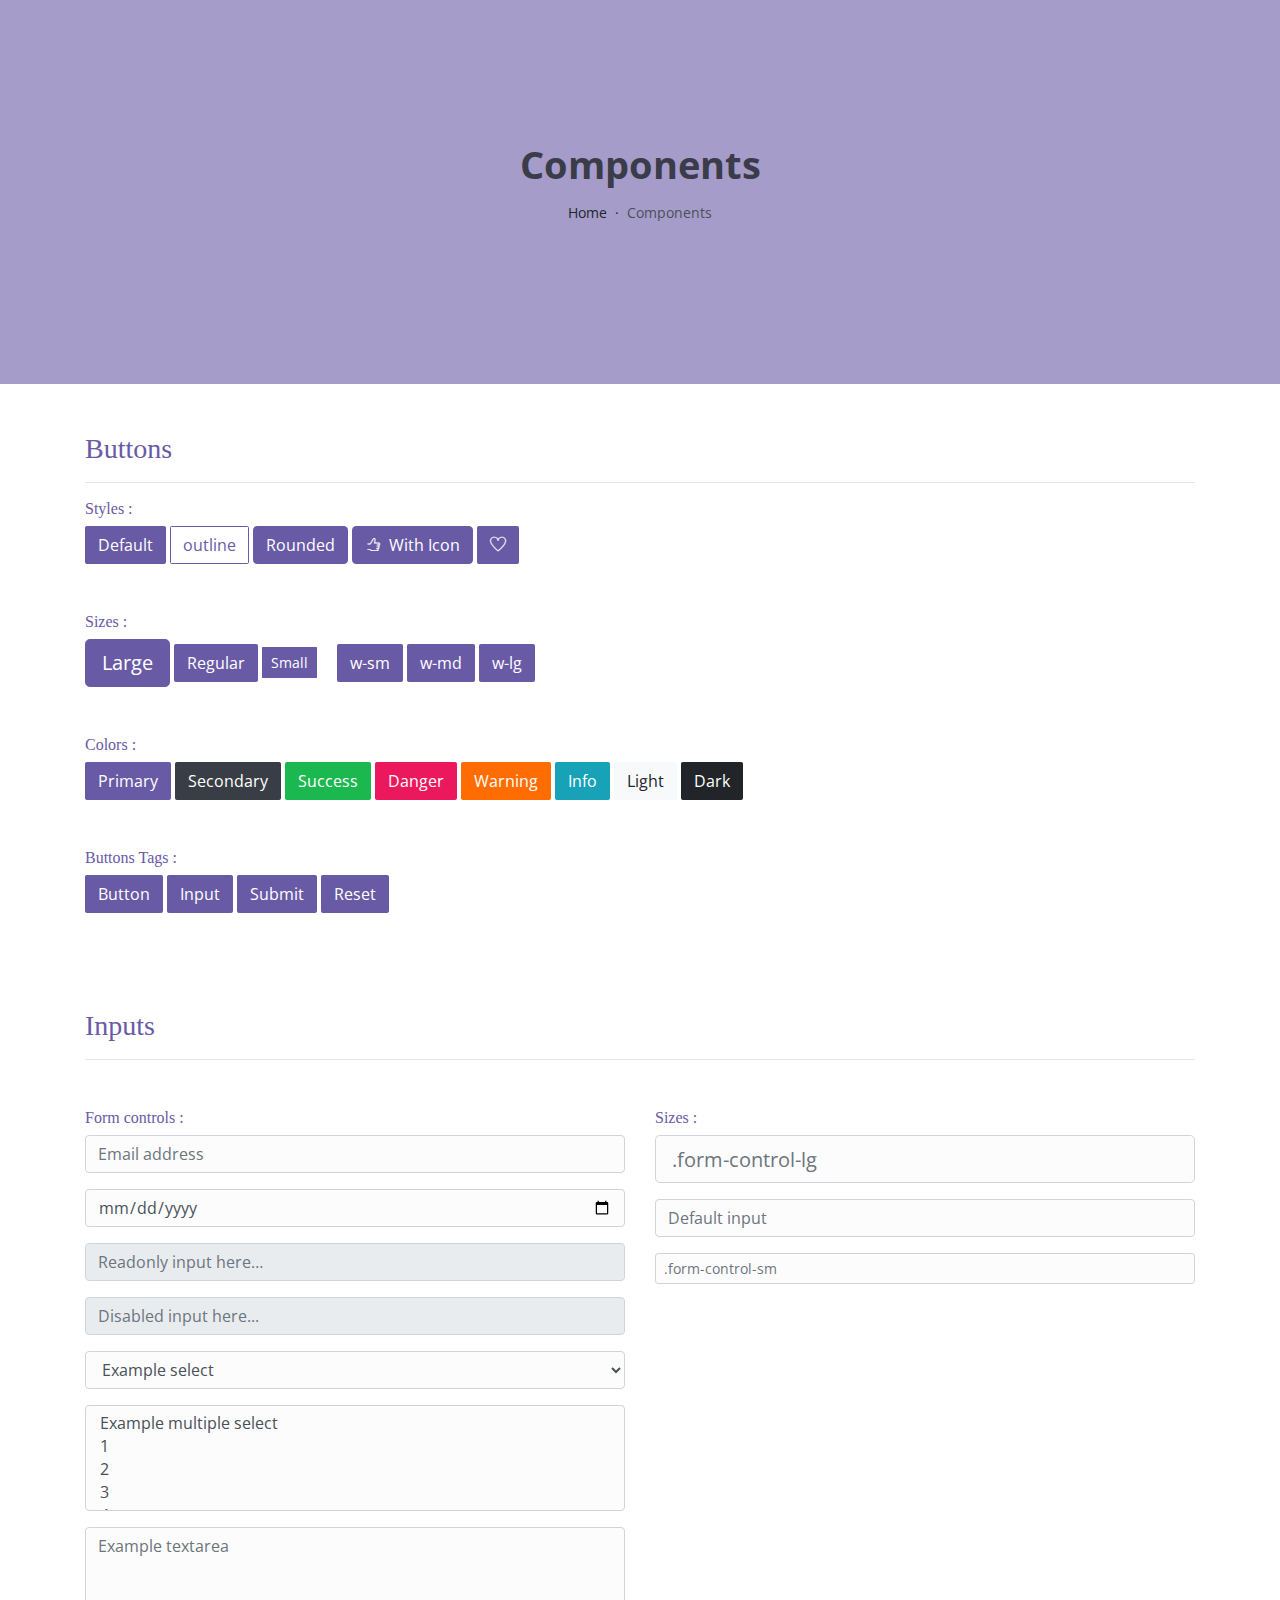
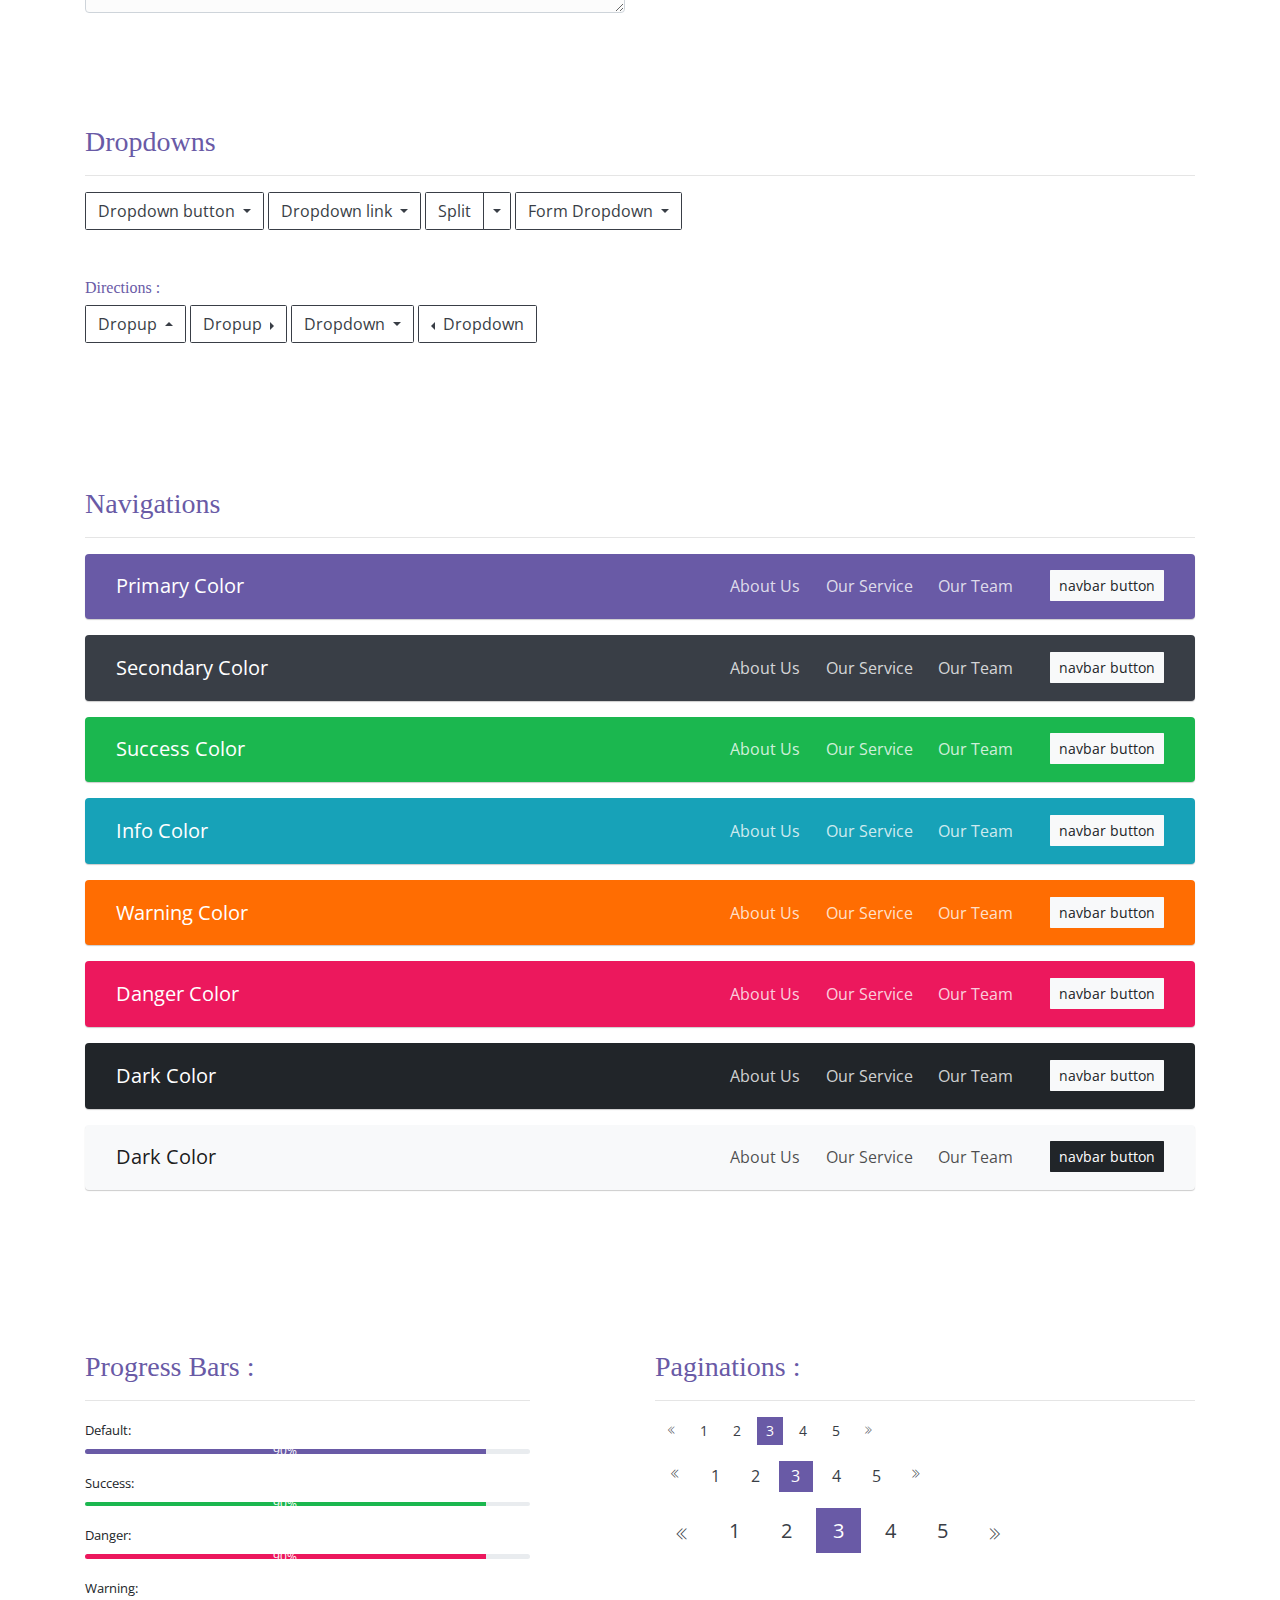
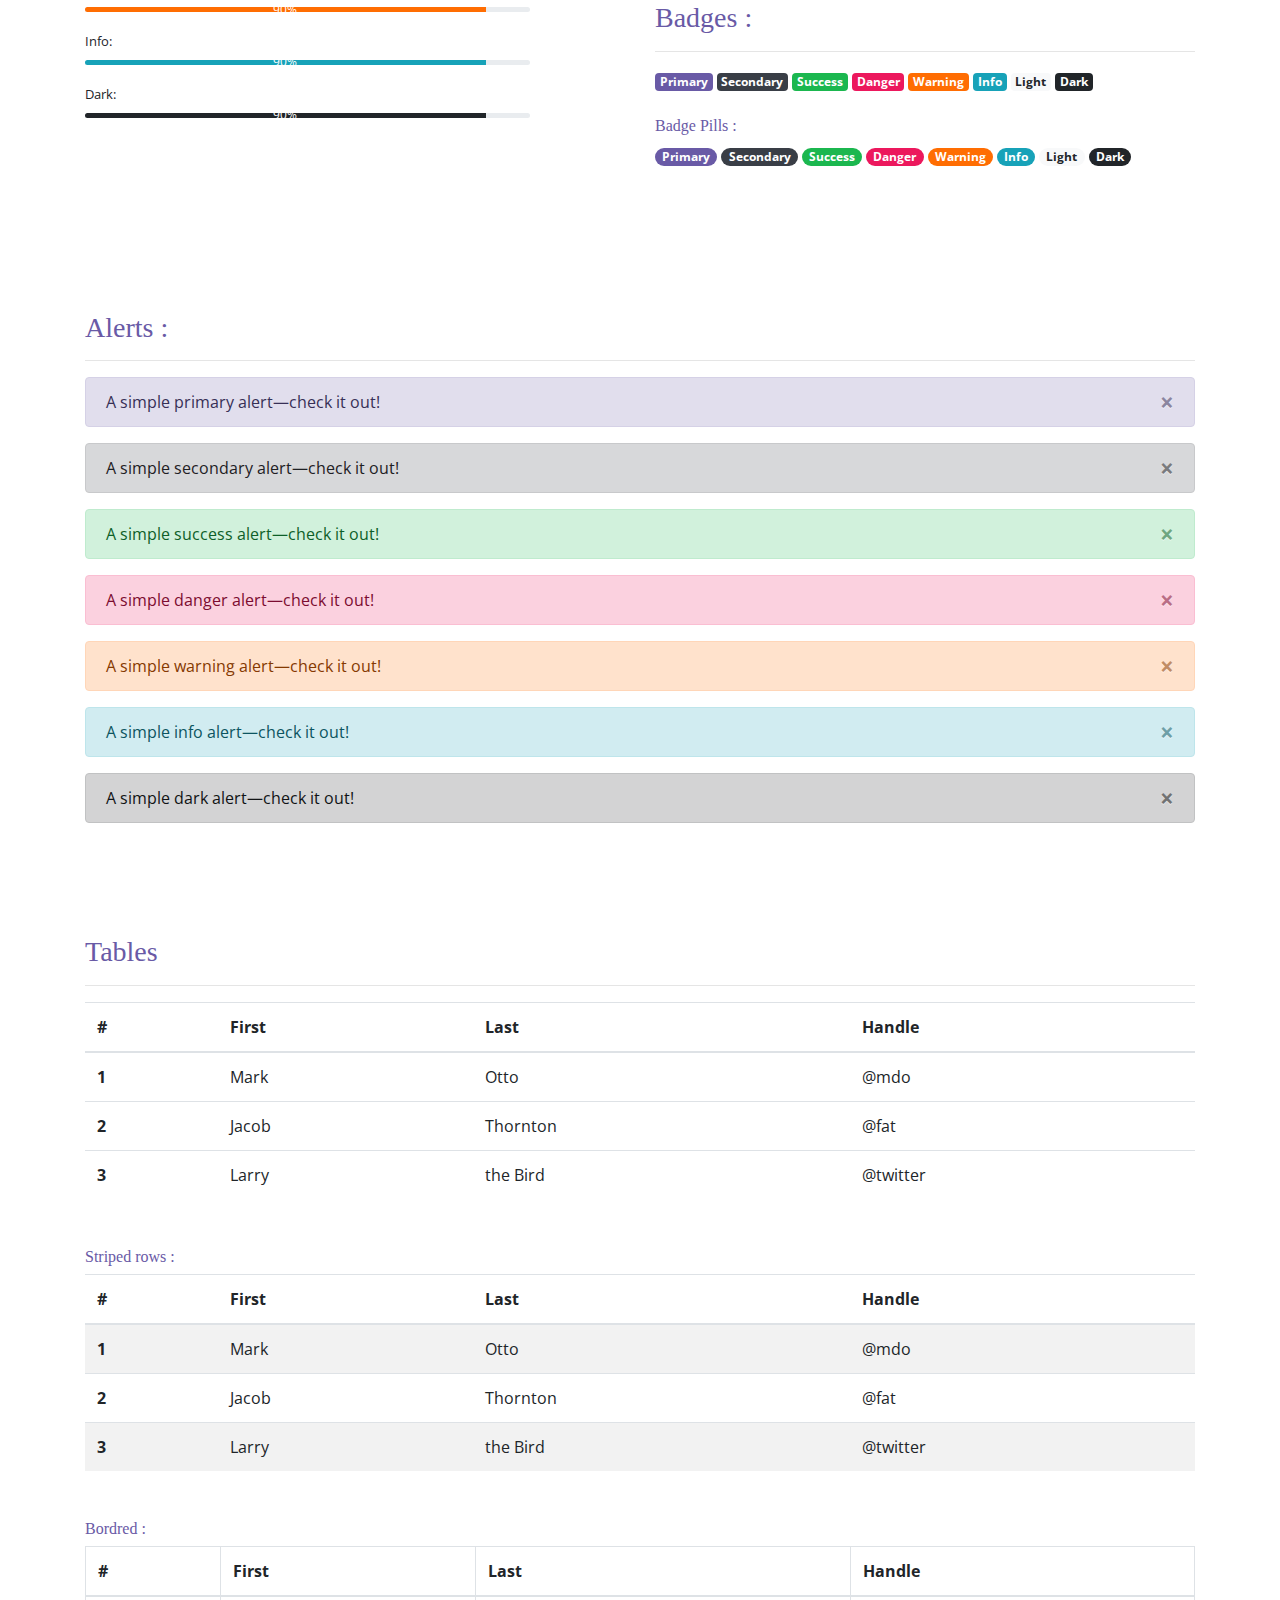
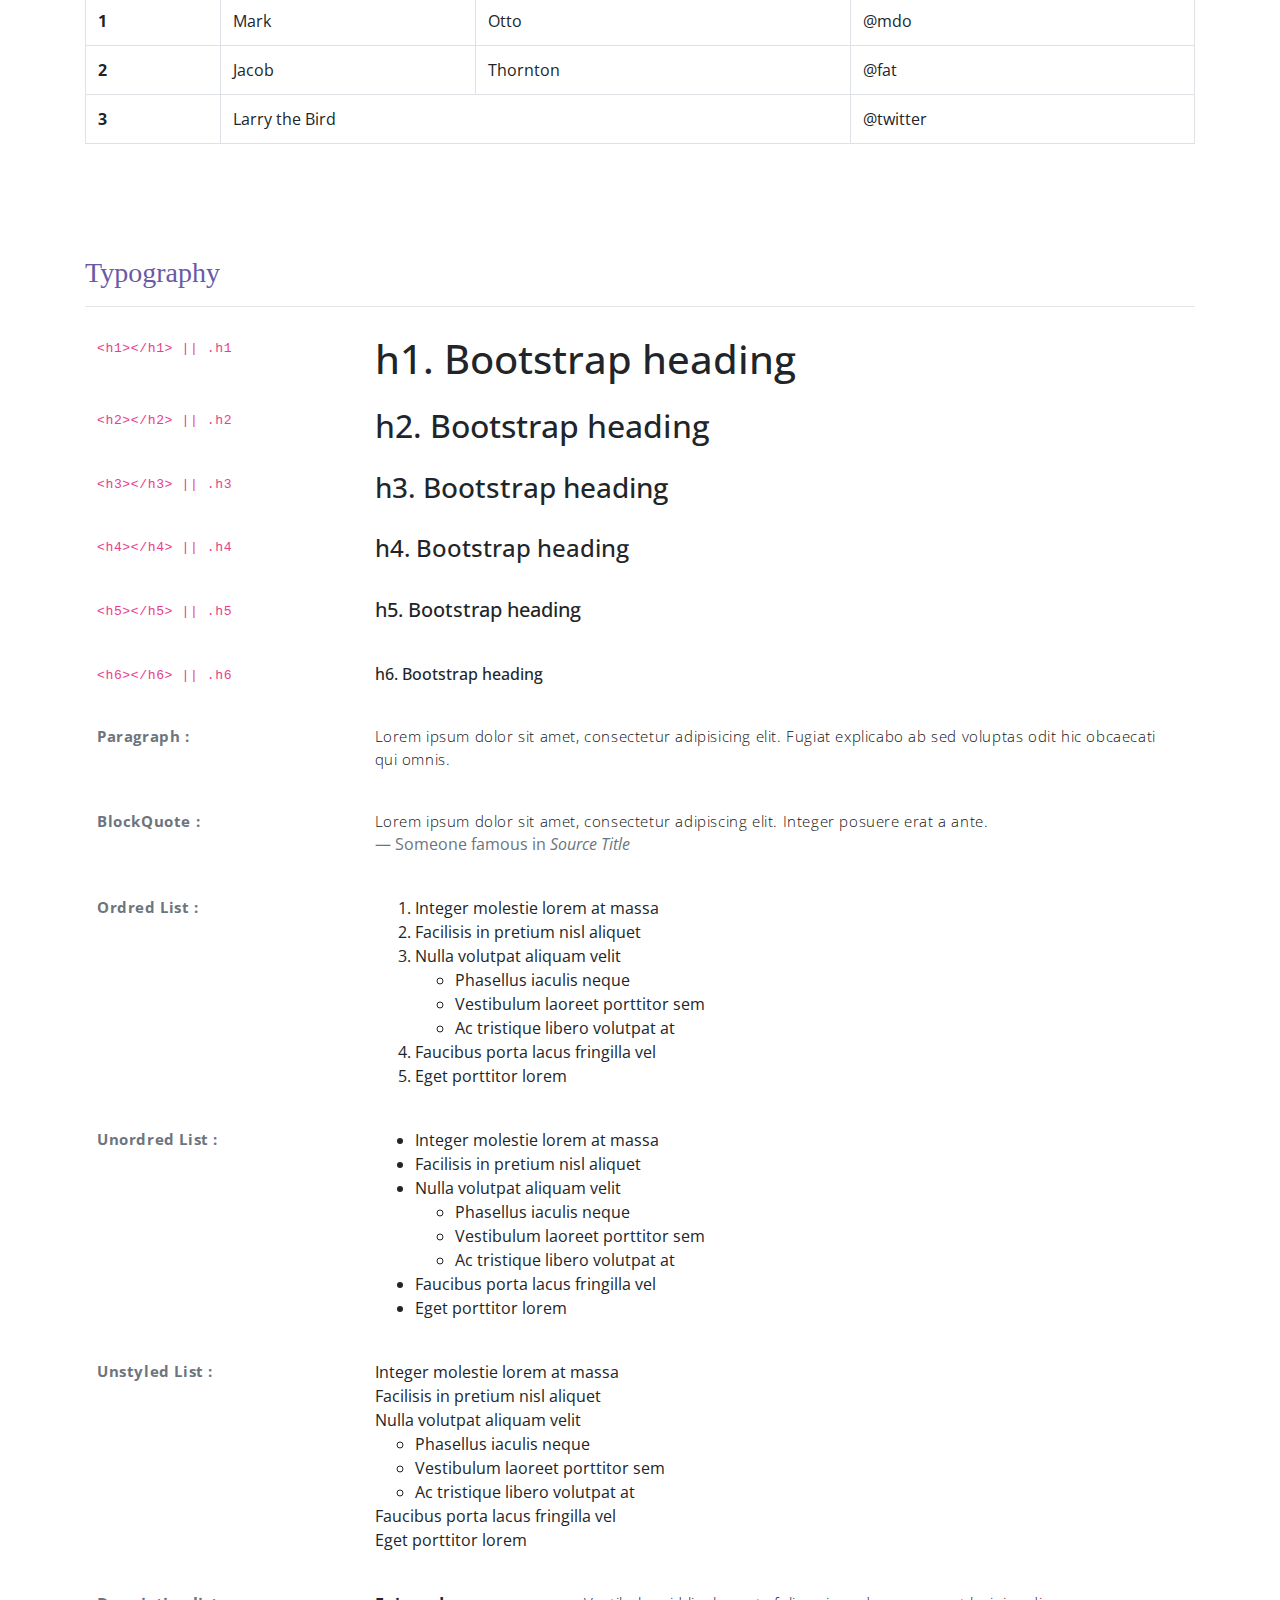
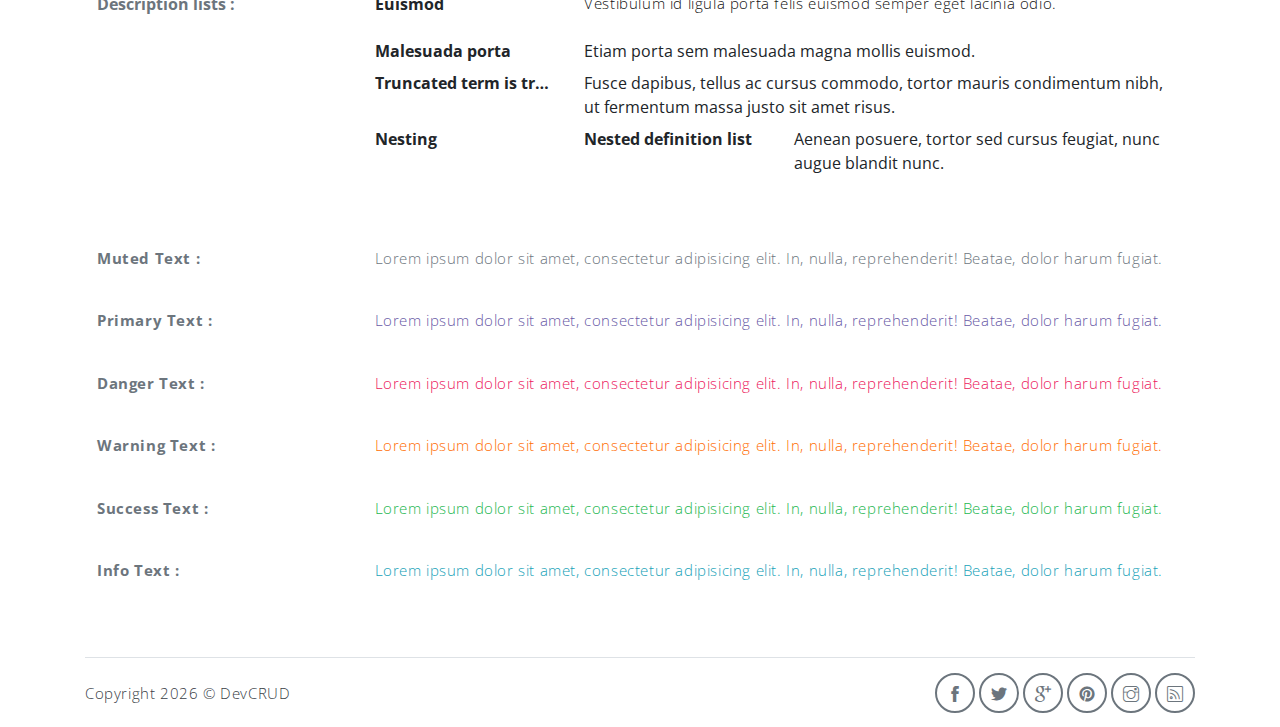
<file: components.html>
<!DOCTYPE html>
<html lang="en">
<head>
   <meta charset="utf-8">
   <meta name="viewport" content="width=device-width, initial-scale=1, shrink-to-fit=no">
   <meta name="description" content="Start your development with Meyawo landing page.">
   <meta name="author" content="Devcrud">
   <title>Meyawo Landing page | Components</title>
   <!-- font icons -->
   <link rel="stylesheet" href="assets/vendors/themify-icons/css/themify-icons.css">
   <!-- Bootstrap + Steller  -->
   <link rel="stylesheet" href="assets/css/meyawo.css">
</head>
<body>

   <!-- Page Header -->
   <header class="header header-mini"> 
      <div class="header-title">Components</div> 
      <nav aria-label="breadcrumb">
         <ol class="breadcrumb">
            <li class="breadcrumb-item"><a href="/">Home</a></li>
            <li class="breadcrumb-item active" aria-current="page">Components</li>
         </ol>
      </nav>
   </header> <!-- End Of Page Header -->

   <!-- main content -->
   <div class="container">

      <!-- Buttons -->
      <h3 class="mt-5">Buttons</h3>
      <hr>
      <h6 class="section-secondary-title">Styles :</h6>
      <button class="btn btn-primary">Default</button>
      <button class="btn btn-outline-primary">outline</button>
      <button class="btn btn-primary rounded">Rounded</button>
      <button class="btn btn-primary rounded"><i class="ti-thumb-up pr-1"></i> With Icon</button>
      <button class="btn btn-primary circle"><i class="ti-heart"></i></button>

      <h6 class="section-secondary-title mt-5">Sizes :</h6>
      <button class="btn btn-primary btn-lg">Large</button>
      <button class="btn btn-primary ">Regular</button>
      <button class="btn btn-primary btn-sm">Small</button>
      <button class="btn btn-primary w-sm ml-3">w-sm</button>
      <button class="btn btn-primary w-md">w-md</button>
      <button class="btn btn-primary w-lg">w-lg</button>

      <h6 class="section-secondary-title mt-5">Colors :</h6>          
      <button type="button" class="btn btn-primary">Primary</button>
      <button type="button" class="btn btn-secondary">Secondary</button>
      <button type="button" class="btn btn-success">Success</button>
      <button type="button" class="btn btn-danger">Danger</button>
      <button type="button" class="btn btn-warning">Warning</button>
      <button type="button" class="btn btn-info">Info</button>
      <button type="button" class="btn btn-light">Light</button>
      <button type="button" class="btn btn-dark">Dark</button>

      <h6 class="section-secondary-title mt-5">Buttons Tags :</h6>
      <button class="btn btn-primary" type="submit">Button</button>
      <input class="btn btn-primary" type="button" value="Input">
      <input class="btn btn-primary" type="submit" value="Submit">
      <input class="btn btn-primary" type="reset" value="Reset">
      
      <!-- devider -->
      <div class="py-5"></div>

      <!-- Inputs -->
      <h3>Inputs</h3>
      <hr>
      <div class="row mt-5">
         <div class="col-md-6">
            <h6 class="section-secondary-title">Form controls :</h6>        
            <div class="form-group">
               <input type="email" class="form-control" id="exampleFormControlInput1" placeholder="Email address">
            </div>
            <div class="form-group">
               <input type="date" class="form-control" id="exampleFormControlInput1" placeholder="Date">
            </div>
            <div class="form-group">
               <input class="form-control" type="text" placeholder="Readonly input here…" readonly>
            </div>
            <div class="form-group">
               <input class="form-control" id="disabledInput" type="text" placeholder="Disabled input here..." disabled>
            </div>
            <div class="form-group">
               <select class="form-control" id="exampleFormControlSelect1">
                  <option>Example select</option>
                  <option>1</option>
                  <option>2</option>
                  <option>3</option>
                  <option>4</option>
                  <option>5</option>
               </select>
            </div>
            <div class="form-group">
               <select multiple class="form-control" id="exampleFormControlSelect2">
                  <option>Example multiple select</option>
                  <option>1</option>
                  <option>2</option>
                  <option>3</option>
                  <option>4</option>
                  <option>5</option>
               </select>
            </div>
            <div class="form-group">
               <textarea class="form-control" id="exampleFormControlTextarea1" rows="3" placeholder="Example textarea"></textarea>
            </div>
         </div>
         <div class="col-md-6">
            <h6 class="section-secondary-title">Sizes :</h6>    
            <div class="form-group">
               <input class="form-control form-control-lg" type="text" placeholder=".form-control-lg">             
            </div>
            <div class="form-group">
               <input class="form-control" type="text" placeholder="Default input">
            </div>
            <div class="form-group">
               <input class="form-control form-control-sm" type="text" placeholder=".form-control-sm"> 
            </div>
         </div>
      </div> <!-- end of inputs -->   

      <!-- devider -->
      <div class="py-5"></div>             

      <!-- Dropdowns -->
      <h3 class="components-section-title font-weight-normal">Dropdowns</h3>
      <hr>
      <div class="dropdown d-inline-block">
         <button class="btn btn-outline-secondary dropdown-toggle" type="button" id="dropdownMenuButton" data-toggle="dropdown" aria-haspopup="true" aria-expanded="false">
         Dropdown button
         </button>
         <div class="dropdown-menu" aria-labelledby="dropdownMenuButton">
         <a class="dropdown-item" href="#">Action</a>
         <a class="dropdown-item" href="#">Another action</a>
         <a class="dropdown-item" href="#">Something else here</a>
         </div>
      </div>
      <div class="dropdown d-inline-block">
         <a class="btn btn-outline-secondary dropdown-toggle" href="#" role="button" id="dropdownMenuLink" data-toggle="dropdown" aria-haspopup="true" aria-expanded="false">
            Dropdown link
         </a>
         <div class="dropdown-menu" aria-labelledby="dropdownMenuLink">
            <a class="dropdown-item" href="#">Action</a>
            <a class="dropdown-item" href="#">Another action</a>
            <a class="dropdown-item" href="#">Something else here</a>
         </div>
      </div>
      <div class="btn-group">
         <button type="button" class="btn btn-outline-secondary">Split</button>
         <button type="button" class="btn btn-outline-secondary dropdown-toggle dropdown-toggle-split" data-toggle="dropdown" aria-haspopup="true" aria-expanded="false">
         <span class="sr-only">Toggle Dropdown</span>
         </button>
         <div class="dropdown-menu">
            <a class="dropdown-item" href="#">Action</a>
            <a class="dropdown-item" href="#">Another action</a>
            <a class="dropdown-item" href="#">Something else here</a>
            <div class="dropdown-divider"></div>
            <a class="dropdown-item" href="#">Separated link</a>
         </div>
      </div>
      <div class="btn-group">
         <button class="btn btn-outline-secondary dropdown-toggle" type="button" id="dropdownMenuButton" data-toggle="dropdown" aria-haspopup="true" aria-expanded="false">
            Form Dropdown
         </button>
         <div class="dropdown-menu form">
            <form class="px-4 py-3">
               <div class="form-group">
                  <input type="email" class="form-control" id="exampleDropdownFormEmail1" placeholder="email@example.com">
               </div>
               <div class="form-group">
                  <input type="password" class="form-control" id="exampleDropdownFormPassword1" placeholder="Password">
               </div>
               <div class="form-check mb-3">
                  <input type="checkbox" class="form-check-input" id="dropdownCheck">
                  <label class="form-check-label" for="dropdownCheck">
                     Remember me
                  </label>
               </div>
               <button type="submit" class="btn btn-primary btn-block">Sign in</button>
            </form>
            <div class="dropdown-divider"></div>
            <a class="dropdown-item" href="#"><small>New around here? Sign up</small></a>
            <a class="dropdown-item" href="#"><small>Forgot password?</small></a>
         </div>
      </div>       
      <h6 class="section-secondary-title mt-5">Directions :</h6>  
      <div class="btn-group dropup">
         <button type="button" class="btn btn-outline-secondary dropdown-toggle" data-toggle="dropdown" aria-haspopup="true" aria-expanded="false">
            Dropup
         </button>
         <div class="dropdown-menu">
            <a class="dropdown-item" href="#">Action</a>
            <a class="dropdown-item" href="#">Another action</a>
            <a class="dropdown-item" href="#">Something else here</a>
            <div class="dropdown-divider"></div>
            <a class="dropdown-item" href="#">Separated link</a>
         </div>
      </div>
      <div class="btn-group dropright">
         <button type="button" class="btn btn-outline-secondary dropdown-toggle" data-toggle="dropdown" aria-haspopup="true" aria-expanded="false">
            Dropup
         </button>
         <div class="dropdown-menu">
            <a class="dropdown-item" href="#">Action</a>
            <a class="dropdown-item" href="#">Another action</a>
            <a class="dropdown-item" href="#">Something else here</a>
            <div class="dropdown-divider"></div>
            <a class="dropdown-item" href="#">Separated link</a>
         </div>
      </div>
      <div class="btn-group">
         <button type="button" class="btn btn-outline-secondary dropdown-toggle" data-toggle="dropdown" aria-haspopup="true" aria-expanded="false">
            Dropdown
         </button>
         <div class="dropdown-menu">
            <a class="dropdown-item" href="#">Action</a>
            <a class="dropdown-item" href="#">Another action</a>
            <a class="dropdown-item" href="#">Something else here</a>
            <div class="dropdown-divider"></div>
            <a class="dropdown-item" href="#">Separated link</a>
         </div>
      </div>
      <div class="btn-group dropleft">
         <button type="button" class="btn btn-outline-secondary dropdown-toggle" data-toggle="dropdown" aria-haspopup="true" aria-expanded="false">
            Dropdown
         </button>
         <div class="dropdown-menu">
            <a class="dropdown-item" href="#">Action</a>
            <a class="dropdown-item" href="#">Another action</a>
            <a class="dropdown-item" href="#">Something else here</a>
            <div class="dropdown-divider"></div>
            <a class="dropdown-item" href="#">Separated link</a>
         </div>
      </div> <!-- end of Dropdowns -->  

      <!-- devider -->
      <div class="py-5"></div>   

      <!-- navbars -->
      <h3 class="components-section-title font-weight-normal mt-5">Navigations</h3>
      <hr>
      <nav class="navbar navbar-expand-sm navbar-dark bg-primary rounded shadow mb-3">
         <div class="container">
            <a class="navbar-brand" href="#">Primary Color</a>
            <button class="navbar-toggler ml-auto" type="button" data-toggle="collapse" data-target="#navbarSupportedContent" aria-controls="navbarSupportedContent" aria-expanded="false" aria-label="Toggle navigation">
            <span class="navbar-toggler-icon"></span>
            </button>
            <div class="collapse navbar-collapse" id="navbarSupportedContent">
               <ul class="navbar-nav ml-auto"> 
                  <li class="nav-item">
                     <a class="nav-link" href="#about">About Us</a>
                  </li>
                  <li class="nav-item">
                     <a class="nav-link" href="#service">Our Service</a>
                  </li>
                  <li class="nav-item">
                     <a class="nav-link" href="#team">Our Team</a>
                  </li>
                  <li class="nav-item">
                     <a href="#book-table" class="ml-4 mt-1 btn btn-light btn-sm">navbar button</a>
                  </li>
               </ul>                       
            </div>
         </div>
      </nav>
      <nav class="navbar navbar-expand-sm navbar-dark bg-secondary rounded shadow mb-3">
         <div class="container">
            <a class="navbar-brand" href="#">Secondary Color</a>
            <button class="navbar-toggler ml-auto" type="button" data-toggle="collapse" data-target="#navbarSupportedContent" aria-controls="navbarSupportedContent" aria-expanded="false" aria-label="Toggle navigation">
            <span class="navbar-toggler-icon"></span>
            </button>
            <div class="collapse navbar-collapse" id="navbarSupportedContent">
               <ul class="navbar-nav ml-auto"> 
                  <li class="nav-item">
                     <a class="nav-link" href="#about">About Us</a>
                  </li>
                  <li class="nav-item">
                     <a class="nav-link" href="#service">Our Service</a>
                  </li>
                  <li class="nav-item">
                     <a class="nav-link" href="#team">Our Team</a>
                  </li>
                  <li class="nav-item">
                     <a href="#book-table" class="ml-4 mt-1 btn btn-light btn-sm">navbar button</a>
                  </li>
               </ul>                       
            </div>
         </div>
      </nav>
      <nav class="navbar navbar-expand-sm navbar-dark bg-success rounded shadow mb-3">
         <div class="container">
            <a class="navbar-brand" href="#">Success Color</a>
            <button class="navbar-toggler ml-auto" type="button" data-toggle="collapse" data-target="#navbarSupportedContent" aria-controls="navbarSupportedContent" aria-expanded="false" aria-label="Toggle navigation">
            <span class="navbar-toggler-icon"></span>
            </button>
            <div class="collapse navbar-collapse" id="navbarSupportedContent">
               <ul class="navbar-nav ml-auto"> 
                  <li class="nav-item">
                     <a class="nav-link" href="#about">About Us</a>
                  </li>
                  <li class="nav-item">
                     <a class="nav-link" href="#service">Our Service</a>
                  </li>
                  <li class="nav-item">
                     <a class="nav-link" href="#team">Our Team</a>
                  </li>
                  <li class="nav-item">
                     <a href="#book-table" class="ml-4 mt-1 btn btn-light btn-sm">navbar button</a>
                  </li>
               </ul>                       
            </div>
         </div>
      </nav>
      <nav class="navbar navbar-expand-sm navbar-dark bg-info rounded shadow mb-3">
         <div class="container">
            <a class="navbar-brand" href="#">Info Color</a>
            <button class="navbar-toggler ml-auto" type="button" data-toggle="collapse" data-target="#navbarSupportedContent" aria-controls="navbarSupportedContent" aria-expanded="false" aria-label="Toggle navigation">
            <span class="navbar-toggler-icon"></span>
            </button>
            <div class="collapse navbar-collapse" id="navbarSupportedContent">
               <ul class="navbar-nav ml-auto"> 
                  <li class="nav-item">
                     <a class="nav-link" href="#about">About Us</a>
                  </li>
                  <li class="nav-item">
                     <a class="nav-link" href="#service">Our Service</a>
                  </li>
                  <li class="nav-item">
                     <a class="nav-link" href="#team">Our Team</a>
                  </li>
                  <li class="nav-item">
                     <a href="#book-table" class="ml-4 mt-1 btn btn-light btn-sm">navbar button</a>
                  </li>
               </ul>                       
            </div>
         </div>
      </nav>
      <nav class="navbar navbar-expand-sm navbar-dark bg-warning rounded shadow mb-3">
         <div class="container">
            <a class="navbar-brand" href="#">Warning Color</a>
            <button class="navbar-toggler ml-auto" type="button" data-toggle="collapse" data-target="#navbarSupportedContent" aria-controls="navbarSupportedContent" aria-expanded="false" aria-label="Toggle navigation">
            <span class="navbar-toggler-icon"></span>
            </button>
            <div class="collapse navbar-collapse" id="navbarSupportedContent">
               <ul class="navbar-nav ml-auto"> 
                  <li class="nav-item">
                     <a class="nav-link" href="#about">About Us</a>
                  </li>
                  <li class="nav-item">
                     <a class="nav-link" href="#service">Our Service</a>
                  </li>
                  <li class="nav-item">
                     <a class="nav-link" href="#team">Our Team</a>
                  </li>
                  <li class="nav-item">
                     <a href="#book-table" class="ml-4 mt-1 btn btn-light btn-sm">navbar button</a>
                  </li>
               </ul>                       
            </div>
         </div>
      </nav>
      <nav class="navbar navbar-expand-sm navbar-dark bg-danger rounded shadow mb-3">
         <div class="container">
            <a class="navbar-brand" href="#">Danger Color</a>
            <button class="navbar-toggler ml-auto" type="button" data-toggle="collapse" data-target="#navbarSupportedContent" aria-controls="navbarSupportedContent" aria-expanded="false" aria-label="Toggle navigation">
            <span class="navbar-toggler-icon"></span>
            </button>
            <div class="collapse navbar-collapse" id="navbarSupportedContent">
               <ul class="navbar-nav ml-auto"> 
                  <li class="nav-item">
                     <a class="nav-link" href="#about">About Us</a>
                  </li>
                  <li class="nav-item">
                     <a class="nav-link" href="#service">Our Service</a>
                  </li>
                  <li class="nav-item">
                     <a class="nav-link" href="#team">Our Team</a>
                  </li>
                  <li class="nav-item">
                     <a href="#book-table" class="ml-4 mt-1 btn btn-light btn-sm">navbar button</a>
                  </li>
               </ul>                       
            </div>
         </div>
      </nav>
      <nav class="navbar navbar-expand-sm navbar-dark bg-dark rounded shadow mb-3">
         <div class="container">
            <a class="navbar-brand" href="#">Dark Color</a>
            <button class="navbar-toggler ml-auto" type="button" data-toggle="collapse" data-target="#navbarSupportedContent" aria-controls="navbarSupportedContent" aria-expanded="false" aria-label="Toggle navigation">
            <span class="navbar-toggler-icon"></span>
            </button>
            <div class="collapse navbar-collapse" id="navbarSupportedContent">
               <ul class="navbar-nav ml-auto"> 
                  <li class="nav-item">
                     <a class="nav-link" href="#about">About Us</a>
                  </li>
                  <li class="nav-item">
                     <a class="nav-link" href="#service">Our Service</a>
                  </li>
                  <li class="nav-item">
                     <a class="nav-link" href="#team">Our Team</a>
                  </li>
                  <li class="nav-item">
                     <a href="#book-table" class="ml-4 mt-1 btn btn-light btn-sm">navbar button</a>
                  </li>
               </ul>                       
            </div>
         </div>
      </nav>
      <nav class="navbar navbar-expand-sm navbar-light bg-light rounded shadow mb-3">
         <div class="container">
            <a class="navbar-brand" href="#">Dark Color</a>
            <button class="navbar-toggler ml-auto" type="button" data-toggle="collapse" data-target="#navbarSupportedContent" aria-controls="navbarSupportedContent" aria-expanded="false" aria-label="Toggle navigation">
            <span class="navbar-toggler-icon"></span>
            </button>
            <div class="collapse navbar-collapse" id="navbarSupportedContent">
               <ul class="navbar-nav ml-auto"> 
                  <li class="nav-item">
                     <a class="nav-link" href="#about">About Us</a>
                  </li>
                  <li class="nav-item">
                     <a class="nav-link" href="#service">Our Service</a>
                  </li>
                  <li class="nav-item">
                     <a class="nav-link" href="#team">Our Team</a>
                  </li>
                  <li class="nav-item">
                     <a href="#book-table" class="ml-4 mt-1 btn btn-dark btn-sm">navbar button</a>
                  </li>
               </ul>                       
            </div>
         </div>
      </nav>
      <!-- End of navbars -->

      <!-- devider -->
      <div class="py-5"></div>   
      
      <!-- progress bars -->
      <div class="row justify-content-between">
         <div class="col-md-5">
            <h3 class="components-section-title font-weight-normal mt-5">Progress Bars :</h3>
            <hr>
            <small>Default: </small>
            <div class="progress mt-2 mb-3">
               <div class="progress-bar" role="progressbar" style="width: 90%" aria-valuenow="25" aria-valuemin="0" aria-valuemax="100"><span>90%</span></div>
            </div>
            <small>Success:</small>
            <div class="progress mt-2 mb-3">
               <div class="progress-bar bg-success" role="progressbar" style="width: 90%" aria-valuenow="25" aria-valuemin="0" aria-valuemax="100"><span>90%</span></div>
            </div>
            <small>Danger:</small>
            <div class="progress mt-2 mb-3">
               <div class="progress-bar bg-danger" role="progressbar" style="width: 90%" aria-valuenow="25" aria-valuemin="0" aria-valuemax="100"><span>90%</span></div>
            </div>
            <small>Warning:</small>
            <div class="progress mt-2 mb-3">
               <div class="progress-bar bg-warning" role="progressbar" style="width: 90%" aria-valuenow="25" aria-valuemin="0" aria-valuemax="100"><span>90%</span></div>
            </div>
            <small>Info:</small>
            <div class="progress mt-2 mb-3">
               <div class="progress-bar bg-info" role="progressbar" style="width: 90%" aria-valuenow="25" aria-valuemin="0" aria-valuemax="100"><span>90%</span></div>
            </div>
            <small>Dark:</small>
            <div class="progress mt-2 mb-3">
               <div class="progress-bar bg-dark" role="progressbar" style="width: 90%" aria-valuenow="25" aria-valuemin="0" aria-valuemax="100"><span>90%</span></div>
            </div>
         </div>
         <div class="col-md-6">
            <h3 class="components-section-title font-weight-normal mt-5">Paginations :</h3>
            <hr>
            <nav aria-label="Page navigation example">
               <ul class="pagination pagination-sm">
                  <li class="page-item"><a class="page-link" href="#"><i class="ti-angle-double-left"></i></a></li>
                  <li class="page-item"><a class="page-link" href="#">1</a></li>
                  <li class="page-item"><a class="page-link" href="#">2</a></li>
                  <li class="page-item active"><a class="page-link" href="#">3</a></li>
                  <li class="page-item"><a class="page-link" href="#">4</a></li>
                  <li class="page-item"><a class="page-link" href="#">5</a></li>
                  <li class="page-item"><a class="page-link" href="#"><i class="ti-angle-double-right"></i></a></li>
               </ul>
            </nav>
            <nav aria-label="Page navigation example">
               <ul class="pagination">
               <li class="page-item"><a class="page-link" href="#"><i class="ti-angle-double-left"></i></a></li>
                  <li class="page-item"><a class="page-link" href="#">1</a></li>
                  <li class="page-item"><a class="page-link" href="#">2</a></li>
                  <li class="page-item active"><a class="page-link" href="#">3</a></li>
                  <li class="page-item"><a class="page-link" href="#">4</a></li>
                  <li class="page-item"><a class="page-link" href="#">5</a></li>
                  <li class="page-item"><a class="page-link" href="#"><i class="ti-angle-double-right"></i></a></li>
               </ul>
            </nav>
            <nav aria-label="Page navigation example">
               <ul class="pagination pagination-lg">
                  <li class="page-item"><a class="page-link" href="#"><i class="ti-angle-double-left"></i></a></li>
                  <li class="page-item"><a class="page-link" href="#">1</a></li>
                  <li class="page-item"><a class="page-link" href="#">2</a></li>
                  <li class="page-item active"><a class="page-link" href="#">3</a></li>
                  <li class="page-item"><a class="page-link" href="#">4</a></li>
                  <li class="page-item"><a class="page-link" href="#">5</a></li>
                  <li class="page-item"><a class="page-link" href="#"><i class="ti-angle-double-right"></i></a></li>
               </ul>
            </nav>

            <!-- Badges -->
            <h3 class="components-section-title font-weight-normal mt-5">Badges :</h3>
            <hr>
            <span class="badge badge-primary">Primary</span>
            <span class="badge badge-secondary">Secondary</span>
            <span class="badge badge-success">Success</span>
            <span class="badge badge-danger">Danger</span>
            <span class="badge badge-warning">Warning</span>
            <span class="badge badge-info">Info</span>
            <span class="badge badge-light">Light</span>
            <span class="badge badge-dark">Dark</span>
            <h6 class="section-secondary-title mt-4 mb-2">Badge Pills :</h6>
            <span class="badge badge-pill badge-primary">Primary</span>
            <span class="badge badge-pill badge-secondary">Secondary</span>
            <span class="badge badge-pill badge-success">Success</span>
            <span class="badge badge-pill badge-danger">Danger</span>
            <span class="badge badge-pill badge-warning">Warning</span>
            <span class="badge badge-pill badge-info">Info</span>
            <span class="badge badge-pill badge-light">Light</span>
            <span class="badge badge-pill badge-dark">Dark</span>
         </div>
      </div> <!-- End of Progress bars -->

      <!-- devider -->
      <div class="py-5"></div>  

      <!-- Alerts -->
      <h3 class="components-section-title font-weight-normal mt-5">Alerts :</h3>
      <hr>
      <div class="alert alert-primary alert-dismissible fade show" role="alert">
         A simple primary alert—check it out!
         <button type="button" class="close" data-dismiss="alert" aria-label="Close">
            <span aria-hidden="true">&times;</span>
         </button>
      </div>
      <div class="alert alert-secondary alert-dismissible fade show" role="alert">
         A simple secondary alert—check it out!
         <button type="button" class="close" data-dismiss="alert" aria-label="Close">
            <span aria-hidden="true">&times;</span>
         </button>
      </div>
      <div class="alert alert-success alert-dismissible fade show" role="alert">
         A simple success alert—check it out!
         <button type="button" class="close" data-dismiss="alert" aria-label="Close">
            <span aria-hidden="true">&times;</span>
         </button>
      </div>
      <div class="alert alert-danger alert-dismissible fade show" role="alert">
         A simple danger alert—check it out!
         <button type="button" class="close" data-dismiss="alert" aria-label="Close">
            <span aria-hidden="true">&times;</span>
         </button>
      </div>
      <div class="alert alert-warning alert-dismissible fade show" role="alert">
         A simple warning alert—check it out!
         <button type="button" class="close" data-dismiss="alert" aria-label="Close">
            <span aria-hidden="true">&times;</span>
         </button>
      </div>
      <div class="alert alert-info alert-dismissible fade show" role="alert">
         A simple info alert—check it out!
         <button type="button" class="close" data-dismiss="alert" aria-label="Close">
            <span aria-hidden="true">&times;</span>
         </button>
      </div>
      <div class="alert alert-dark alert-dismissible fade show" role="alert">
         A simple dark alert—check it out!
         <button type="button" class="close" data-dismiss="alert" aria-label="Close">
            <span aria-hidden="true">&times;</span>
         </button>
      </div>
      <!-- end of alerts -->

      <!-- devider -->
      <div class="py-5"></div> 
   
      <!-- tables -->
      <h3 class="components-section-title">Tables</h3>
      <hr>
      <table class="table">
         <thead>
            <tr>
               <th scope="col">#</th>
               <th scope="col">First</th>
               <th scope="col">Last</th>
               <th scope="col">Handle</th>
            </tr>
         </thead>
         <tbody>
            <tr>
               <th scope="row">1</th>
               <td>Mark</td>
               <td>Otto</td>
               <td>@mdo</td>
            </tr>
            <tr>
               <th scope="row">2</th>
               <td>Jacob</td>
               <td>Thornton</td>
               <td>@fat</td>
            </tr>
            <tr>
               <th scope="row">3</th>
               <td>Larry</td>
               <td>the Bird</td>
               <td>@twitter</td>
            </tr>
         </tbody>
      </table>

      <h6 class="section-secondary-title mt-5">Striped rows :</h6>
      <table class="table table-striped">
         <thead>
            <tr>
               <th scope="col">#</th>
               <th scope="col">First</th>
               <th scope="col">Last</th>
               <th scope="col">Handle</th>
            </tr>
         </thead>
         <tbody>
            <tr>
               <th scope="row">1</th>
               <td>Mark</td>
               <td>Otto</td>
               <td>@mdo</td>
            </tr>
            <tr>
               <th scope="row">2</th>
               <td>Jacob</td>
               <td>Thornton</td>
               <td>@fat</td>
            </tr>
            <tr>
               <th scope="row">3</th>
               <td>Larry</td>
               <td>the Bird</td>
               <td>@twitter</td>
            </tr>
         </tbody>
      </table>

      <h6 class="section-secondary-title mt-5">Bordred :</h6>
      <table class="table table-bordered">
         <thead>
            <tr>
               <th scope="col">#</th>
               <th scope="col">First</th>
               <th scope="col">Last</th>
               <th scope="col">Handle</th>
            </tr>
         </thead>
         <tbody>
            <tr>
               <th scope="row">1</th>
               <td>Mark</td>
               <td>Otto</td>
               <td>@mdo</td>
            </tr>
            <tr>
               <th scope="row">2</th>
               <td>Jacob</td>
               <td>Thornton</td>
               <td>@fat</td>
            </tr>
            <tr>
               <th scope="row">3</th>
               <td colspan="2">Larry the Bird</td>
               <td>@twitter</td>
            </tr>
         </tbody>
      </table>
      <!-- end of tables -->

      <!-- devider -->
      <div class="py-5"></div> 

      <!-- typography -->
      <h3 class="components-section-title">Typography</h3>
      <hr>
      <table class="table table-borderless v-align-center">
         <tbody>
            <tr>
               <td>
                  <p><code class="highlighter-rouge">&lt;h1&gt;&lt;/h1&gt; || .h1</code></p>
               </td>
               <td class="w-75"><span class="h1">h1. Bootstrap heading</span></td>
            </tr>
            <tr>
               <td>
                  <p><code class="highlighter-rouge">&lt;h2&gt;&lt;/h2&gt; || .h2</code></p>
               </td>
               <td><span class="h2">h2. Bootstrap heading</span></td>
            </tr>
            <tr>
               <td>
                  <p><code class="highlighter-rouge">&lt;h3&gt;&lt;/h3&gt; || .h3</code></p>
               </td>
               <td><span class="h3">h3. Bootstrap heading</span></td>
            </tr>
            <tr>
               <td>
                  <p><code class="highlighter-rouge">&lt;h4&gt;&lt;/h4&gt; || .h4</code></p>
               </td>
               <td><span class="h4">h4. Bootstrap heading</span></td>
            </tr>
            <tr>
               <td>
                  <p><code class="highlighter-rouge">&lt;h5&gt;&lt;/h5&gt; || .h5</code></p>
               </td>
               <td><span class="h5">h5. Bootstrap heading</span></td>
            </tr>
            <tr>
               <td>
                  <p><code class="highlighter-rouge">&lt;h6&gt;&lt;/h6&gt; || .h6</code></p>
               </td>
               <td><span class="h6">h6. Bootstrap heading</span></td>
            </tr>
            <tr>
               <td>
                  <p class="font-weight-bold text-muted">Paragraph :</p>
               </td>
               <td><p>Lorem ipsum dolor sit amet, consectetur adipisicing elit. Fugiat explicabo ab sed voluptas odit hic obcaecati qui omnis.</p></td>
            </tr>
            <tr>
               <td>
                  <p class="font-weight-bold text-muted">BlockQuote :</p>
               </td>
               <td>
                  <blockquote class="blockquote">
                     <p class="mb-0">Lorem ipsum dolor sit amet, consectetur adipiscing elit. Integer posuere erat a ante.</p>
                     <footer class="blockquote-footer">Someone famous in <cite title="Source Title">Source Title</cite></footer>
                  </blockquote>
               </td>
            </tr>

            <tr>
               <td><p class="font-weight-bold text-muted">Ordred List :</p></td>
               <td>
                  <ol>
                     <li>Integer molestie lorem at massa</li>
                     <li>Facilisis in pretium nisl aliquet</li>
                     <li>Nulla volutpat aliquam velit
                        <ul>
                           <li>Phasellus iaculis neque</li>
                           <li>Vestibulum laoreet porttitor sem</li>
                           <li>Ac tristique libero volutpat at</li>
                        </ul>
                     </li>
                     <li>Faucibus porta lacus fringilla vel</li>
                     <li>Eget porttitor lorem</li>
                  </ol>
               </td>
            </tr>
            <tr>
               <td><p class="font-weight-bold text-muted">Unordred List :</p></td>
               <td>
                  <ul >
                     <li>Integer molestie lorem at massa</li>
                     <li>Facilisis in pretium nisl aliquet</li>
                     <li>Nulla volutpat aliquam velit
                        <ul>
                           <li>Phasellus iaculis neque</li>
                           <li>Vestibulum laoreet porttitor sem</li>
                           <li>Ac tristique libero volutpat at</li>
                        </ul>
                     </li>
                     <li>Faucibus porta lacus fringilla vel</li>
                     <li>Eget porttitor lorem</li>
                  </ul>
               </td>
            </tr>
            <tr>
               <td><p class="font-weight-bold text-muted">Unstyled List :</p></td>
               <td>
                  <ul class="list-unstyled">
                     <li>Integer molestie lorem at massa</li>
                     <li>Facilisis in pretium nisl aliquet</li>
                     <li>Nulla volutpat aliquam velit
                        <ul>
                           <li>Phasellus iaculis neque</li>
                           <li>Vestibulum laoreet porttitor sem</li>
                           <li>Ac tristique libero volutpat at</li>
                        </ul>
                     </li>
                     <li>Faucibus porta lacus fringilla vel</li>
                     <li>Eget porttitor lorem</li>
                  </ul>
               </td>
            </tr>
            <tr>
               <td class="font-weight-bold text-muted">Description lists : </td>
               <td>
                  <dl class="row">
                     <dt class="col-sm-3">Euismod</dt>
                     <dd class="col-sm-9">
                        <p>Vestibulum id ligula porta felis euismod semper eget lacinia odio.</p>
                     </dd>

                     <dt class="col-sm-3">Malesuada porta</dt>
                     <dd class="col-sm-9">Etiam porta sem malesuada magna mollis euismod.</dd>

                     <dt class="col-sm-3 text-truncate">Truncated term is truncated</dt>
                     <dd class="col-sm-9">Fusce dapibus, tellus ac cursus commodo, tortor mauris condimentum nibh, ut fermentum massa justo sit amet risus.</dd>

                     <dt class="col-sm-3">Nesting</dt>
                     <dd class="col-sm-9">
                        <dl class="row">
                           <dt class="col-sm-4">Nested definition list</dt>
                           <dd class="col-sm-8">Aenean posuere, tortor sed cursus feugiat, nunc augue blandit nunc.</dd>
                        </dl>
                     </dd>
                  </dl>
               </td>
            </tr>
            <tr>
               <td>
                  <p class="font-weight-bold text-muted">Muted Text :</p>
               </td>
               <td>
                  <p class="text-muted">Lorem ipsum dolor sit amet, consectetur adipisicing elit. In, nulla, reprehenderit! Beatae, dolor harum fugiat.</p>
               </td>
            </tr>
            <tr>
               <td>
                  <p class="font-weight-bold text-muted">Primary Text :</p>
               </td>
               <td>
                  <p class="text-primary">Lorem ipsum dolor sit amet, consectetur adipisicing elit. In, nulla, reprehenderit! Beatae, dolor harum fugiat.</p>
               </td>
            </tr>
            <tr>
               <td>
                  <p class="font-weight-bold text-muted">Danger Text :</p>
               </td>
               <td>
                  <p class="text-danger">Lorem ipsum dolor sit amet, consectetur adipisicing elit. In, nulla, reprehenderit! Beatae, dolor harum fugiat.</p>
               </td>
            </tr>
            <tr>
               <td>
                  <p class="font-weight-bold text-muted">Warning Text :</p>
               </td>
               <td>
                  <p class="text-warning">Lorem ipsum dolor sit amet, consectetur adipisicing elit. In, nulla, reprehenderit! Beatae, dolor harum fugiat.</p>
               </td>
            </tr>
            <tr>
               <td>
                  <p class="font-weight-bold text-muted">Success Text :</p>
               </td>
               <td>
                  <p class="text-success">Lorem ipsum dolor sit amet, consectetur adipisicing elit. In, nulla, reprehenderit! Beatae, dolor harum fugiat.</p>
               </td>
            </tr>
            <tr>
               <td>
                  <p class="font-weight-bold text-muted">Info Text :</p>
               </td>
               <td>
                  <p class="text-info">Lorem ipsum dolor sit amet, consectetur adipisicing elit. In, nulla, reprehenderit! Beatae, dolor harum fugiat.</p>
               </td>
            </tr>
         </tbody>
      </table>
   </div>
   <!-- end of typography -->

   <!-- footer -->
    <div class="container mt-5">
        <footer class="footer">       
            <p class="mb-0">Copyright <script>document.write(new Date().getFullYear())</script> &copy; <a href="http://www.devcrud.com">DevCRUD</a></p>
            <div class="social-links text-right m-auto ml-sm-auto">
                <a href="javascript:void(0)" class="link"><i class="ti-facebook"></i></a>
                <a href="javascript:void(0)" class="link"><i class="ti-twitter-alt"></i></a>
                <a href="javascript:void(0)" class="link"><i class="ti-google"></i></a>
                <a href="javascript:void(0)" class="link"><i class="ti-pinterest-alt"></i></a>
                <a href="javascript:void(0)" class="link"><i class="ti-instagram"></i></a>
                <a href="javascript:void(0)" class="link"><i class="ti-rss"></i></a>
            </div>
        </footer>
    </div> <!-- end of page footer -->
   
   <!-- core  -->
   <script src="assets/vendors/jquery/jquery-3.4.1.js"></script>
   <script src="assets/vendors/bootstrap/bootstrap.bundle.js"></script>

</body>
</html>
</file>
<file: assets/vendors/themify-icons/css/themify-icons.css>
@font-face {
	font-family: 'themify';
	src:url("../fonts/themify.eot?-fvbane");
	src:url("../fonts/themify.eot?#iefix-fvbane") format("embedded-opentype"),
		url("../fonts/themify.woff?-fvbane") format("woff"),
		url("../fonts/themify.ttf?-fvbane") format("truetype"),
		url("../fonts/themify.svg?-fvbane#themify") format("svg");
	font-weight: normal;
	font-style: normal;
}

[class^="ti-"], [class*=" ti-"] {
	font-family: 'themify';
	speak: none;
	font-style: normal;
	font-weight: normal;
	font-variant: normal;
	text-transform: none;
	line-height: 1;

	/* Better Font Rendering =========== */
	-webkit-font-smoothing: antialiased;
	-moz-osx-font-smoothing: grayscale;
}

.ti-wand:before {
	content: "\e600";
}
.ti-volume:before {
	content: "\e601";
}
.ti-user:before {
	content: "\e602";
}
.ti-unlock:before {
	content: "\e603";
}
.ti-unlink:before {
	content: "\e604";
}
.ti-trash:before {
	content: "\e605";
}
.ti-thought:before {
	content: "\e606";
}
.ti-target:before {
	content: "\e607";
}
.ti-tag:before {
	content: "\e608";
}
.ti-tablet:before {
	content: "\e609";
}
.ti-star:before {
	content: "\e60a";
}
.ti-spray:before {
	content: "\e60b";
}
.ti-signal:before {
	content: "\e60c";
}
.ti-shopping-cart:before {
	content: "\e60d";
}
.ti-shopping-cart-full:before {
	content: "\e60e";
}
.ti-settings:before {
	content: "\e60f";
}
.ti-search:before {
	content: "\e610";
}
.ti-zoom-in:before {
	content: "\e611";
}
.ti-zoom-out:before {
	content: "\e612";
}
.ti-cut:before {
	content: "\e613";
}
.ti-ruler:before {
	content: "\e614";
}
.ti-ruler-pencil:before {
	content: "\e615";
}
.ti-ruler-alt:before {
	content: "\e616";
}
.ti-bookmark:before {
	content: "\e617";
}
.ti-bookmark-alt:before {
	content: "\e618";
}
.ti-reload:before {
	content: "\e619";
}
.ti-plus:before {
	content: "\e61a";
}
.ti-pin:before {
	content: "\e61b";
}
.ti-pencil:before {
	content: "\e61c";
}
.ti-pencil-alt:before {
	content: "\e61d";
}
.ti-paint-roller:before {
	content: "\e61e";
}
.ti-paint-bucket:before {
	content: "\e61f";
}
.ti-na:before {
	content: "\e620";
}
.ti-mobile:before {
	content: "\e621";
}
.ti-minus:before {
	content: "\e622";
}
.ti-medall:before {
	content: "\e623";
}
.ti-medall-alt:before {
	content: "\e624";
}
.ti-marker:before {
	content: "\e625";
}
.ti-marker-alt:before {
	content: "\e626";
}
.ti-arrow-up:before {
	content: "\e627";
}
.ti-arrow-right:before {
	content: "\e628";
}
.ti-arrow-left:before {
	content: "\e629";
}
.ti-arrow-down:before {
	content: "\e62a";
}
.ti-lock:before {
	content: "\e62b";
}
.ti-location-arrow:before {
	content: "\e62c";
}
.ti-link:before {
	content: "\e62d";
}
.ti-layout:before {
	content: "\e62e";
}
.ti-layers:before {
	content: "\e62f";
}
.ti-layers-alt:before {
	content: "\e630";
}
.ti-key:before {
	content: "\e631";
}
.ti-import:before {
	content: "\e632";
}
.ti-image:before {
	content: "\e633";
}
.ti-heart:before {
	content: "\e634";
}
.ti-heart-broken:before {
	content: "\e635";
}
.ti-hand-stop:before {
	content: "\e636";
}
.ti-hand-open:before {
	content: "\e637";
}
.ti-hand-drag:before {
	content: "\e638";
}
.ti-folder:before {
	content: "\e639";
}
.ti-flag:before {
	content: "\e63a";
}
.ti-flag-alt:before {
	content: "\e63b";
}
.ti-flag-alt-2:before {
	content: "\e63c";
}
.ti-eye:before {
	content: "\e63d";
}
.ti-export:before {
	content: "\e63e";
}
.ti-exchange-vertical:before {
	content: "\e63f";
}
.ti-desktop:before {
	content: "\e640";
}
.ti-cup:before {
	content: "\e641";
}
.ti-crown:before {
	content: "\e642";
}
.ti-comments:before {
	content: "\e643";
}
.ti-comment:before {
	content: "\e644";
}
.ti-comment-alt:before {
	content: "\e645";
}
.ti-close:before {
	content: "\e646";
}
.ti-clip:before {
	content: "\e647";
}
.ti-angle-up:before {
	content: "\e648";
}
.ti-angle-right:before {
	content: "\e649";
}
.ti-angle-left:before {
	content: "\e64a";
}
.ti-angle-down:before {
	content: "\e64b";
}
.ti-check:before {
	content: "\e64c";
}
.ti-check-box:before {
	content: "\e64d";
}
.ti-camera:before {
	content: "\e64e";
}
.ti-announcement:before {
	content: "\e64f";
}
.ti-brush:before {
	content: "\e650";
}
.ti-briefcase:before {
	content: "\e651";
}
.ti-bolt:before {
	content: "\e652";
}
.ti-bolt-alt:before {
	content: "\e653";
}
.ti-blackboard:before {
	content: "\e654";
}
.ti-bag:before {
	content: "\e655";
}
.ti-move:before {
	content: "\e656";
}
.ti-arrows-vertical:before {
	content: "\e657";
}
.ti-arrows-horizontal:before {
	content: "\e658";
}
.ti-fullscreen:before {
	content: "\e659";
}
.ti-arrow-top-right:before {
	content: "\e65a";
}
.ti-arrow-top-left:before {
	content: "\e65b";
}
.ti-arrow-circle-up:before {
	content: "\e65c";
}
.ti-arrow-circle-right:before {
	content: "\e65d";
}
.ti-arrow-circle-left:before {
	content: "\e65e";
}
.ti-arrow-circle-down:before {
	content: "\e65f";
}
.ti-angle-double-up:before {
	content: "\e660";
}
.ti-angle-double-right:before {
	content: "\e661";
}
.ti-angle-double-left:before {
	content: "\e662";
}
.ti-angle-double-down:before {
	content: "\e663";
}
.ti-zip:before {
	content: "\e664";
}
.ti-world:before {
	content: "\e665";
}
.ti-wheelchair:before {
	content: "\e666";
}
.ti-view-list:before {
	content: "\e667";
}
.ti-view-list-alt:before {
	content: "\e668";
}
.ti-view-grid:before {
	content: "\e669";
}
.ti-uppercase:before {
	content: "\e66a";
}
.ti-upload:before {
	content: "\e66b";
}
.ti-underline:before {
	content: "\e66c";
}
.ti-truck:before {
	content: "\e66d";
}
.ti-timer:before {
	content: "\e66e";
}
.ti-ticket:before {
	content: "\e66f";
}
.ti-thumb-up:before {
	content: "\e670";
}
.ti-thumb-down:before {
	content: "\e671";
}
.ti-text:before {
	content: "\e672";
}
.ti-stats-up:before {
	content: "\e673";
}
.ti-stats-down:before {
	content: "\e674";
}
.ti-split-v:before {
	content: "\e675";
}
.ti-split-h:before {
	content: "\e676";
}
.ti-smallcap:before {
	content: "\e677";
}
.ti-shine:before {
	content: "\e678";
}
.ti-shift-right:before {
	content: "\e679";
}
.ti-shift-left:before {
	content: "\e67a";
}
.ti-shield:before {
	content: "\e67b";
}
.ti-notepad:before {
	content: "\e67c";
}
.ti-server:before {
	content: "\e67d";
}
.ti-quote-right:before {
	content: "\e67e";
}
.ti-quote-left:before {
	content: "\e67f";
}
.ti-pulse:before {
	content: "\e680";
}
.ti-printer:before {
	content: "\e681";
}
.ti-power-off:before {
	content: "\e682";
}
.ti-plug:before {
	content: "\e683";
}
.ti-pie-chart:before {
	content: "\e684";
}
.ti-paragraph:before {
	content: "\e685";
}
.ti-panel:before {
	content: "\e686";
}
.ti-package:before {
	content: "\e687";
}
.ti-music:before {
	content: "\e688";
}
.ti-music-alt:before {
	content: "\e689";
}
.ti-mouse:before {
	content: "\e68a";
}
.ti-mouse-alt:before {
	content: "\e68b";
}
.ti-money:before {
	content: "\e68c";
}
.ti-microphone:before {
	content: "\e68d";
}
.ti-menu:before {
	content: "\e68e";
}
.ti-menu-alt:before {
	content: "\e68f";
}
.ti-map:before {
	content: "\e690";
}
.ti-map-alt:before {
	content: "\e691";
}
.ti-loop:before {
	content: "\e692";
}
.ti-location-pin:before {
	content: "\e693";
}
.ti-list:before {
	content: "\e694";
}
.ti-light-bulb:before {
	content: "\e695";
}
.ti-Italic:before {
	content: "\e696";
}
.ti-info:before {
	content: "\e697";
}
.ti-infinite:before {
	content: "\e698";
}
.ti-id-badge:before {
	content: "\e699";
}
.ti-hummer:before {
	content: "\e69a";
}
.ti-home:before {
	content: "\e69b";
}
.ti-help:before {
	content: "\e69c";
}
.ti-headphone:before {
	content: "\e69d";
}
.ti-harddrives:before {
	content: "\e69e";
}
.ti-harddrive:before {
	content: "\e69f";
}
.ti-gift:before {
	content: "\e6a0";
}
.ti-game:before {
	content: "\e6a1";
}
.ti-filter:before {
	content: "\e6a2";
}
.ti-files:before {
	content: "\e6a3";
}
.ti-file:before {
	content: "\e6a4";
}
.ti-eraser:before {
	content: "\e6a5";
}
.ti-envelope:before {
	content: "\e6a6";
}
.ti-download:before {
	content: "\e6a7";
}
.ti-direction:before {
	content: "\e6a8";
}
.ti-direction-alt:before {
	content: "\e6a9";
}
.ti-dashboard:before {
	content: "\e6aa";
}
.ti-control-stop:before {
	content: "\e6ab";
}
.ti-control-shuffle:before {
	content: "\e6ac";
}
.ti-control-play:before {
	content: "\e6ad";
}
.ti-control-pause:before {
	content: "\e6ae";
}
.ti-control-forward:before {
	content: "\e6af";
}
.ti-control-backward:before {
	content: "\e6b0";
}
.ti-cloud:before {
	content: "\e6b1";
}
.ti-cloud-up:before {
	content: "\e6b2";
}
.ti-cloud-down:before {
	content: "\e6b3";
}
.ti-clipboard:before {
	content: "\e6b4";
}
.ti-car:before {
	content: "\e6b5";
}
.ti-calendar:before {
	content: "\e6b6";
}
.ti-book:before {
	content: "\e6b7";
}
.ti-bell:before {
	content: "\e6b8";
}
.ti-basketball:before {
	content: "\e6b9";
}
.ti-bar-chart:before {
	content: "\e6ba";
}
.ti-bar-chart-alt:before {
	content: "\e6bb";
}
.ti-back-right:before {
	content: "\e6bc";
}
.ti-back-left:before {
	content: "\e6bd";
}
.ti-arrows-corner:before {
	content: "\e6be";
}
.ti-archive:before {
	content: "\e6bf";
}
.ti-anchor:before {
	content: "\e6c0";
}
.ti-align-right:before {
	content: "\e6c1";
}
.ti-align-left:before {
	content: "\e6c2";
}
.ti-align-justify:before {
	content: "\e6c3";
}
.ti-align-center:before {
	content: "\e6c4";
}
.ti-alert:before {
	content: "\e6c5";
}
.ti-alarm-clock:before {
	content: "\e6c6";
}
.ti-agenda:before {
	content: "\e6c7";
}
.ti-write:before {
	content: "\e6c8";
}
.ti-window:before {
	content: "\e6c9";
}
.ti-widgetized:before {
	content: "\e6ca";
}
.ti-widget:before {
	content: "\e6cb";
}
.ti-widget-alt:before {
	content: "\e6cc";
}
.ti-wallet:before {
	content: "\e6cd";
}
.ti-video-clapper:before {
	content: "\e6ce";
}
.ti-video-camera:before {
	content: "\e6cf";
}
.ti-vector:before {
	content: "\e6d0";
}
.ti-themify-logo:before {
	content: "\e6d1";
}
.ti-themify-favicon:before {
	content: "\e6d2";
}
.ti-themify-favicon-alt:before {
	content: "\e6d3";
}
.ti-support:before {
	content: "\e6d4";
}
.ti-stamp:before {
	content: "\e6d5";
}
.ti-split-v-alt:before {
	content: "\e6d6";
}
.ti-slice:before {
	content: "\e6d7";
}
.ti-shortcode:before {
	content: "\e6d8";
}
.ti-shift-right-alt:before {
	content: "\e6d9";
}
.ti-shift-left-alt:before {
	content: "\e6da";
}
.ti-ruler-alt-2:before {
	content: "\e6db";
}
.ti-receipt:before {
	content: "\e6dc";
}
.ti-pin2:before {
	content: "\e6dd";
}
.ti-pin-alt:before {
	content: "\e6de";
}
.ti-pencil-alt2:before {
	content: "\e6df";
}
.ti-palette:before {
	content: "\e6e0";
}
.ti-more:before {
	content: "\e6e1";
}
.ti-more-alt:before {
	content: "\e6e2";
}
.ti-microphone-alt:before {
	content: "\e6e3";
}
.ti-magnet:before {
	content: "\e6e4";
}
.ti-line-double:before {
	content: "\e6e5";
}
.ti-line-dotted:before {
	content: "\e6e6";
}
.ti-line-dashed:before {
	content: "\e6e7";
}
.ti-layout-width-full:before {
	content: "\e6e8";
}
.ti-layout-width-default:before {
	content: "\e6e9";
}
.ti-layout-width-default-alt:before {
	content: "\e6ea";
}
.ti-layout-tab:before {
	content: "\e6eb";
}
.ti-layout-tab-window:before {
	content: "\e6ec";
}
.ti-layout-tab-v:before {
	content: "\e6ed";
}
.ti-layout-tab-min:before {
	content: "\e6ee";
}
.ti-layout-slider:before {
	content: "\e6ef";
}
.ti-layout-slider-alt:before {
	content: "\e6f0";
}
.ti-layout-sidebar-right:before {
	content: "\e6f1";
}
.ti-layout-sidebar-none:before {
	content: "\e6f2";
}
.ti-layout-sidebar-left:before {
	content: "\e6f3";
}
.ti-layout-placeholder:before {
	content: "\e6f4";
}
.ti-layout-menu:before {
	content: "\e6f5";
}
.ti-layout-menu-v:before {
	content: "\e6f6";
}
.ti-layout-menu-separated:before {
	content: "\e6f7";
}
.ti-layout-menu-full:before {
	content: "\e6f8";
}
.ti-layout-media-right-alt:before {
	content: "\e6f9";
}
.ti-layout-media-right:before {
	content: "\e6fa";
}
.ti-layout-media-overlay:before {
	content: "\e6fb";
}
.ti-layout-media-overlay-alt:before {
	content: "\e6fc";
}
.ti-layout-media-overlay-alt-2:before {
	content: "\e6fd";
}
.ti-layout-media-left-alt:before {
	content: "\e6fe";
}
.ti-layout-media-left:before {
	content: "\e6ff";
}
.ti-layout-media-center-alt:before {
	content: "\e700";
}
.ti-layout-media-center:before {
	content: "\e701";
}
.ti-layout-list-thumb:before {
	content: "\e702";
}
.ti-layout-list-thumb-alt:before {
	content: "\e703";
}
.ti-layout-list-post:before {
	content: "\e704";
}
.ti-layout-list-large-image:before {
	content: "\e705";
}
.ti-layout-line-solid:before {
	content: "\e706";
}
.ti-layout-grid4:before {
	content: "\e707";
}
.ti-layout-grid3:before {
	content: "\e708";
}
.ti-layout-grid2:before {
	content: "\e709";
}
.ti-layout-grid2-thumb:before {
	content: "\e70a";
}
.ti-layout-cta-right:before {
	content: "\e70b";
}
.ti-layout-cta-left:before {
	content: "\e70c";
}
.ti-layout-cta-center:before {
	content: "\e70d";
}
.ti-layout-cta-btn-right:before {
	content: "\e70e";
}
.ti-layout-cta-btn-left:before {
	content: "\e70f";
}
.ti-layout-column4:before {
	content: "\e710";
}
.ti-layout-column3:before {
	content: "\e711";
}
.ti-layout-column2:before {
	content: "\e712";
}
.ti-layout-accordion-separated:before {
	content: "\e713";
}
.ti-layout-accordion-merged:before {
	content: "\e714";
}
.ti-layout-accordion-list:before {
	content: "\e715";
}
.ti-ink-pen:before {
	content: "\e716";
}
.ti-info-alt:before {
	content: "\e717";
}
.ti-help-alt:before {
	content: "\e718";
}
.ti-headphone-alt:before {
	content: "\e719";
}
.ti-hand-point-up:before {
	content: "\e71a";
}
.ti-hand-point-right:before {
	content: "\e71b";
}
.ti-hand-point-left:before {
	content: "\e71c";
}
.ti-hand-point-down:before {
	content: "\e71d";
}
.ti-gallery:before {
	content: "\e71e";
}
.ti-face-smile:before {
	content: "\e71f";
}
.ti-face-sad:before {
	content: "\e720";
}
.ti-credit-card:before {
	content: "\e721";
}
.ti-control-skip-forward:before {
	content: "\e722";
}
.ti-control-skip-backward:before {
	content: "\e723";
}
.ti-control-record:before {
	content: "\e724";
}
.ti-control-eject:before {
	content: "\e725";
}
.ti-comments-smiley:before {
	content: "\e726";
}
.ti-brush-alt:before {
	content: "\e727";
}
.ti-youtube:before {
	content: "\e728";
}
.ti-vimeo:before {
	content: "\e729";
}
.ti-twitter:before {
	content: "\e72a";
}
.ti-time:before {
	content: "\e72b";
}
.ti-tumblr:before {
	content: "\e72c";
}
.ti-skype:before {
	content: "\e72d";
}
.ti-share:before {
	content: "\e72e";
}
.ti-share-alt:before {
	content: "\e72f";
}
.ti-rocket:before {
	content: "\e730";
}
.ti-pinterest:before {
	content: "\e731";
}
.ti-new-window:before {
	content: "\e732";
}
.ti-microsoft:before {
	content: "\e733";
}
.ti-list-ol:before {
	content: "\e734";
}
.ti-linkedin:before {
	content: "\e735";
}
.ti-layout-sidebar-2:before {
	content: "\e736";
}
.ti-layout-grid4-alt:before {
	content: "\e737";
}
.ti-layout-grid3-alt:before {
	content: "\e738";
}
.ti-layout-grid2-alt:before {
	content: "\e739";
}
.ti-layout-column4-alt:before {
	content: "\e73a";
}
.ti-layout-column3-alt:before {
	content: "\e73b";
}
.ti-layout-column2-alt:before {
	content: "\e73c";
}
.ti-instagram:before {
	content: "\e73d";
}
.ti-google:before {
	content: "\e73e";
}
.ti-github:before {
	content: "\e73f";
}
.ti-flickr:before {
	content: "\e740";
}
.ti-facebook:before {
	content: "\e741";
}
.ti-dropbox:before {
	content: "\e742";
}
.ti-dribbble:before {
	content: "\e743";
}
.ti-apple:before {
	content: "\e744";
}
.ti-android:before {
	content: "\e745";
}
.ti-save:before {
	content: "\e746";
}
.ti-save-alt:before {
	content: "\e747";
}
.ti-yahoo:before {
	content: "\e748";
}
.ti-wordpress:before {
	content: "\e749";
}
.ti-vimeo-alt:before {
	content: "\e74a";
}
.ti-twitter-alt:before {
	content: "\e74b";
}
.ti-tumblr-alt:before {
	content: "\e74c";
}
.ti-trello:before {
	content: "\e74d";
}
.ti-stack-overflow:before {
	content: "\e74e";
}
.ti-soundcloud:before {
	content: "\e74f";
}
.ti-sharethis:before {
	content: "\e750";
}
.ti-sharethis-alt:before {
	content: "\e751";
}
.ti-reddit:before {
	content: "\e752";
}
.ti-pinterest-alt:before {
	content: "\e753";
}
.ti-microsoft-alt:before {
	content: "\e754";
}
.ti-linux:before {
	content: "\e755";
}
.ti-jsfiddle:before {
	content: "\e756";
}
.ti-joomla:before {
	content: "\e757";
}
.ti-html5:before {
	content: "\e758";
}
.ti-flickr-alt:before {
	content: "\e759";
}
.ti-email:before {
	content: "\e75a";
}
.ti-drupal:before {
	content: "\e75b";
}
.ti-dropbox-alt:before {
	content: "\e75c";
}
.ti-css3:before {
	content: "\e75d";
}
.ti-rss:before {
	content: "\e75e";
}
.ti-rss-alt:before {
	content: "\e75f";
}
</file>
<file: assets/css/meyawo.css>
@charset "UTF-8";
/*!
=========================================================
* Meyawo Landing page
=========================================================

* Copyright: 2019 DevCRUD (https://devcrud.com)
* Licensed: (https://devcrud.com/licenses)
* Coded by www.devcrud.com

=========================================================

* The above copyright notice and this permission notice shall be included in all copies or substantial portions of the Software.
*/
@import url("https://fonts.googleapis.com/css?family=Baloo+Paaji|Open+Sans:300,300i,400,400i,600,600i,700,700i");
:root {
  --blue: #1e549f;
  --indigo: #695aa6;
  --purple: #6f42c1;
  --pink: #e83e8c;
  --red: #ec185d;
  --orange: #ff6d02;
  --yellow: #ffc107;
  --green: #1bb74f;
  --teal: #20c997;
  --cyan: #17a2b8;
  --white: #fff;
  --gray: #6c757d;
  --gray-dark: #393e46;
  --primary: #695aa6;
  --secondary: #393e46;
  --success: #1bb74f;
  --info: #17a2b8;
  --warning: #ff6d02;
  --danger: #ec185d;
  --light: #f8f9fa;
  --dark: #212529;
  --breakpoint-xs: 0;
  --breakpoint-sm: 576px;
  --breakpoint-md: 768px;
  --breakpoint-lg: 992px;
  --breakpoint-xl: 1200px;
  --font-family-sans-serif: "Open Sans", sans-serif;
  --font-family-monospace: SFMono-Regular, Menlo, Monaco, Consolas, "Liberation Mono", "Courier New", monospace;
}

*,
*::before,
*::after {
  box-sizing: border-box;
}

html {
  font-family: sans-serif;
  line-height: 1.15;
  -webkit-text-size-adjust: 100%;
  -webkit-tap-highlight-color: rgba(0, 0, 0, 0);
}

article, aside, figcaption, figure, footer, header, hgroup, main, nav, section {
  display: block;
}

body {
  margin: 0;
  font-family: "Open Sans", sans-serif;
  font-size: 1rem;
  font-weight: 400;
  line-height: 1.5;
  color: #212529;
  text-align: left;
  background-color: #fff;
}

[tabindex="-1"]:focus {
  outline: 0 !important;
}

hr {
  box-sizing: content-box;
  height: 0;
  overflow: visible;
}

h1, h2, h3, h4, h5, h6 {
  margin-top: 0;
  margin-bottom: 0.5rem;
}

p {
  margin-top: 0;
  margin-bottom: 1rem;
}

abbr[title],
abbr[data-original-title] {
  text-decoration: underline;
  -webkit-text-decoration: underline dotted;
          text-decoration: underline dotted;
  cursor: help;
  border-bottom: 0;
  -webkit-text-decoration-skip-ink: none;
          text-decoration-skip-ink: none;
}

address {
  margin-bottom: 1rem;
  font-style: normal;
  line-height: inherit;
}

ol,
ul,
dl {
  margin-top: 0;
  margin-bottom: 1rem;
}

ol ol,
ul ul,
ol ul,
ul ol {
  margin-bottom: 0;
}

dt {
  font-weight: 700;
}

dd {
  margin-bottom: .5rem;
  margin-left: 0;
}

blockquote {
  margin: 0 0 1rem;
}

b,
strong {
  font-weight: bolder;
}

small {
  font-size: 80%;
}

sub,
sup {
  position: relative;
  font-size: 75%;
  line-height: 0;
  vertical-align: baseline;
}

sub {
  bottom: -.25em;
}

sup {
  top: -.5em;
}

a {
  color: #695aa6;
  text-decoration: none;
  background-color: transparent;
}

a:hover {
  color: #493f75;
  text-decoration: none;
}

a:not([href]):not([tabindex]) {
  color: inherit;
  text-decoration: none;
}

a:not([href]):not([tabindex]):hover, a:not([href]):not([tabindex]):focus {
  color: inherit;
  text-decoration: none;
}

a:not([href]):not([tabindex]):focus {
  outline: 0;
}

pre,
code,
kbd,
samp {
  font-family: SFMono-Regular, Menlo, Monaco, Consolas, "Liberation Mono", "Courier New", monospace;
  font-size: 1em;
}

pre {
  margin-top: 0;
  margin-bottom: 1rem;
  overflow: auto;
}

figure {
  margin: 0 0 1rem;
}

img {
  vertical-align: middle;
  border-style: none;
}

svg {
  overflow: hidden;
  vertical-align: middle;
}

table {
  border-collapse: collapse;
}

caption {
  padding-top: 0.75rem;
  padding-bottom: 0.75rem;
  color: #6c757d;
  text-align: left;
  caption-side: bottom;
}

th {
  text-align: inherit;
}

label {
  display: inline-block;
  margin-bottom: 0.5rem;
}

button {
  border-radius: 0;
}

button:focus {
  outline: 1px dotted;
  outline: 5px auto -webkit-focus-ring-color;
}

input,
button,
select,
optgroup,
textarea {
  margin: 0;
  font-family: inherit;
  font-size: inherit;
  line-height: inherit;
}

button,
input {
  overflow: visible;
}

button,
select {
  text-transform: none;
}

select {
  word-wrap: normal;
}

button,
[type="button"],
[type="reset"],
[type="submit"] {
  -webkit-appearance: button;
}

button:not(:disabled),
[type="button"]:not(:disabled),
[type="reset"]:not(:disabled),
[type="submit"]:not(:disabled) {
  cursor: pointer;
}

button::-moz-focus-inner,
[type="button"]::-moz-focus-inner,
[type="reset"]::-moz-focus-inner,
[type="submit"]::-moz-focus-inner {
  padding: 0;
  border-style: none;
}

input[type="radio"],
input[type="checkbox"] {
  box-sizing: border-box;
  padding: 0;
}

input[type="date"],
input[type="time"],
input[type="datetime-local"],
input[type="month"] {
  -webkit-appearance: listbox;
}

textarea {
  overflow: auto;
  resize: vertical;
}

fieldset {
  min-width: 0;
  padding: 0;
  margin: 0;
  border: 0;
}

legend {
  display: block;
  width: 100%;
  max-width: 100%;
  padding: 0;
  margin-bottom: .5rem;
  font-size: 1.5rem;
  line-height: inherit;
  color: inherit;
  white-space: normal;
}

progress {
  vertical-align: baseline;
}

[type="number"]::-webkit-inner-spin-button,
[type="number"]::-webkit-outer-spin-button {
  height: auto;
}

[type="search"] {
  outline-offset: -2px;
  -webkit-appearance: none;
}

[type="search"]::-webkit-search-decoration {
  -webkit-appearance: none;
}

::-webkit-file-upload-button {
  font: inherit;
  -webkit-appearance: button;
}

output {
  display: inline-block;
}

summary {
  display: list-item;
  cursor: pointer;
}

template {
  display: none;
}

[hidden] {
  display: none !important;
}

h1, h2, h3, h4, h5, h6,
.h1, .h2, .h3, .h4, .h5, .h6 {
  margin-bottom: 0.5rem;
  font-weight: 500;
  line-height: 1.2;
}

h1, .h1 {
  font-size: 2.5rem;
}

h2, .h2 {
  font-size: 2rem;
}

h3, .h3 {
  font-size: 1.75rem;
}

h4, .h4 {
  font-size: 1.5rem;
}

h5, .h5 {
  font-size: 1.25rem;
}

h6, .h6 {
  font-size: 1rem;
}

.lead {
  font-size: 1.25rem;
  font-weight: 300;
}

.display-1 {
  font-size: 6rem;
  font-weight: 300;
  line-height: 1.2;
}

.display-2 {
  font-size: 5.5rem;
  font-weight: 300;
  line-height: 1.2;
}

.display-3 {
  font-size: 4.5rem;
  font-weight: 300;
  line-height: 1.2;
}

.display-4 {
  font-size: 3.5rem;
  font-weight: 300;
  line-height: 1.2;
}

hr {
  margin-top: 1rem;
  margin-bottom: 1rem;
  border: 0;
  border-top: 1px solid rgba(0, 0, 0, 0.1);
}

small,
.small {
  font-size: 80%;
  font-weight: 400;
}

mark,
.mark {
  padding: 0.2em;
  background-color: #fcf8e3;
}

.list-unstyled {
  padding-left: 0;
  list-style: none;
}

.list-inline {
  padding-left: 0;
  list-style: none;
}

.list-inline-item {
  display: inline-block;
}

.list-inline-item:not(:last-child) {
  margin-right: 0.5rem;
}

.initialism {
  font-size: 90%;
  text-transform: uppercase;
}

.blockquote {
  margin-bottom: 1rem;
  font-size: 1.25rem;
}

.blockquote-footer {
  display: block;
  font-size: 80%;
  color: #6c757d;
}

.blockquote-footer::before {
  content: "\2014\00A0";
}

.img-fluid {
  max-width: 100%;
  height: auto;
}

.img-thumbnail {
  padding: 0.25rem;
  background-color: #fff;
  border: 1px solid #dee2e6;
  border-radius: 0.25rem;
  max-width: 100%;
  height: auto;
}

.figure {
  display: inline-block;
}

.figure-img {
  margin-bottom: 0.5rem;
  line-height: 1;
}

.figure-caption {
  font-size: 90%;
  color: #6c757d;
}

code {
  font-size: 87.5%;
  color: #e83e8c;
  word-break: break-word;
}

a > code {
  color: inherit;
}

kbd {
  padding: 0.2rem 0.4rem;
  font-size: 87.5%;
  color: #fff;
  background-color: #212529;
  border-radius: 0.2rem;
}

kbd kbd {
  padding: 0;
  font-size: 100%;
  font-weight: 700;
}

pre {
  display: block;
  font-size: 87.5%;
  color: #212529;
}

pre code {
  font-size: inherit;
  color: inherit;
  word-break: normal;
}

.pre-scrollable {
  max-height: 340px;
  overflow-y: scroll;
}

.container {
  width: 100%;
  padding-right: 15px;
  padding-left: 15px;
  margin-right: auto;
  margin-left: auto;
}

@media (min-width: 576px) {
  .container {
    max-width: 540px;
  }
}

@media (min-width: 768px) {
  .container {
    max-width: 720px;
  }
}

@media (min-width: 992px) {
  .container {
    max-width: 960px;
  }
}

@media (min-width: 1200px) {
  .container {
    max-width: 1140px;
  }
}

.container-fluid {
  width: 100%;
  padding-right: 15px;
  padding-left: 15px;
  margin-right: auto;
  margin-left: auto;
}

.row {
  display: -webkit-box;
  display: -webkit-flex;
  display: -ms-flexbox;
  display: flex;
  -webkit-flex-wrap: wrap;
      -ms-flex-wrap: wrap;
          flex-wrap: wrap;
  margin-right: -15px;
  margin-left: -15px;
}

.no-gutters {
  margin-right: 0;
  margin-left: 0;
}

.no-gutters > .col,
.no-gutters > [class*="col-"] {
  padding-right: 0;
  padding-left: 0;
}

.col-1, .col-2, .col-3, .col-4, .col-5, .col-6, .col-7, .col-8, .col-9, .col-10, .col-11, .col-12, .col,
.col-auto, .col-sm-1, .col-sm-2, .col-sm-3, .col-sm-4, .col-sm-5, .col-sm-6, .col-sm-7, .col-sm-8, .col-sm-9, .col-sm-10, .col-sm-11, .col-sm-12, .col-sm,
.col-sm-auto, .col-md-1, .col-md-2, .col-md-3, .col-md-4, .col-md-5, .col-md-6, .col-md-7, .col-md-8, .col-md-9, .col-md-10, .col-md-11, .col-md-12, .col-md,
.col-md-auto, .col-lg-1, .col-lg-2, .col-lg-3, .col-lg-4, .col-lg-5, .col-lg-6, .col-lg-7, .col-lg-8, .col-lg-9, .col-lg-10, .col-lg-11, .col-lg-12, .col-lg,
.col-lg-auto, .col-xl-1, .col-xl-2, .col-xl-3, .col-xl-4, .col-xl-5, .col-xl-6, .col-xl-7, .col-xl-8, .col-xl-9, .col-xl-10, .col-xl-11, .col-xl-12, .col-xl,
.col-xl-auto {
  position: relative;
  width: 100%;
  padding-right: 15px;
  padding-left: 15px;
}

.col {
  -webkit-flex-basis: 0;
      -ms-flex-preferred-size: 0;
          flex-basis: 0;
  -webkit-box-flex: 1;
  -webkit-flex-grow: 1;
      -ms-flex-positive: 1;
          flex-grow: 1;
  max-width: 100%;
}

.col-auto {
  -webkit-box-flex: 0;
  -webkit-flex: 0 0 auto;
      -ms-flex: 0 0 auto;
          flex: 0 0 auto;
  width: auto;
  max-width: 100%;
}

.col-1 {
  -webkit-box-flex: 0;
  -webkit-flex: 0 0 8.33333%;
      -ms-flex: 0 0 8.33333%;
          flex: 0 0 8.33333%;
  max-width: 8.33333%;
}

.col-2 {
  -webkit-box-flex: 0;
  -webkit-flex: 0 0 16.66667%;
      -ms-flex: 0 0 16.66667%;
          flex: 0 0 16.66667%;
  max-width: 16.66667%;
}

.col-3 {
  -webkit-box-flex: 0;
  -webkit-flex: 0 0 25%;
      -ms-flex: 0 0 25%;
          flex: 0 0 25%;
  max-width: 25%;
}

.col-4 {
  -webkit-box-flex: 0;
  -webkit-flex: 0 0 33.33333%;
      -ms-flex: 0 0 33.33333%;
          flex: 0 0 33.33333%;
  max-width: 33.33333%;
}

.col-5 {
  -webkit-box-flex: 0;
  -webkit-flex: 0 0 41.66667%;
      -ms-flex: 0 0 41.66667%;
          flex: 0 0 41.66667%;
  max-width: 41.66667%;
}

.col-6 {
  -webkit-box-flex: 0;
  -webkit-flex: 0 0 50%;
      -ms-flex: 0 0 50%;
          flex: 0 0 50%;
  max-width: 50%;
}

.col-7 {
  -webkit-box-flex: 0;
  -webkit-flex: 0 0 58.33333%;
      -ms-flex: 0 0 58.33333%;
          flex: 0 0 58.33333%;
  max-width: 58.33333%;
}

.col-8 {
  -webkit-box-flex: 0;
  -webkit-flex: 0 0 66.66667%;
      -ms-flex: 0 0 66.66667%;
          flex: 0 0 66.66667%;
  max-width: 66.66667%;
}

.col-9 {
  -webkit-box-flex: 0;
  -webkit-flex: 0 0 75%;
      -ms-flex: 0 0 75%;
          flex: 0 0 75%;
  max-width: 75%;
}

.col-10 {
  -webkit-box-flex: 0;
  -webkit-flex: 0 0 83.33333%;
      -ms-flex: 0 0 83.33333%;
          flex: 0 0 83.33333%;
  max-width: 83.33333%;
}

.col-11 {
  -webkit-box-flex: 0;
  -webkit-flex: 0 0 91.66667%;
      -ms-flex: 0 0 91.66667%;
          flex: 0 0 91.66667%;
  max-width: 91.66667%;
}

.col-12 {
  -webkit-box-flex: 0;
  -webkit-flex: 0 0 100%;
      -ms-flex: 0 0 100%;
          flex: 0 0 100%;
  max-width: 100%;
}

.order-first {
  -webkit-box-ordinal-group: 0;
  -webkit-order: -1;
      -ms-flex-order: -1;
          order: -1;
}

.order-last {
  -webkit-box-ordinal-group: 14;
  -webkit-order: 13;
      -ms-flex-order: 13;
          order: 13;
}

.order-0 {
  -webkit-box-ordinal-group: 1;
  -webkit-order: 0;
      -ms-flex-order: 0;
          order: 0;
}

.order-1 {
  -webkit-box-ordinal-group: 2;
  -webkit-order: 1;
      -ms-flex-order: 1;
          order: 1;
}

.order-2 {
  -webkit-box-ordinal-group: 3;
  -webkit-order: 2;
      -ms-flex-order: 2;
          order: 2;
}

.order-3 {
  -webkit-box-ordinal-group: 4;
  -webkit-order: 3;
      -ms-flex-order: 3;
          order: 3;
}

.order-4 {
  -webkit-box-ordinal-group: 5;
  -webkit-order: 4;
      -ms-flex-order: 4;
          order: 4;
}

.order-5 {
  -webkit-box-ordinal-group: 6;
  -webkit-order: 5;
      -ms-flex-order: 5;
          order: 5;
}

.order-6 {
  -webkit-box-ordinal-group: 7;
  -webkit-order: 6;
      -ms-flex-order: 6;
          order: 6;
}

.order-7 {
  -webkit-box-ordinal-group: 8;
  -webkit-order: 7;
      -ms-flex-order: 7;
          order: 7;
}

.order-8 {
  -webkit-box-ordinal-group: 9;
  -webkit-order: 8;
      -ms-flex-order: 8;
          order: 8;
}

.order-9 {
  -webkit-box-ordinal-group: 10;
  -webkit-order: 9;
      -ms-flex-order: 9;
          order: 9;
}

.order-10 {
  -webkit-box-ordinal-group: 11;
  -webkit-order: 10;
      -ms-flex-order: 10;
          order: 10;
}

.order-11 {
  -webkit-box-ordinal-group: 12;
  -webkit-order: 11;
      -ms-flex-order: 11;
          order: 11;
}

.order-12 {
  -webkit-box-ordinal-group: 13;
  -webkit-order: 12;
      -ms-flex-order: 12;
          order: 12;
}

.offset-1 {
  margin-left: 8.33333%;
}

.offset-2 {
  margin-left: 16.66667%;
}

.offset-3 {
  margin-left: 25%;
}

.offset-4 {
  margin-left: 33.33333%;
}

.offset-5 {
  margin-left: 41.66667%;
}

.offset-6 {
  margin-left: 50%;
}

.offset-7 {
  margin-left: 58.33333%;
}

.offset-8 {
  margin-left: 66.66667%;
}

.offset-9 {
  margin-left: 75%;
}

.offset-10 {
  margin-left: 83.33333%;
}

.offset-11 {
  margin-left: 91.66667%;
}

@media (min-width: 576px) {
  .col-sm {
    -webkit-flex-basis: 0;
        -ms-flex-preferred-size: 0;
            flex-basis: 0;
    -webkit-box-flex: 1;
    -webkit-flex-grow: 1;
        -ms-flex-positive: 1;
            flex-grow: 1;
    max-width: 100%;
  }
  .col-sm-auto {
    -webkit-box-flex: 0;
    -webkit-flex: 0 0 auto;
        -ms-flex: 0 0 auto;
            flex: 0 0 auto;
    width: auto;
    max-width: 100%;
  }
  .col-sm-1 {
    -webkit-box-flex: 0;
    -webkit-flex: 0 0 8.33333%;
        -ms-flex: 0 0 8.33333%;
            flex: 0 0 8.33333%;
    max-width: 8.33333%;
  }
  .col-sm-2 {
    -webkit-box-flex: 0;
    -webkit-flex: 0 0 16.66667%;
        -ms-flex: 0 0 16.66667%;
            flex: 0 0 16.66667%;
    max-width: 16.66667%;
  }
  .col-sm-3 {
    -webkit-box-flex: 0;
    -webkit-flex: 0 0 25%;
        -ms-flex: 0 0 25%;
            flex: 0 0 25%;
    max-width: 25%;
  }
  .col-sm-4 {
    -webkit-box-flex: 0;
    -webkit-flex: 0 0 33.33333%;
        -ms-flex: 0 0 33.33333%;
            flex: 0 0 33.33333%;
    max-width: 33.33333%;
  }
  .col-sm-5 {
    -webkit-box-flex: 0;
    -webkit-flex: 0 0 41.66667%;
        -ms-flex: 0 0 41.66667%;
            flex: 0 0 41.66667%;
    max-width: 41.66667%;
  }
  .col-sm-6 {
    -webkit-box-flex: 0;
    -webkit-flex: 0 0 50%;
        -ms-flex: 0 0 50%;
            flex: 0 0 50%;
    max-width: 50%;
  }
  .col-sm-7 {
    -webkit-box-flex: 0;
    -webkit-flex: 0 0 58.33333%;
        -ms-flex: 0 0 58.33333%;
            flex: 0 0 58.33333%;
    max-width: 58.33333%;
  }
  .col-sm-8 {
    -webkit-box-flex: 0;
    -webkit-flex: 0 0 66.66667%;
        -ms-flex: 0 0 66.66667%;
            flex: 0 0 66.66667%;
    max-width: 66.66667%;
  }
  .col-sm-9 {
    -webkit-box-flex: 0;
    -webkit-flex: 0 0 75%;
        -ms-flex: 0 0 75%;
            flex: 0 0 75%;
    max-width: 75%;
  }
  .col-sm-10 {
    -webkit-box-flex: 0;
    -webkit-flex: 0 0 83.33333%;
        -ms-flex: 0 0 83.33333%;
            flex: 0 0 83.33333%;
    max-width: 83.33333%;
  }
  .col-sm-11 {
    -webkit-box-flex: 0;
    -webkit-flex: 0 0 91.66667%;
        -ms-flex: 0 0 91.66667%;
            flex: 0 0 91.66667%;
    max-width: 91.66667%;
  }
  .col-sm-12 {
    -webkit-box-flex: 0;
    -webkit-flex: 0 0 100%;
        -ms-flex: 0 0 100%;
            flex: 0 0 100%;
    max-width: 100%;
  }
  .order-sm-first {
    -webkit-box-ordinal-group: 0;
    -webkit-order: -1;
        -ms-flex-order: -1;
            order: -1;
  }
  .order-sm-last {
    -webkit-box-ordinal-group: 14;
    -webkit-order: 13;
        -ms-flex-order: 13;
            order: 13;
  }
  .order-sm-0 {
    -webkit-box-ordinal-group: 1;
    -webkit-order: 0;
        -ms-flex-order: 0;
            order: 0;
  }
  .order-sm-1 {
    -webkit-box-ordinal-group: 2;
    -webkit-order: 1;
        -ms-flex-order: 1;
            order: 1;
  }
  .order-sm-2 {
    -webkit-box-ordinal-group: 3;
    -webkit-order: 2;
        -ms-flex-order: 2;
            order: 2;
  }
  .order-sm-3 {
    -webkit-box-ordinal-group: 4;
    -webkit-order: 3;
        -ms-flex-order: 3;
            order: 3;
  }
  .order-sm-4 {
    -webkit-box-ordinal-group: 5;
    -webkit-order: 4;
        -ms-flex-order: 4;
            order: 4;
  }
  .order-sm-5 {
    -webkit-box-ordinal-group: 6;
    -webkit-order: 5;
        -ms-flex-order: 5;
            order: 5;
  }
  .order-sm-6 {
    -webkit-box-ordinal-group: 7;
    -webkit-order: 6;
        -ms-flex-order: 6;
            order: 6;
  }
  .order-sm-7 {
    -webkit-box-ordinal-group: 8;
    -webkit-order: 7;
        -ms-flex-order: 7;
            order: 7;
  }
  .order-sm-8 {
    -webkit-box-ordinal-group: 9;
    -webkit-order: 8;
        -ms-flex-order: 8;
            order: 8;
  }
  .order-sm-9 {
    -webkit-box-ordinal-group: 10;
    -webkit-order: 9;
        -ms-flex-order: 9;
            order: 9;
  }
  .order-sm-10 {
    -webkit-box-ordinal-group: 11;
    -webkit-order: 10;
        -ms-flex-order: 10;
            order: 10;
  }
  .order-sm-11 {
    -webkit-box-ordinal-group: 12;
    -webkit-order: 11;
        -ms-flex-order: 11;
            order: 11;
  }
  .order-sm-12 {
    -webkit-box-ordinal-group: 13;
    -webkit-order: 12;
        -ms-flex-order: 12;
            order: 12;
  }
  .offset-sm-0 {
    margin-left: 0;
  }
  .offset-sm-1 {
    margin-left: 8.33333%;
  }
  .offset-sm-2 {
    margin-left: 16.66667%;
  }
  .offset-sm-3 {
    margin-left: 25%;
  }
  .offset-sm-4 {
    margin-left: 33.33333%;
  }
  .offset-sm-5 {
    margin-left: 41.66667%;
  }
  .offset-sm-6 {
    margin-left: 50%;
  }
  .offset-sm-7 {
    margin-left: 58.33333%;
  }
  .offset-sm-8 {
    margin-left: 66.66667%;
  }
  .offset-sm-9 {
    margin-left: 75%;
  }
  .offset-sm-10 {
    margin-left: 83.33333%;
  }
  .offset-sm-11 {
    margin-left: 91.66667%;
  }
}

@media (min-width: 768px) {
  .col-md {
    -webkit-flex-basis: 0;
        -ms-flex-preferred-size: 0;
            flex-basis: 0;
    -webkit-box-flex: 1;
    -webkit-flex-grow: 1;
        -ms-flex-positive: 1;
            flex-grow: 1;
    max-width: 100%;
  }
  .col-md-auto {
    -webkit-box-flex: 0;
    -webkit-flex: 0 0 auto;
        -ms-flex: 0 0 auto;
            flex: 0 0 auto;
    width: auto;
    max-width: 100%;
  }
  .col-md-1 {
    -webkit-box-flex: 0;
    -webkit-flex: 0 0 8.33333%;
        -ms-flex: 0 0 8.33333%;
            flex: 0 0 8.33333%;
    max-width: 8.33333%;
  }
  .col-md-2 {
    -webkit-box-flex: 0;
    -webkit-flex: 0 0 16.66667%;
        -ms-flex: 0 0 16.66667%;
            flex: 0 0 16.66667%;
    max-width: 16.66667%;
  }
  .col-md-3 {
    -webkit-box-flex: 0;
    -webkit-flex: 0 0 25%;
        -ms-flex: 0 0 25%;
            flex: 0 0 25%;
    max-width: 25%;
  }
  .col-md-4 {
    -webkit-box-flex: 0;
    -webkit-flex: 0 0 33.33333%;
        -ms-flex: 0 0 33.33333%;
            flex: 0 0 33.33333%;
    max-width: 33.33333%;
  }
  .col-md-5 {
    -webkit-box-flex: 0;
    -webkit-flex: 0 0 41.66667%;
        -ms-flex: 0 0 41.66667%;
            flex: 0 0 41.66667%;
    max-width: 41.66667%;
  }
  .col-md-6 {
    -webkit-box-flex: 0;
    -webkit-flex: 0 0 50%;
        -ms-flex: 0 0 50%;
            flex: 0 0 50%;
    max-width: 50%;
  }
  .col-md-7 {
    -webkit-box-flex: 0;
    -webkit-flex: 0 0 58.33333%;
        -ms-flex: 0 0 58.33333%;
            flex: 0 0 58.33333%;
    max-width: 58.33333%;
  }
  .col-md-8 {
    -webkit-box-flex: 0;
    -webkit-flex: 0 0 66.66667%;
        -ms-flex: 0 0 66.66667%;
            flex: 0 0 66.66667%;
    max-width: 66.66667%;
  }
  .col-md-9 {
    -webkit-box-flex: 0;
    -webkit-flex: 0 0 75%;
        -ms-flex: 0 0 75%;
            flex: 0 0 75%;
    max-width: 75%;
  }
  .col-md-10 {
    -webkit-box-flex: 0;
    -webkit-flex: 0 0 83.33333%;
        -ms-flex: 0 0 83.33333%;
            flex: 0 0 83.33333%;
    max-width: 83.33333%;
  }
  .col-md-11 {
    -webkit-box-flex: 0;
    -webkit-flex: 0 0 91.66667%;
        -ms-flex: 0 0 91.66667%;
            flex: 0 0 91.66667%;
    max-width: 91.66667%;
  }
  .col-md-12 {
    -webkit-box-flex: 0;
    -webkit-flex: 0 0 100%;
        -ms-flex: 0 0 100%;
            flex: 0 0 100%;
    max-width: 100%;
  }
  .order-md-first {
    -webkit-box-ordinal-group: 0;
    -webkit-order: -1;
        -ms-flex-order: -1;
            order: -1;
  }
  .order-md-last {
    -webkit-box-ordinal-group: 14;
    -webkit-order: 13;
        -ms-flex-order: 13;
            order: 13;
  }
  .order-md-0 {
    -webkit-box-ordinal-group: 1;
    -webkit-order: 0;
        -ms-flex-order: 0;
            order: 0;
  }
  .order-md-1 {
    -webkit-box-ordinal-group: 2;
    -webkit-order: 1;
        -ms-flex-order: 1;
            order: 1;
  }
  .order-md-2 {
    -webkit-box-ordinal-group: 3;
    -webkit-order: 2;
        -ms-flex-order: 2;
            order: 2;
  }
  .order-md-3 {
    -webkit-box-ordinal-group: 4;
    -webkit-order: 3;
        -ms-flex-order: 3;
            order: 3;
  }
  .order-md-4 {
    -webkit-box-ordinal-group: 5;
    -webkit-order: 4;
        -ms-flex-order: 4;
            order: 4;
  }
  .order-md-5 {
    -webkit-box-ordinal-group: 6;
    -webkit-order: 5;
        -ms-flex-order: 5;
            order: 5;
  }
  .order-md-6 {
    -webkit-box-ordinal-group: 7;
    -webkit-order: 6;
        -ms-flex-order: 6;
            order: 6;
  }
  .order-md-7 {
    -webkit-box-ordinal-group: 8;
    -webkit-order: 7;
        -ms-flex-order: 7;
            order: 7;
  }
  .order-md-8 {
    -webkit-box-ordinal-group: 9;
    -webkit-order: 8;
        -ms-flex-order: 8;
            order: 8;
  }
  .order-md-9 {
    -webkit-box-ordinal-group: 10;
    -webkit-order: 9;
        -ms-flex-order: 9;
            order: 9;
  }
  .order-md-10 {
    -webkit-box-ordinal-group: 11;
    -webkit-order: 10;
        -ms-flex-order: 10;
            order: 10;
  }
  .order-md-11 {
    -webkit-box-ordinal-group: 12;
    -webkit-order: 11;
        -ms-flex-order: 11;
            order: 11;
  }
  .order-md-12 {
    -webkit-box-ordinal-group: 13;
    -webkit-order: 12;
        -ms-flex-order: 12;
            order: 12;
  }
  .offset-md-0 {
    margin-left: 0;
  }
  .offset-md-1 {
    margin-left: 8.33333%;
  }
  .offset-md-2 {
    margin-left: 16.66667%;
  }
  .offset-md-3 {
    margin-left: 25%;
  }
  .offset-md-4 {
    margin-left: 33.33333%;
  }
  .offset-md-5 {
    margin-left: 41.66667%;
  }
  .offset-md-6 {
    margin-left: 50%;
  }
  .offset-md-7 {
    margin-left: 58.33333%;
  }
  .offset-md-8 {
    margin-left: 66.66667%;
  }
  .offset-md-9 {
    margin-left: 75%;
  }
  .offset-md-10 {
    margin-left: 83.33333%;
  }
  .offset-md-11 {
    margin-left: 91.66667%;
  }
}

@media (min-width: 992px) {
  .col-lg {
    -webkit-flex-basis: 0;
        -ms-flex-preferred-size: 0;
            flex-basis: 0;
    -webkit-box-flex: 1;
    -webkit-flex-grow: 1;
        -ms-flex-positive: 1;
            flex-grow: 1;
    max-width: 100%;
  }
  .col-lg-auto {
    -webkit-box-flex: 0;
    -webkit-flex: 0 0 auto;
        -ms-flex: 0 0 auto;
            flex: 0 0 auto;
    width: auto;
    max-width: 100%;
  }
  .col-lg-1 {
    -webkit-box-flex: 0;
    -webkit-flex: 0 0 8.33333%;
        -ms-flex: 0 0 8.33333%;
            flex: 0 0 8.33333%;
    max-width: 8.33333%;
  }
  .col-lg-2 {
    -webkit-box-flex: 0;
    -webkit-flex: 0 0 16.66667%;
        -ms-flex: 0 0 16.66667%;
            flex: 0 0 16.66667%;
    max-width: 16.66667%;
  }
  .col-lg-3 {
    -webkit-box-flex: 0;
    -webkit-flex: 0 0 25%;
        -ms-flex: 0 0 25%;
            flex: 0 0 25%;
    max-width: 25%;
  }
  .col-lg-4 {
    -webkit-box-flex: 0;
    -webkit-flex: 0 0 33.33333%;
        -ms-flex: 0 0 33.33333%;
            flex: 0 0 33.33333%;
    max-width: 33.33333%;
  }
  .col-lg-5 {
    -webkit-box-flex: 0;
    -webkit-flex: 0 0 41.66667%;
        -ms-flex: 0 0 41.66667%;
            flex: 0 0 41.66667%;
    max-width: 41.66667%;
  }
  .col-lg-6 {
    -webkit-box-flex: 0;
    -webkit-flex: 0 0 50%;
        -ms-flex: 0 0 50%;
            flex: 0 0 50%;
    max-width: 50%;
  }
  .col-lg-7 {
    -webkit-box-flex: 0;
    -webkit-flex: 0 0 58.33333%;
        -ms-flex: 0 0 58.33333%;
            flex: 0 0 58.33333%;
    max-width: 58.33333%;
  }
  .col-lg-8 {
    -webkit-box-flex: 0;
    -webkit-flex: 0 0 66.66667%;
        -ms-flex: 0 0 66.66667%;
            flex: 0 0 66.66667%;
    max-width: 66.66667%;
  }
  .col-lg-9 {
    -webkit-box-flex: 0;
    -webkit-flex: 0 0 75%;
        -ms-flex: 0 0 75%;
            flex: 0 0 75%;
    max-width: 75%;
  }
  .col-lg-10 {
    -webkit-box-flex: 0;
    -webkit-flex: 0 0 83.33333%;
        -ms-flex: 0 0 83.33333%;
            flex: 0 0 83.33333%;
    max-width: 83.33333%;
  }
  .col-lg-11 {
    -webkit-box-flex: 0;
    -webkit-flex: 0 0 91.66667%;
        -ms-flex: 0 0 91.66667%;
            flex: 0 0 91.66667%;
    max-width: 91.66667%;
  }
  .col-lg-12 {
    -webkit-box-flex: 0;
    -webkit-flex: 0 0 100%;
        -ms-flex: 0 0 100%;
            flex: 0 0 100%;
    max-width: 100%;
  }
  .order-lg-first {
    -webkit-box-ordinal-group: 0;
    -webkit-order: -1;
        -ms-flex-order: -1;
            order: -1;
  }
  .order-lg-last {
    -webkit-box-ordinal-group: 14;
    -webkit-order: 13;
        -ms-flex-order: 13;
            order: 13;
  }
  .order-lg-0 {
    -webkit-box-ordinal-group: 1;
    -webkit-order: 0;
        -ms-flex-order: 0;
            order: 0;
  }
  .order-lg-1 {
    -webkit-box-ordinal-group: 2;
    -webkit-order: 1;
        -ms-flex-order: 1;
            order: 1;
  }
  .order-lg-2 {
    -webkit-box-ordinal-group: 3;
    -webkit-order: 2;
        -ms-flex-order: 2;
            order: 2;
  }
  .order-lg-3 {
    -webkit-box-ordinal-group: 4;
    -webkit-order: 3;
        -ms-flex-order: 3;
            order: 3;
  }
  .order-lg-4 {
    -webkit-box-ordinal-group: 5;
    -webkit-order: 4;
        -ms-flex-order: 4;
            order: 4;
  }
  .order-lg-5 {
    -webkit-box-ordinal-group: 6;
    -webkit-order: 5;
        -ms-flex-order: 5;
            order: 5;
  }
  .order-lg-6 {
    -webkit-box-ordinal-group: 7;
    -webkit-order: 6;
        -ms-flex-order: 6;
            order: 6;
  }
  .order-lg-7 {
    -webkit-box-ordinal-group: 8;
    -webkit-order: 7;
        -ms-flex-order: 7;
            order: 7;
  }
  .order-lg-8 {
    -webkit-box-ordinal-group: 9;
    -webkit-order: 8;
        -ms-flex-order: 8;
            order: 8;
  }
  .order-lg-9 {
    -webkit-box-ordinal-group: 10;
    -webkit-order: 9;
        -ms-flex-order: 9;
            order: 9;
  }
  .order-lg-10 {
    -webkit-box-ordinal-group: 11;
    -webkit-order: 10;
        -ms-flex-order: 10;
            order: 10;
  }
  .order-lg-11 {
    -webkit-box-ordinal-group: 12;
    -webkit-order: 11;
        -ms-flex-order: 11;
            order: 11;
  }
  .order-lg-12 {
    -webkit-box-ordinal-group: 13;
    -webkit-order: 12;
        -ms-flex-order: 12;
            order: 12;
  }
  .offset-lg-0 {
    margin-left: 0;
  }
  .offset-lg-1 {
    margin-left: 8.33333%;
  }
  .offset-lg-2 {
    margin-left: 16.66667%;
  }
  .offset-lg-3 {
    margin-left: 25%;
  }
  .offset-lg-4 {
    margin-left: 33.33333%;
  }
  .offset-lg-5 {
    margin-left: 41.66667%;
  }
  .offset-lg-6 {
    margin-left: 50%;
  }
  .offset-lg-7 {
    margin-left: 58.33333%;
  }
  .offset-lg-8 {
    margin-left: 66.66667%;
  }
  .offset-lg-9 {
    margin-left: 75%;
  }
  .offset-lg-10 {
    margin-left: 83.33333%;
  }
  .offset-lg-11 {
    margin-left: 91.66667%;
  }
}

@media (min-width: 1200px) {
  .col-xl {
    -webkit-flex-basis: 0;
        -ms-flex-preferred-size: 0;
            flex-basis: 0;
    -webkit-box-flex: 1;
    -webkit-flex-grow: 1;
        -ms-flex-positive: 1;
            flex-grow: 1;
    max-width: 100%;
  }
  .col-xl-auto {
    -webkit-box-flex: 0;
    -webkit-flex: 0 0 auto;
        -ms-flex: 0 0 auto;
            flex: 0 0 auto;
    width: auto;
    max-width: 100%;
  }
  .col-xl-1 {
    -webkit-box-flex: 0;
    -webkit-flex: 0 0 8.33333%;
        -ms-flex: 0 0 8.33333%;
            flex: 0 0 8.33333%;
    max-width: 8.33333%;
  }
  .col-xl-2 {
    -webkit-box-flex: 0;
    -webkit-flex: 0 0 16.66667%;
        -ms-flex: 0 0 16.66667%;
            flex: 0 0 16.66667%;
    max-width: 16.66667%;
  }
  .col-xl-3 {
    -webkit-box-flex: 0;
    -webkit-flex: 0 0 25%;
        -ms-flex: 0 0 25%;
            flex: 0 0 25%;
    max-width: 25%;
  }
  .col-xl-4 {
    -webkit-box-flex: 0;
    -webkit-flex: 0 0 33.33333%;
        -ms-flex: 0 0 33.33333%;
            flex: 0 0 33.33333%;
    max-width: 33.33333%;
  }
  .col-xl-5 {
    -webkit-box-flex: 0;
    -webkit-flex: 0 0 41.66667%;
        -ms-flex: 0 0 41.66667%;
            flex: 0 0 41.66667%;
    max-width: 41.66667%;
  }
  .col-xl-6 {
    -webkit-box-flex: 0;
    -webkit-flex: 0 0 50%;
        -ms-flex: 0 0 50%;
            flex: 0 0 50%;
    max-width: 50%;
  }
  .col-xl-7 {
    -webkit-box-flex: 0;
    -webkit-flex: 0 0 58.33333%;
        -ms-flex: 0 0 58.33333%;
            flex: 0 0 58.33333%;
    max-width: 58.33333%;
  }
  .col-xl-8 {
    -webkit-box-flex: 0;
    -webkit-flex: 0 0 66.66667%;
        -ms-flex: 0 0 66.66667%;
            flex: 0 0 66.66667%;
    max-width: 66.66667%;
  }
  .col-xl-9 {
    -webkit-box-flex: 0;
    -webkit-flex: 0 0 75%;
        -ms-flex: 0 0 75%;
            flex: 0 0 75%;
    max-width: 75%;
  }
  .col-xl-10 {
    -webkit-box-flex: 0;
    -webkit-flex: 0 0 83.33333%;
        -ms-flex: 0 0 83.33333%;
            flex: 0 0 83.33333%;
    max-width: 83.33333%;
  }
  .col-xl-11 {
    -webkit-box-flex: 0;
    -webkit-flex: 0 0 91.66667%;
        -ms-flex: 0 0 91.66667%;
            flex: 0 0 91.66667%;
    max-width: 91.66667%;
  }
  .col-xl-12 {
    -webkit-box-flex: 0;
    -webkit-flex: 0 0 100%;
        -ms-flex: 0 0 100%;
            flex: 0 0 100%;
    max-width: 100%;
  }
  .order-xl-first {
    -webkit-box-ordinal-group: 0;
    -webkit-order: -1;
        -ms-flex-order: -1;
            order: -1;
  }
  .order-xl-last {
    -webkit-box-ordinal-group: 14;
    -webkit-order: 13;
        -ms-flex-order: 13;
            order: 13;
  }
  .order-xl-0 {
    -webkit-box-ordinal-group: 1;
    -webkit-order: 0;
        -ms-flex-order: 0;
            order: 0;
  }
  .order-xl-1 {
    -webkit-box-ordinal-group: 2;
    -webkit-order: 1;
        -ms-flex-order: 1;
            order: 1;
  }
  .order-xl-2 {
    -webkit-box-ordinal-group: 3;
    -webkit-order: 2;
        -ms-flex-order: 2;
            order: 2;
  }
  .order-xl-3 {
    -webkit-box-ordinal-group: 4;
    -webkit-order: 3;
        -ms-flex-order: 3;
            order: 3;
  }
  .order-xl-4 {
    -webkit-box-ordinal-group: 5;
    -webkit-order: 4;
        -ms-flex-order: 4;
            order: 4;
  }
  .order-xl-5 {
    -webkit-box-ordinal-group: 6;
    -webkit-order: 5;
        -ms-flex-order: 5;
            order: 5;
  }
  .order-xl-6 {
    -webkit-box-ordinal-group: 7;
    -webkit-order: 6;
        -ms-flex-order: 6;
            order: 6;
  }
  .order-xl-7 {
    -webkit-box-ordinal-group: 8;
    -webkit-order: 7;
        -ms-flex-order: 7;
            order: 7;
  }
  .order-xl-8 {
    -webkit-box-ordinal-group: 9;
    -webkit-order: 8;
        -ms-flex-order: 8;
            order: 8;
  }
  .order-xl-9 {
    -webkit-box-ordinal-group: 10;
    -webkit-order: 9;
        -ms-flex-order: 9;
            order: 9;
  }
  .order-xl-10 {
    -webkit-box-ordinal-group: 11;
    -webkit-order: 10;
        -ms-flex-order: 10;
            order: 10;
  }
  .order-xl-11 {
    -webkit-box-ordinal-group: 12;
    -webkit-order: 11;
        -ms-flex-order: 11;
            order: 11;
  }
  .order-xl-12 {
    -webkit-box-ordinal-group: 13;
    -webkit-order: 12;
        -ms-flex-order: 12;
            order: 12;
  }
  .offset-xl-0 {
    margin-left: 0;
  }
  .offset-xl-1 {
    margin-left: 8.33333%;
  }
  .offset-xl-2 {
    margin-left: 16.66667%;
  }
  .offset-xl-3 {
    margin-left: 25%;
  }
  .offset-xl-4 {
    margin-left: 33.33333%;
  }
  .offset-xl-5 {
    margin-left: 41.66667%;
  }
  .offset-xl-6 {
    margin-left: 50%;
  }
  .offset-xl-7 {
    margin-left: 58.33333%;
  }
  .offset-xl-8 {
    margin-left: 66.66667%;
  }
  .offset-xl-9 {
    margin-left: 75%;
  }
  .offset-xl-10 {
    margin-left: 83.33333%;
  }
  .offset-xl-11 {
    margin-left: 91.66667%;
  }
}

.table {
  width: 100%;
  margin-bottom: 1rem;
  color: #212529;
}

.table th,
.table td {
  padding: 0.75rem;
  vertical-align: top;
  border-top: 1px solid #dee2e6;
}

.table thead th {
  vertical-align: bottom;
  border-bottom: 2px solid #dee2e6;
}

.table tbody + tbody {
  border-top: 2px solid #dee2e6;
}

.table-sm th,
.table-sm td {
  padding: 0.3rem;
}

.table-bordered {
  border: 1px solid #dee2e6;
}

.table-bordered th,
.table-bordered td {
  border: 1px solid #dee2e6;
}

.table-bordered thead th,
.table-bordered thead td {
  border-bottom-width: 2px;
}

.table-borderless th,
.table-borderless td,
.table-borderless thead th,
.table-borderless tbody + tbody {
  border: 0;
}

.table-striped tbody tr:nth-of-type(odd) {
  background-color: rgba(0, 0, 0, 0.05);
}

.table-hover tbody tr:hover {
  color: #212529;
  background-color: rgba(0, 0, 0, 0.075);
}

.table-primary,
.table-primary > th,
.table-primary > td {
  background-color: #d5d1e6;
}

.table-primary th,
.table-primary td,
.table-primary thead th,
.table-primary tbody + tbody {
  border-color: #b1a9d1;
}

.table-hover .table-primary:hover {
  background-color: #c6c0dd;
}

.table-hover .table-primary:hover > td,
.table-hover .table-primary:hover > th {
  background-color: #c6c0dd;
}

.table-secondary,
.table-secondary > th,
.table-secondary > td {
  background-color: #c8c9cb;
}

.table-secondary th,
.table-secondary td,
.table-secondary thead th,
.table-secondary tbody + tbody {
  border-color: #989b9f;
}

.table-hover .table-secondary:hover {
  background-color: #bbbcbf;
}

.table-hover .table-secondary:hover > td,
.table-hover .table-secondary:hover > th {
  background-color: #bbbcbf;
}

.table-success,
.table-success > th,
.table-success > td {
  background-color: #bfebce;
}

.table-success th,
.table-success td,
.table-success thead th,
.table-success tbody + tbody {
  border-color: #88daa3;
}

.table-hover .table-success:hover {
  background-color: #ace5bf;
}

.table-hover .table-success:hover > td,
.table-hover .table-success:hover > th {
  background-color: #ace5bf;
}

.table-info,
.table-info > th,
.table-info > td {
  background-color: #bee5eb;
}

.table-info th,
.table-info td,
.table-info thead th,
.table-info tbody + tbody {
  border-color: #86cfda;
}

.table-hover .table-info:hover {
  background-color: #abdde5;
}

.table-hover .table-info:hover > td,
.table-hover .table-info:hover > th {
  background-color: #abdde5;
}

.table-warning,
.table-warning > th,
.table-warning > td {
  background-color: #ffd6b8;
}

.table-warning th,
.table-warning td,
.table-warning thead th,
.table-warning tbody + tbody {
  border-color: #ffb37b;
}

.table-hover .table-warning:hover {
  background-color: #ffc79f;
}

.table-hover .table-warning:hover > td,
.table-hover .table-warning:hover > th {
  background-color: #ffc79f;
}

.table-danger,
.table-danger > th,
.table-danger > td {
  background-color: #fabed2;
}

.table-danger th,
.table-danger td,
.table-danger thead th,
.table-danger tbody + tbody {
  border-color: #f587ab;
}

.table-hover .table-danger:hover {
  background-color: #f8a6c2;
}

.table-hover .table-danger:hover > td,
.table-hover .table-danger:hover > th {
  background-color: #f8a6c2;
}

.table-light,
.table-light > th,
.table-light > td {
  background-color: #fdfdfe;
}

.table-light th,
.table-light td,
.table-light thead th,
.table-light tbody + tbody {
  border-color: #fbfcfc;
}

.table-hover .table-light:hover {
  background-color: #ececf6;
}

.table-hover .table-light:hover > td,
.table-hover .table-light:hover > th {
  background-color: #ececf6;
}

.table-dark,
.table-dark > th,
.table-dark > td {
  background-color: #c1c2c3;
}

.table-dark th,
.table-dark td,
.table-dark thead th,
.table-dark tbody + tbody {
  border-color: #8c8e90;
}

.table-hover .table-dark:hover {
  background-color: #b4b5b6;
}

.table-hover .table-dark:hover > td,
.table-hover .table-dark:hover > th {
  background-color: #b4b5b6;
}

.table-active,
.table-active > th,
.table-active > td {
  background-color: rgba(0, 0, 0, 0.075);
}

.table-hover .table-active:hover {
  background-color: rgba(0, 0, 0, 0.075);
}

.table-hover .table-active:hover > td,
.table-hover .table-active:hover > th {
  background-color: rgba(0, 0, 0, 0.075);
}

.table .thead-dark th {
  color: #fff;
  background-color: #393e46;
  border-color: #4a515b;
}

.table .thead-light th {
  color: #495057;
  background-color: #e9ecef;
  border-color: #dee2e6;
}

.table-dark {
  color: #fff;
  background-color: #393e46;
}

.table-dark th,
.table-dark td,
.table-dark thead th {
  border-color: #4a515b;
}

.table-dark.table-bordered {
  border: 0;
}

.table-dark.table-striped tbody tr:nth-of-type(odd) {
  background-color: rgba(255, 255, 255, 0.05);
}

.table-dark.table-hover tbody tr:hover {
  color: #fff;
  background-color: rgba(255, 255, 255, 0.075);
}

@media (max-width: 575.98px) {
  .table-responsive-sm {
    display: block;
    width: 100%;
    overflow-x: auto;
    -webkit-overflow-scrolling: touch;
  }
  .table-responsive-sm > .table-bordered {
    border: 0;
  }
}

@media (max-width: 767.98px) {
  .table-responsive-md {
    display: block;
    width: 100%;
    overflow-x: auto;
    -webkit-overflow-scrolling: touch;
  }
  .table-responsive-md > .table-bordered {
    border: 0;
  }
}

@media (max-width: 991.98px) {
  .table-responsive-lg {
    display: block;
    width: 100%;
    overflow-x: auto;
    -webkit-overflow-scrolling: touch;
  }
  .table-responsive-lg > .table-bordered {
    border: 0;
  }
}

@media (max-width: 1199.98px) {
  .table-responsive-xl {
    display: block;
    width: 100%;
    overflow-x: auto;
    -webkit-overflow-scrolling: touch;
  }
  .table-responsive-xl > .table-bordered {
    border: 0;
  }
}

.table-responsive {
  display: block;
  width: 100%;
  overflow-x: auto;
  -webkit-overflow-scrolling: touch;
}

.table-responsive > .table-bordered {
  border: 0;
}

.form-control {
  display: block;
  width: 100%;
  height: calc(1.5em + 0.75rem + 2px);
  padding: 0.375rem 0.75rem;
  font-size: 1rem;
  font-weight: 400;
  line-height: 1.5;
  color: #495057;
  background-color: rgba(0, 0, 0, 0.01);
  background-clip: padding-box;
  border: 1px solid #ced4da;
  border-radius: 0.25rem;
  -webkit-transition: border-color 0.15s ease-in-out, box-shadow 0.15s ease-in-out;
  transition: border-color 0.15s ease-in-out, box-shadow 0.15s ease-in-out;
}

@media (prefers-reduced-motion: reduce) {
  .form-control {
    -webkit-transition: none;
    transition: none;
  }
}

.form-control::-ms-expand {
  background-color: transparent;
  border: 0;
}

.form-control:focus {
  color: #495057;
  background-color: rgba(0, 0, 0, 0.01);
  border-color: #b4add3;
  outline: 0;
  box-shadow: 0 0 0 0.2rem rgba(105, 90, 166, 0.25);
}

.form-control::-webkit-input-placeholder {
  color: #6c757d;
  opacity: 1;
}

.form-control::-moz-placeholder {
  color: #6c757d;
  opacity: 1;
}

.form-control:-ms-input-placeholder {
  color: #6c757d;
  opacity: 1;
}

.form-control::-ms-input-placeholder {
  color: #6c757d;
  opacity: 1;
}

.form-control::placeholder {
  color: #6c757d;
  opacity: 1;
}

.form-control:disabled, .form-control[readonly] {
  background-color: #e9ecef;
  opacity: 1;
}

select.form-control:focus::-ms-value {
  color: #495057;
  background-color: rgba(0, 0, 0, 0.01);
}

.form-control-file,
.form-control-range {
  display: block;
  width: 100%;
}

.col-form-label {
  padding-top: calc(0.375rem + 1px);
  padding-bottom: calc(0.375rem + 1px);
  margin-bottom: 0;
  font-size: inherit;
  line-height: 1.5;
}

.col-form-label-lg {
  padding-top: calc(0.5rem + 1px);
  padding-bottom: calc(0.5rem + 1px);
  font-size: 1.25rem;
  line-height: 1.5;
}

.col-form-label-sm {
  padding-top: calc(0.25rem + 1px);
  padding-bottom: calc(0.25rem + 1px);
  font-size: 0.875rem;
  line-height: 1.5;
}

.form-control-plaintext {
  display: block;
  width: 100%;
  padding-top: 0.375rem;
  padding-bottom: 0.375rem;
  margin-bottom: 0;
  line-height: 1.5;
  color: #212529;
  background-color: transparent;
  border: solid transparent;
  border-width: 1px 0;
}

.form-control-plaintext.form-control-sm, .form-control-plaintext.form-control-lg {
  padding-right: 0;
  padding-left: 0;
}

.form-control-sm {
  height: calc(1.5em + 0.5rem + 2px);
  padding: 0.25rem 0.5rem;
  font-size: 0.875rem;
  line-height: 1.5;
  border-radius: 0.2rem;
}

.form-control-lg {
  height: calc(1.5em + 1rem + 2px);
  padding: 0.5rem 1rem;
  font-size: 1.25rem;
  line-height: 1.5;
  border-radius: 0.3rem;
}

select.form-control[size], select.form-control[multiple] {
  height: auto;
}

textarea.form-control {
  height: auto;
}

.form-group {
  margin-bottom: 1rem;
}

.form-text {
  display: block;
  margin-top: 0.25rem;
}

.form-row {
  display: -webkit-box;
  display: -webkit-flex;
  display: -ms-flexbox;
  display: flex;
  -webkit-flex-wrap: wrap;
      -ms-flex-wrap: wrap;
          flex-wrap: wrap;
  margin-right: -5px;
  margin-left: -5px;
}

.form-row > .col,
.form-row > [class*="col-"] {
  padding-right: 5px;
  padding-left: 5px;
}

.form-check {
  position: relative;
  display: block;
  padding-left: 1.25rem;
}

.form-check-input {
  position: absolute;
  margin-top: 0.3rem;
  margin-left: -1.25rem;
}

.form-check-input:disabled ~ .form-check-label {
  color: #6c757d;
}

.form-check-label {
  margin-bottom: 0;
}

.form-check-inline {
  display: -webkit-inline-box;
  display: -webkit-inline-flex;
  display: -ms-inline-flexbox;
  display: inline-flex;
  -webkit-box-align: center;
  -webkit-align-items: center;
      -ms-flex-align: center;
          align-items: center;
  padding-left: 0;
  margin-right: 0.75rem;
}

.form-check-inline .form-check-input {
  position: static;
  margin-top: 0;
  margin-right: 0.3125rem;
  margin-left: 0;
}

.valid-feedback {
  display: none;
  width: 100%;
  margin-top: 0.25rem;
  font-size: 80%;
  color: #1bb74f;
}

.valid-tooltip {
  position: absolute;
  top: 100%;
  z-index: 5;
  display: none;
  max-width: 100%;
  padding: 0.25rem 0.5rem;
  margin-top: .1rem;
  font-size: 0.875rem;
  line-height: 1.5;
  color: #fff;
  background-color: rgba(27, 183, 79, 0.9);
  border-radius: 0.25rem;
}

.was-validated .form-control:valid, .form-control.is-valid {
  border-color: #1bb74f;
  padding-right: calc(1.5em + 0.75rem);
  background-image: url("data:image/svg+xml,%3csvg xmlns='http://www.w3.org/2000/svg' viewBox='0 0 8 8'%3e%3cpath fill='%231bb74f' d='M2.3 6.73L.6 4.53c-.4-1.04.46-1.4 1.1-.8l1.1 1.4 3.4-3.8c.6-.63 1.6-.27 1.2.7l-4 4.6c-.43.5-.8.4-1.1.1z'/%3e%3c/svg%3e");
  background-repeat: no-repeat;
  background-position: center right calc(0.375em + 0.1875rem);
  background-size: calc(0.75em + 0.375rem) calc(0.75em + 0.375rem);
}

.was-validated .form-control:valid:focus, .form-control.is-valid:focus {
  border-color: #1bb74f;
  box-shadow: 0 0 0 0.2rem rgba(27, 183, 79, 0.25);
}

.was-validated .form-control:valid ~ .valid-feedback,
.was-validated .form-control:valid ~ .valid-tooltip, .form-control.is-valid ~ .valid-feedback,
.form-control.is-valid ~ .valid-tooltip {
  display: block;
}

.was-validated textarea.form-control:valid, textarea.form-control.is-valid {
  padding-right: calc(1.5em + 0.75rem);
  background-position: top calc(0.375em + 0.1875rem) right calc(0.375em + 0.1875rem);
}

.was-validated .custom-select:valid, .custom-select.is-valid {
  border-color: #1bb74f;
  padding-right: calc((1em + 0.75rem) * 3 / 4 + 1.75rem);
  background: url("data:image/svg+xml,%3csvg xmlns='http://www.w3.org/2000/svg' viewBox='0 0 4 5'%3e%3cpath fill='%23393e46' d='M2 0L0 2h4zm0 5L0 3h4z'/%3e%3c/svg%3e") no-repeat right 0.75rem center/8px 10px, url("data:image/svg+xml,%3csvg xmlns='http://www.w3.org/2000/svg' viewBox='0 0 8 8'%3e%3cpath fill='%231bb74f' d='M2.3 6.73L.6 4.53c-.4-1.04.46-1.4 1.1-.8l1.1 1.4 3.4-3.8c.6-.63 1.6-.27 1.2.7l-4 4.6c-.43.5-.8.4-1.1.1z'/%3e%3c/svg%3e") rgba(0, 0, 0, 0.01) no-repeat center right 1.75rem/calc(0.75em + 0.375rem) calc(0.75em + 0.375rem);
}

.was-validated .custom-select:valid:focus, .custom-select.is-valid:focus {
  border-color: #1bb74f;
  box-shadow: 0 0 0 0.2rem rgba(27, 183, 79, 0.25);
}

.was-validated .custom-select:valid ~ .valid-feedback,
.was-validated .custom-select:valid ~ .valid-tooltip, .custom-select.is-valid ~ .valid-feedback,
.custom-select.is-valid ~ .valid-tooltip {
  display: block;
}

.was-validated .form-control-file:valid ~ .valid-feedback,
.was-validated .form-control-file:valid ~ .valid-tooltip, .form-control-file.is-valid ~ .valid-feedback,
.form-control-file.is-valid ~ .valid-tooltip {
  display: block;
}

.was-validated .form-check-input:valid ~ .form-check-label, .form-check-input.is-valid ~ .form-check-label {
  color: #1bb74f;
}

.was-validated .form-check-input:valid ~ .valid-feedback,
.was-validated .form-check-input:valid ~ .valid-tooltip, .form-check-input.is-valid ~ .valid-feedback,
.form-check-input.is-valid ~ .valid-tooltip {
  display: block;
}

.was-validated .custom-control-input:valid ~ .custom-control-label, .custom-control-input.is-valid ~ .custom-control-label {
  color: #1bb74f;
}

.was-validated .custom-control-input:valid ~ .custom-control-label::before, .custom-control-input.is-valid ~ .custom-control-label::before {
  border-color: #1bb74f;
}

.was-validated .custom-control-input:valid ~ .valid-feedback,
.was-validated .custom-control-input:valid ~ .valid-tooltip, .custom-control-input.is-valid ~ .valid-feedback,
.custom-control-input.is-valid ~ .valid-tooltip {
  display: block;
}

.was-validated .custom-control-input:valid:checked ~ .custom-control-label::before, .custom-control-input.is-valid:checked ~ .custom-control-label::before {
  border-color: #26df64;
  background-color: #26df64;
}

.was-validated .custom-control-input:valid:focus ~ .custom-control-label::before, .custom-control-input.is-valid:focus ~ .custom-control-label::before {
  box-shadow: 0 0 0 0.2rem rgba(27, 183, 79, 0.25);
}

.was-validated .custom-control-input:valid:focus:not(:checked) ~ .custom-control-label::before, .custom-control-input.is-valid:focus:not(:checked) ~ .custom-control-label::before {
  border-color: #1bb74f;
}

.was-validated .custom-file-input:valid ~ .custom-file-label, .custom-file-input.is-valid ~ .custom-file-label {
  border-color: #1bb74f;
}

.was-validated .custom-file-input:valid ~ .valid-feedback,
.was-validated .custom-file-input:valid ~ .valid-tooltip, .custom-file-input.is-valid ~ .valid-feedback,
.custom-file-input.is-valid ~ .valid-tooltip {
  display: block;
}

.was-validated .custom-file-input:valid:focus ~ .custom-file-label, .custom-file-input.is-valid:focus ~ .custom-file-label {
  border-color: #1bb74f;
  box-shadow: 0 0 0 0.2rem rgba(27, 183, 79, 0.25);
}

.invalid-feedback {
  display: none;
  width: 100%;
  margin-top: 0.25rem;
  font-size: 80%;
  color: #ec185d;
}

.invalid-tooltip {
  position: absolute;
  top: 100%;
  z-index: 5;
  display: none;
  max-width: 100%;
  padding: 0.25rem 0.5rem;
  margin-top: .1rem;
  font-size: 0.875rem;
  line-height: 1.5;
  color: #fff;
  background-color: rgba(236, 24, 93, 0.9);
  border-radius: 0.25rem;
}

.was-validated .form-control:invalid, .form-control.is-invalid {
  border-color: #ec185d;
  padding-right: calc(1.5em + 0.75rem);
  background-image: url("data:image/svg+xml,%3csvg xmlns='http://www.w3.org/2000/svg' fill='%23ec185d' viewBox='-2 -2 7 7'%3e%3cpath stroke='%23ec185d' d='M0 0l3 3m0-3L0 3'/%3e%3ccircle r='.5'/%3e%3ccircle cx='3' r='.5'/%3e%3ccircle cy='3' r='.5'/%3e%3ccircle cx='3' cy='3' r='.5'/%3e%3c/svg%3E");
  background-repeat: no-repeat;
  background-position: center right calc(0.375em + 0.1875rem);
  background-size: calc(0.75em + 0.375rem) calc(0.75em + 0.375rem);
}

.was-validated .form-control:invalid:focus, .form-control.is-invalid:focus {
  border-color: #ec185d;
  box-shadow: 0 0 0 0.2rem rgba(236, 24, 93, 0.25);
}

.was-validated .form-control:invalid ~ .invalid-feedback,
.was-validated .form-control:invalid ~ .invalid-tooltip, .form-control.is-invalid ~ .invalid-feedback,
.form-control.is-invalid ~ .invalid-tooltip {
  display: block;
}

.was-validated textarea.form-control:invalid, textarea.form-control.is-invalid {
  padding-right: calc(1.5em + 0.75rem);
  background-position: top calc(0.375em + 0.1875rem) right calc(0.375em + 0.1875rem);
}

.was-validated .custom-select:invalid, .custom-select.is-invalid {
  border-color: #ec185d;
  padding-right: calc((1em + 0.75rem) * 3 / 4 + 1.75rem);
  background: url("data:image/svg+xml,%3csvg xmlns='http://www.w3.org/2000/svg' viewBox='0 0 4 5'%3e%3cpath fill='%23393e46' d='M2 0L0 2h4zm0 5L0 3h4z'/%3e%3c/svg%3e") no-repeat right 0.75rem center/8px 10px, url("data:image/svg+xml,%3csvg xmlns='http://www.w3.org/2000/svg' fill='%23ec185d' viewBox='-2 -2 7 7'%3e%3cpath stroke='%23ec185d' d='M0 0l3 3m0-3L0 3'/%3e%3ccircle r='.5'/%3e%3ccircle cx='3' r='.5'/%3e%3ccircle cy='3' r='.5'/%3e%3ccircle cx='3' cy='3' r='.5'/%3e%3c/svg%3E") rgba(0, 0, 0, 0.01) no-repeat center right 1.75rem/calc(0.75em + 0.375rem) calc(0.75em + 0.375rem);
}

.was-validated .custom-select:invalid:focus, .custom-select.is-invalid:focus {
  border-color: #ec185d;
  box-shadow: 0 0 0 0.2rem rgba(236, 24, 93, 0.25);
}

.was-validated .custom-select:invalid ~ .invalid-feedback,
.was-validated .custom-select:invalid ~ .invalid-tooltip, .custom-select.is-invalid ~ .invalid-feedback,
.custom-select.is-invalid ~ .invalid-tooltip {
  display: block;
}

.was-validated .form-control-file:invalid ~ .invalid-feedback,
.was-validated .form-control-file:invalid ~ .invalid-tooltip, .form-control-file.is-invalid ~ .invalid-feedback,
.form-control-file.is-invalid ~ .invalid-tooltip {
  display: block;
}

.was-validated .form-check-input:invalid ~ .form-check-label, .form-check-input.is-invalid ~ .form-check-label {
  color: #ec185d;
}

.was-validated .form-check-input:invalid ~ .invalid-feedback,
.was-validated .form-check-input:invalid ~ .invalid-tooltip, .form-check-input.is-invalid ~ .invalid-feedback,
.form-check-input.is-invalid ~ .invalid-tooltip {
  display: block;
}

.was-validated .custom-control-input:invalid ~ .custom-control-label, .custom-control-input.is-invalid ~ .custom-control-label {
  color: #ec185d;
}

.was-validated .custom-control-input:invalid ~ .custom-control-label::before, .custom-control-input.is-invalid ~ .custom-control-label::before {
  border-color: #ec185d;
}

.was-validated .custom-control-input:invalid ~ .invalid-feedback,
.was-validated .custom-control-input:invalid ~ .invalid-tooltip, .custom-control-input.is-invalid ~ .invalid-feedback,
.custom-control-input.is-invalid ~ .invalid-tooltip {
  display: block;
}

.was-validated .custom-control-input:invalid:checked ~ .custom-control-label::before, .custom-control-input.is-invalid:checked ~ .custom-control-label::before {
  border-color: #f0477e;
  background-color: #f0477e;
}

.was-validated .custom-control-input:invalid:focus ~ .custom-control-label::before, .custom-control-input.is-invalid:focus ~ .custom-control-label::before {
  box-shadow: 0 0 0 0.2rem rgba(236, 24, 93, 0.25);
}

.was-validated .custom-control-input:invalid:focus:not(:checked) ~ .custom-control-label::before, .custom-control-input.is-invalid:focus:not(:checked) ~ .custom-control-label::before {
  border-color: #ec185d;
}

.was-validated .custom-file-input:invalid ~ .custom-file-label, .custom-file-input.is-invalid ~ .custom-file-label {
  border-color: #ec185d;
}

.was-validated .custom-file-input:invalid ~ .invalid-feedback,
.was-validated .custom-file-input:invalid ~ .invalid-tooltip, .custom-file-input.is-invalid ~ .invalid-feedback,
.custom-file-input.is-invalid ~ .invalid-tooltip {
  display: block;
}

.was-validated .custom-file-input:invalid:focus ~ .custom-file-label, .custom-file-input.is-invalid:focus ~ .custom-file-label {
  border-color: #ec185d;
  box-shadow: 0 0 0 0.2rem rgba(236, 24, 93, 0.25);
}

.form-inline {
  display: -webkit-box;
  display: -webkit-flex;
  display: -ms-flexbox;
  display: flex;
  -webkit-box-orient: horizontal;
  -webkit-box-direction: normal;
  -webkit-flex-flow: row wrap;
      -ms-flex-flow: row wrap;
          flex-flow: row wrap;
  -webkit-box-align: center;
  -webkit-align-items: center;
      -ms-flex-align: center;
          align-items: center;
}

.form-inline .form-check {
  width: 100%;
}

@media (min-width: 576px) {
  .form-inline label {
    display: -webkit-box;
    display: -webkit-flex;
    display: -ms-flexbox;
    display: flex;
    -webkit-box-align: center;
    -webkit-align-items: center;
        -ms-flex-align: center;
            align-items: center;
    -webkit-box-pack: center;
    -webkit-justify-content: center;
        -ms-flex-pack: center;
            justify-content: center;
    margin-bottom: 0;
  }
  .form-inline .form-group {
    display: -webkit-box;
    display: -webkit-flex;
    display: -ms-flexbox;
    display: flex;
    -webkit-box-flex: 0;
    -webkit-flex: 0 0 auto;
        -ms-flex: 0 0 auto;
            flex: 0 0 auto;
    -webkit-box-orient: horizontal;
    -webkit-box-direction: normal;
    -webkit-flex-flow: row wrap;
        -ms-flex-flow: row wrap;
            flex-flow: row wrap;
    -webkit-box-align: center;
    -webkit-align-items: center;
        -ms-flex-align: center;
            align-items: center;
    margin-bottom: 0;
  }
  .form-inline .form-control {
    display: inline-block;
    width: auto;
    vertical-align: middle;
  }
  .form-inline .form-control-plaintext {
    display: inline-block;
  }
  .form-inline .input-group,
  .form-inline .custom-select {
    width: auto;
  }
  .form-inline .form-check {
    display: -webkit-box;
    display: -webkit-flex;
    display: -ms-flexbox;
    display: flex;
    -webkit-box-align: center;
    -webkit-align-items: center;
        -ms-flex-align: center;
            align-items: center;
    -webkit-box-pack: center;
    -webkit-justify-content: center;
        -ms-flex-pack: center;
            justify-content: center;
    width: auto;
    padding-left: 0;
  }
  .form-inline .form-check-input {
    position: relative;
    -webkit-flex-shrink: 0;
        -ms-flex-negative: 0;
            flex-shrink: 0;
    margin-top: 0;
    margin-right: 0.25rem;
    margin-left: 0;
  }
  .form-inline .custom-control {
    -webkit-box-align: center;
    -webkit-align-items: center;
        -ms-flex-align: center;
            align-items: center;
    -webkit-box-pack: center;
    -webkit-justify-content: center;
        -ms-flex-pack: center;
            justify-content: center;
  }
  .form-inline .custom-control-label {
    margin-bottom: 0;
  }
}

.btn {
  display: inline-block;
  font-weight: 400;
  color: #212529;
  text-align: center;
  vertical-align: middle;
  -webkit-user-select: none;
     -moz-user-select: none;
      -ms-user-select: none;
          user-select: none;
  background-color: transparent;
  border: 1px solid transparent;
  padding: 0.375rem 0.75rem;
  font-size: 1rem;
  line-height: 1.5;
  border-radius: 0.1rem;
  -webkit-transition: color 0.15s ease-in-out, background-color 0.15s ease-in-out, border-color 0.15s ease-in-out, box-shadow 0.15s ease-in-out;
  transition: color 0.15s ease-in-out, background-color 0.15s ease-in-out, border-color 0.15s ease-in-out, box-shadow 0.15s ease-in-out;
}

@media (prefers-reduced-motion: reduce) {
  .btn {
    -webkit-transition: none;
    transition: none;
  }
}

.btn:hover {
  color: #212529;
  text-decoration: none;
}

.btn:focus, .btn.focus {
  outline: 0;
  box-shadow: 0 0 0 0.2rem rgba(105, 90, 166, 0.25);
}

.btn.disabled, .btn:disabled {
  opacity: 0.65;
}

a.btn.disabled,
fieldset:disabled a.btn {
  pointer-events: none;
}

.btn-primary {
  color: #fff;
  background-color: #695aa6;
  border-color: #695aa6;
}

.btn-primary:hover {
  color: #fff;
  background-color: #594c8d;
  border-color: #544885;
}

.btn-primary:focus, .btn-primary.focus {
  box-shadow: 0 0 0 0.2rem rgba(128, 115, 179, 0.5);
}

.btn-primary.disabled, .btn-primary:disabled {
  color: #fff;
  background-color: #695aa6;
  border-color: #695aa6;
}

.btn-primary:not(:disabled):not(.disabled):active, .btn-primary:not(:disabled):not(.disabled).active,
.show > .btn-primary.dropdown-toggle {
  color: #fff;
  background-color: #544885;
  border-color: #4f437d;
}

.btn-primary:not(:disabled):not(.disabled):active:focus, .btn-primary:not(:disabled):not(.disabled).active:focus,
.show > .btn-primary.dropdown-toggle:focus {
  box-shadow: 0 0 0 0.2rem rgba(128, 115, 179, 0.5);
}

.btn-secondary {
  color: #fff;
  background-color: #393e46;
  border-color: #393e46;
}

.btn-secondary:hover {
  color: #fff;
  background-color: #282b31;
  border-color: #22252a;
}

.btn-secondary:focus, .btn-secondary.focus {
  box-shadow: 0 0 0 0.2rem rgba(87, 91, 98, 0.5);
}

.btn-secondary.disabled, .btn-secondary:disabled {
  color: #fff;
  background-color: #393e46;
  border-color: #393e46;
}

.btn-secondary:not(:disabled):not(.disabled):active, .btn-secondary:not(:disabled):not(.disabled).active,
.show > .btn-secondary.dropdown-toggle {
  color: #fff;
  background-color: #22252a;
  border-color: #1c1f23;
}

.btn-secondary:not(:disabled):not(.disabled):active:focus, .btn-secondary:not(:disabled):not(.disabled).active:focus,
.show > .btn-secondary.dropdown-toggle:focus {
  box-shadow: 0 0 0 0.2rem rgba(87, 91, 98, 0.5);
}

.btn-success {
  color: #fff;
  background-color: #1bb74f;
  border-color: #1bb74f;
}

.btn-success:hover {
  color: #fff;
  background-color: #169641;
  border-color: #148b3c;
}

.btn-success:focus, .btn-success.focus {
  box-shadow: 0 0 0 0.2rem rgba(61, 194, 105, 0.5);
}

.btn-success.disabled, .btn-success:disabled {
  color: #fff;
  background-color: #1bb74f;
  border-color: #1bb74f;
}

.btn-success:not(:disabled):not(.disabled):active, .btn-success:not(:disabled):not(.disabled).active,
.show > .btn-success.dropdown-toggle {
  color: #fff;
  background-color: #148b3c;
  border-color: #137f37;
}

.btn-success:not(:disabled):not(.disabled):active:focus, .btn-success:not(:disabled):not(.disabled).active:focus,
.show > .btn-success.dropdown-toggle:focus {
  box-shadow: 0 0 0 0.2rem rgba(61, 194, 105, 0.5);
}

.btn-info {
  color: #fff;
  background-color: #17a2b8;
  border-color: #17a2b8;
}

.btn-info:hover {
  color: #fff;
  background-color: #138496;
  border-color: #117a8b;
}

.btn-info:focus, .btn-info.focus {
  box-shadow: 0 0 0 0.2rem rgba(58, 176, 195, 0.5);
}

.btn-info.disabled, .btn-info:disabled {
  color: #fff;
  background-color: #17a2b8;
  border-color: #17a2b8;
}

.btn-info:not(:disabled):not(.disabled):active, .btn-info:not(:disabled):not(.disabled).active,
.show > .btn-info.dropdown-toggle {
  color: #fff;
  background-color: #117a8b;
  border-color: #10707f;
}

.btn-info:not(:disabled):not(.disabled):active:focus, .btn-info:not(:disabled):not(.disabled).active:focus,
.show > .btn-info.dropdown-toggle:focus {
  box-shadow: 0 0 0 0.2rem rgba(58, 176, 195, 0.5);
}

.btn-warning {
  color: #fff;
  background-color: #ff6d02;
  border-color: #ff6d02;
}

.btn-warning:hover {
  color: #fff;
  background-color: #db5d00;
  border-color: #ce5700;
}

.btn-warning:focus, .btn-warning.focus {
  box-shadow: 0 0 0 0.2rem rgba(255, 131, 40, 0.5);
}

.btn-warning.disabled, .btn-warning:disabled {
  color: #fff;
  background-color: #ff6d02;
  border-color: #ff6d02;
}

.btn-warning:not(:disabled):not(.disabled):active, .btn-warning:not(:disabled):not(.disabled).active,
.show > .btn-warning.dropdown-toggle {
  color: #fff;
  background-color: #ce5700;
  border-color: #c15200;
}

.btn-warning:not(:disabled):not(.disabled):active:focus, .btn-warning:not(:disabled):not(.disabled).active:focus,
.show > .btn-warning.dropdown-toggle:focus {
  box-shadow: 0 0 0 0.2rem rgba(255, 131, 40, 0.5);
}

.btn-danger {
  color: #fff;
  background-color: #ec185d;
  border-color: #ec185d;
}

.btn-danger:hover {
  color: #fff;
  background-color: #cd114e;
  border-color: #c1104a;
}

.btn-danger:focus, .btn-danger.focus {
  box-shadow: 0 0 0 0.2rem rgba(239, 59, 117, 0.5);
}

.btn-danger.disabled, .btn-danger:disabled {
  color: #fff;
  background-color: #ec185d;
  border-color: #ec185d;
}

.btn-danger:not(:disabled):not(.disabled):active, .btn-danger:not(:disabled):not(.disabled).active,
.show > .btn-danger.dropdown-toggle {
  color: #fff;
  background-color: #c1104a;
  border-color: #b50f45;
}

.btn-danger:not(:disabled):not(.disabled):active:focus, .btn-danger:not(:disabled):not(.disabled).active:focus,
.show > .btn-danger.dropdown-toggle:focus {
  box-shadow: 0 0 0 0.2rem rgba(239, 59, 117, 0.5);
}

.btn-light {
  color: #212529;
  background-color: #f8f9fa;
  border-color: #f8f9fa;
}

.btn-light:hover {
  color: #212529;
  background-color: #e2e6ea;
  border-color: #dae0e5;
}

.btn-light:focus, .btn-light.focus {
  box-shadow: 0 0 0 0.2rem rgba(216, 217, 219, 0.5);
}

.btn-light.disabled, .btn-light:disabled {
  color: #212529;
  background-color: #f8f9fa;
  border-color: #f8f9fa;
}

.btn-light:not(:disabled):not(.disabled):active, .btn-light:not(:disabled):not(.disabled).active,
.show > .btn-light.dropdown-toggle {
  color: #212529;
  background-color: #dae0e5;
  border-color: #d3d9df;
}

.btn-light:not(:disabled):not(.disabled):active:focus, .btn-light:not(:disabled):not(.disabled).active:focus,
.show > .btn-light.dropdown-toggle:focus {
  box-shadow: 0 0 0 0.2rem rgba(216, 217, 219, 0.5);
}

.btn-dark {
  color: #fff;
  background-color: #212529;
  border-color: #212529;
}

.btn-dark:hover {
  color: #fff;
  background-color: #101214;
  border-color: #0a0c0d;
}

.btn-dark:focus, .btn-dark.focus {
  box-shadow: 0 0 0 0.2rem rgba(66, 70, 73, 0.5);
}

.btn-dark.disabled, .btn-dark:disabled {
  color: #fff;
  background-color: #212529;
  border-color: #212529;
}

.btn-dark:not(:disabled):not(.disabled):active, .btn-dark:not(:disabled):not(.disabled).active,
.show > .btn-dark.dropdown-toggle {
  color: #fff;
  background-color: #0a0c0d;
  border-color: #050506;
}

.btn-dark:not(:disabled):not(.disabled):active:focus, .btn-dark:not(:disabled):not(.disabled).active:focus,
.show > .btn-dark.dropdown-toggle:focus {
  box-shadow: 0 0 0 0.2rem rgba(66, 70, 73, 0.5);
}

.btn-outline-primary {
  color: #695aa6;
  border-color: #695aa6;
}

.btn-outline-primary:hover {
  color: #fff;
  background-color: #695aa6;
  border-color: #695aa6;
}

.btn-outline-primary:focus, .btn-outline-primary.focus {
  box-shadow: 0 0 0 0.2rem rgba(105, 90, 166, 0.5);
}

.btn-outline-primary.disabled, .btn-outline-primary:disabled {
  color: #695aa6;
  background-color: transparent;
}

.btn-outline-primary:not(:disabled):not(.disabled):active, .btn-outline-primary:not(:disabled):not(.disabled).active,
.show > .btn-outline-primary.dropdown-toggle {
  color: #fff;
  background-color: #695aa6;
  border-color: #695aa6;
}

.btn-outline-primary:not(:disabled):not(.disabled):active:focus, .btn-outline-primary:not(:disabled):not(.disabled).active:focus,
.show > .btn-outline-primary.dropdown-toggle:focus {
  box-shadow: 0 0 0 0.2rem rgba(105, 90, 166, 0.5);
}

.btn-outline-secondary {
  color: #393e46;
  border-color: #393e46;
}

.btn-outline-secondary:hover {
  color: #fff;
  background-color: #393e46;
  border-color: #393e46;
}

.btn-outline-secondary:focus, .btn-outline-secondary.focus {
  box-shadow: 0 0 0 0.2rem rgba(57, 62, 70, 0.5);
}

.btn-outline-secondary.disabled, .btn-outline-secondary:disabled {
  color: #393e46;
  background-color: transparent;
}

.btn-outline-secondary:not(:disabled):not(.disabled):active, .btn-outline-secondary:not(:disabled):not(.disabled).active,
.show > .btn-outline-secondary.dropdown-toggle {
  color: #fff;
  background-color: #393e46;
  border-color: #393e46;
}

.btn-outline-secondary:not(:disabled):not(.disabled):active:focus, .btn-outline-secondary:not(:disabled):not(.disabled).active:focus,
.show > .btn-outline-secondary.dropdown-toggle:focus {
  box-shadow: 0 0 0 0.2rem rgba(57, 62, 70, 0.5);
}

.btn-outline-success {
  color: #1bb74f;
  border-color: #1bb74f;
}

.btn-outline-success:hover {
  color: #fff;
  background-color: #1bb74f;
  border-color: #1bb74f;
}

.btn-outline-success:focus, .btn-outline-success.focus {
  box-shadow: 0 0 0 0.2rem rgba(27, 183, 79, 0.5);
}

.btn-outline-success.disabled, .btn-outline-success:disabled {
  color: #1bb74f;
  background-color: transparent;
}

.btn-outline-success:not(:disabled):not(.disabled):active, .btn-outline-success:not(:disabled):not(.disabled).active,
.show > .btn-outline-success.dropdown-toggle {
  color: #fff;
  background-color: #1bb74f;
  border-color: #1bb74f;
}

.btn-outline-success:not(:disabled):not(.disabled):active:focus, .btn-outline-success:not(:disabled):not(.disabled).active:focus,
.show > .btn-outline-success.dropdown-toggle:focus {
  box-shadow: 0 0 0 0.2rem rgba(27, 183, 79, 0.5);
}

.btn-outline-info {
  color: #17a2b8;
  border-color: #17a2b8;
}

.btn-outline-info:hover {
  color: #fff;
  background-color: #17a2b8;
  border-color: #17a2b8;
}

.btn-outline-info:focus, .btn-outline-info.focus {
  box-shadow: 0 0 0 0.2rem rgba(23, 162, 184, 0.5);
}

.btn-outline-info.disabled, .btn-outline-info:disabled {
  color: #17a2b8;
  background-color: transparent;
}

.btn-outline-info:not(:disabled):not(.disabled):active, .btn-outline-info:not(:disabled):not(.disabled).active,
.show > .btn-outline-info.dropdown-toggle {
  color: #fff;
  background-color: #17a2b8;
  border-color: #17a2b8;
}

.btn-outline-info:not(:disabled):not(.disabled):active:focus, .btn-outline-info:not(:disabled):not(.disabled).active:focus,
.show > .btn-outline-info.dropdown-toggle:focus {
  box-shadow: 0 0 0 0.2rem rgba(23, 162, 184, 0.5);
}

.btn-outline-warning {
  color: #ff6d02;
  border-color: #ff6d02;
}

.btn-outline-warning:hover {
  color: #fff;
  background-color: #ff6d02;
  border-color: #ff6d02;
}

.btn-outline-warning:focus, .btn-outline-warning.focus {
  box-shadow: 0 0 0 0.2rem rgba(255, 109, 2, 0.5);
}

.btn-outline-warning.disabled, .btn-outline-warning:disabled {
  color: #ff6d02;
  background-color: transparent;
}

.btn-outline-warning:not(:disabled):not(.disabled):active, .btn-outline-warning:not(:disabled):not(.disabled).active,
.show > .btn-outline-warning.dropdown-toggle {
  color: #fff;
  background-color: #ff6d02;
  border-color: #ff6d02;
}

.btn-outline-warning:not(:disabled):not(.disabled):active:focus, .btn-outline-warning:not(:disabled):not(.disabled).active:focus,
.show > .btn-outline-warning.dropdown-toggle:focus {
  box-shadow: 0 0 0 0.2rem rgba(255, 109, 2, 0.5);
}

.btn-outline-danger {
  color: #ec185d;
  border-color: #ec185d;
}

.btn-outline-danger:hover {
  color: #fff;
  background-color: #ec185d;
  border-color: #ec185d;
}

.btn-outline-danger:focus, .btn-outline-danger.focus {
  box-shadow: 0 0 0 0.2rem rgba(236, 24, 93, 0.5);
}

.btn-outline-danger.disabled, .btn-outline-danger:disabled {
  color: #ec185d;
  background-color: transparent;
}

.btn-outline-danger:not(:disabled):not(.disabled):active, .btn-outline-danger:not(:disabled):not(.disabled).active,
.show > .btn-outline-danger.dropdown-toggle {
  color: #fff;
  background-color: #ec185d;
  border-color: #ec185d;
}

.btn-outline-danger:not(:disabled):not(.disabled):active:focus, .btn-outline-danger:not(:disabled):not(.disabled).active:focus,
.show > .btn-outline-danger.dropdown-toggle:focus {
  box-shadow: 0 0 0 0.2rem rgba(236, 24, 93, 0.5);
}

.btn-outline-light {
  color: #f8f9fa;
  border-color: #f8f9fa;
}

.btn-outline-light:hover {
  color: #212529;
  background-color: #f8f9fa;
  border-color: #f8f9fa;
}

.btn-outline-light:focus, .btn-outline-light.focus {
  box-shadow: 0 0 0 0.2rem rgba(248, 249, 250, 0.5);
}

.btn-outline-light.disabled, .btn-outline-light:disabled {
  color: #f8f9fa;
  background-color: transparent;
}

.btn-outline-light:not(:disabled):not(.disabled):active, .btn-outline-light:not(:disabled):not(.disabled).active,
.show > .btn-outline-light.dropdown-toggle {
  color: #212529;
  background-color: #f8f9fa;
  border-color: #f8f9fa;
}

.btn-outline-light:not(:disabled):not(.disabled):active:focus, .btn-outline-light:not(:disabled):not(.disabled).active:focus,
.show > .btn-outline-light.dropdown-toggle:focus {
  box-shadow: 0 0 0 0.2rem rgba(248, 249, 250, 0.5);
}

.btn-outline-dark {
  color: #212529;
  border-color: #212529;
}

.btn-outline-dark:hover {
  color: #fff;
  background-color: #212529;
  border-color: #212529;
}

.btn-outline-dark:focus, .btn-outline-dark.focus {
  box-shadow: 0 0 0 0.2rem rgba(33, 37, 41, 0.5);
}

.btn-outline-dark.disabled, .btn-outline-dark:disabled {
  color: #212529;
  background-color: transparent;
}

.btn-outline-dark:not(:disabled):not(.disabled):active, .btn-outline-dark:not(:disabled):not(.disabled).active,
.show > .btn-outline-dark.dropdown-toggle {
  color: #fff;
  background-color: #212529;
  border-color: #212529;
}

.btn-outline-dark:not(:disabled):not(.disabled):active:focus, .btn-outline-dark:not(:disabled):not(.disabled).active:focus,
.show > .btn-outline-dark.dropdown-toggle:focus {
  box-shadow: 0 0 0 0.2rem rgba(33, 37, 41, 0.5);
}

.btn-link {
  font-weight: 400;
  color: #695aa6;
  text-decoration: none;
}

.btn-link:hover {
  color: #493f75;
  text-decoration: none;
}

.btn-link:focus, .btn-link.focus {
  text-decoration: none;
  box-shadow: none;
}

.btn-link:disabled, .btn-link.disabled {
  color: #6c757d;
  pointer-events: none;
}

.btn-lg, .btn-group-lg > .btn {
  padding: 0.5rem 1rem;
  font-size: 1.25rem;
  line-height: 1.5;
  border-radius: 0.3rem;
}

.btn-sm, .btn-group-sm > .btn {
  padding: 0.25rem 0.5rem;
  font-size: 0.875rem;
  line-height: 1.5;
  border-radius: 0.05rem;
}

.btn-block {
  display: block;
  width: 100%;
}

.btn-block + .btn-block {
  margin-top: 0.5rem;
}

input[type="submit"].btn-block,
input[type="reset"].btn-block,
input[type="button"].btn-block {
  width: 100%;
}

.fade {
  -webkit-transition: opacity 0.15s linear;
  transition: opacity 0.15s linear;
}

@media (prefers-reduced-motion: reduce) {
  .fade {
    -webkit-transition: none;
    transition: none;
  }
}

.fade:not(.show) {
  opacity: 0;
}

.collapse:not(.show) {
  display: none;
}

.collapsing {
  position: relative;
  height: 0;
  overflow: hidden;
  -webkit-transition: height 0.35s ease;
  transition: height 0.35s ease;
}

@media (prefers-reduced-motion: reduce) {
  .collapsing {
    -webkit-transition: none;
    transition: none;
  }
}

.dropup,
.dropright,
.dropdown,
.dropleft {
  position: relative;
}

.dropdown-toggle {
  white-space: nowrap;
}

.dropdown-toggle::after {
  display: inline-block;
  margin-left: 0.255em;
  vertical-align: 0.255em;
  content: "";
  border-top: 0.3em solid;
  border-right: 0.3em solid transparent;
  border-bottom: 0;
  border-left: 0.3em solid transparent;
}

.dropdown-toggle:empty::after {
  margin-left: 0;
}

.dropdown-menu {
  position: absolute;
  top: 100%;
  left: 0;
  z-index: 1000;
  display: none;
  float: left;
  min-width: 10rem;
  padding: 0.5rem 0;
  margin: 0.125rem 0 0;
  font-size: 1rem;
  color: #212529;
  text-align: left;
  list-style: none;
  background-color: #fff;
  background-clip: padding-box;
  border: 1px solid rgba(0, 0, 0, 0.15);
  border-radius: 0.25rem;
}

.dropdown-menu-left {
  right: auto;
  left: 0;
}

.dropdown-menu-right {
  right: 0;
  left: auto;
}

@media (min-width: 576px) {
  .dropdown-menu-sm-left {
    right: auto;
    left: 0;
  }
  .dropdown-menu-sm-right {
    right: 0;
    left: auto;
  }
}

@media (min-width: 768px) {
  .dropdown-menu-md-left {
    right: auto;
    left: 0;
  }
  .dropdown-menu-md-right {
    right: 0;
    left: auto;
  }
}

@media (min-width: 992px) {
  .dropdown-menu-lg-left {
    right: auto;
    left: 0;
  }
  .dropdown-menu-lg-right {
    right: 0;
    left: auto;
  }
}

@media (min-width: 1200px) {
  .dropdown-menu-xl-left {
    right: auto;
    left: 0;
  }
  .dropdown-menu-xl-right {
    right: 0;
    left: auto;
  }
}

.dropup .dropdown-menu {
  top: auto;
  bottom: 100%;
  margin-top: 0;
  margin-bottom: 0.125rem;
}

.dropup .dropdown-toggle::after {
  display: inline-block;
  margin-left: 0.255em;
  vertical-align: 0.255em;
  content: "";
  border-top: 0;
  border-right: 0.3em solid transparent;
  border-bottom: 0.3em solid;
  border-left: 0.3em solid transparent;
}

.dropup .dropdown-toggle:empty::after {
  margin-left: 0;
}

.dropright .dropdown-menu {
  top: 0;
  right: auto;
  left: 100%;
  margin-top: 0;
  margin-left: 0.125rem;
}

.dropright .dropdown-toggle::after {
  display: inline-block;
  margin-left: 0.255em;
  vertical-align: 0.255em;
  content: "";
  border-top: 0.3em solid transparent;
  border-right: 0;
  border-bottom: 0.3em solid transparent;
  border-left: 0.3em solid;
}

.dropright .dropdown-toggle:empty::after {
  margin-left: 0;
}

.dropright .dropdown-toggle::after {
  vertical-align: 0;
}

.dropleft .dropdown-menu {
  top: 0;
  right: 100%;
  left: auto;
  margin-top: 0;
  margin-right: 0.125rem;
}

.dropleft .dropdown-toggle::after {
  display: inline-block;
  margin-left: 0.255em;
  vertical-align: 0.255em;
  content: "";
}

.dropleft .dropdown-toggle::after {
  display: none;
}

.dropleft .dropdown-toggle::before {
  display: inline-block;
  margin-right: 0.255em;
  vertical-align: 0.255em;
  content: "";
  border-top: 0.3em solid transparent;
  border-right: 0.3em solid;
  border-bottom: 0.3em solid transparent;
}

.dropleft .dropdown-toggle:empty::after {
  margin-left: 0;
}

.dropleft .dropdown-toggle::before {
  vertical-align: 0;
}

.dropdown-menu[x-placement^="top"], .dropdown-menu[x-placement^="right"], .dropdown-menu[x-placement^="bottom"], .dropdown-menu[x-placement^="left"] {
  right: auto;
  bottom: auto;
}

.dropdown-divider {
  height: 0;
  margin: 0.5rem 0;
  overflow: hidden;
  border-top: 1px solid #e9ecef;
}

.dropdown-item {
  display: block;
  width: 100%;
  padding: 0.25rem 1.5rem;
  clear: both;
  font-weight: 400;
  color: #212529;
  text-align: inherit;
  white-space: nowrap;
  background-color: transparent;
  border: 0;
}

.dropdown-item:hover, .dropdown-item:focus {
  color: #16181b;
  text-decoration: none;
  background-color: #f8f9fa;
}

.dropdown-item.active, .dropdown-item:active {
  color: #fff;
  text-decoration: none;
  background-color: #695aa6;
}

.dropdown-item.disabled, .dropdown-item:disabled {
  color: #6c757d;
  pointer-events: none;
  background-color: transparent;
}

.dropdown-menu.show {
  display: block;
}

.dropdown-header {
  display: block;
  padding: 0.5rem 1.5rem;
  margin-bottom: 0;
  font-size: 0.875rem;
  color: #6c757d;
  white-space: nowrap;
}

.dropdown-item-text {
  display: block;
  padding: 0.25rem 1.5rem;
  color: #212529;
}

.btn-group,
.btn-group-vertical {
  position: relative;
  display: -webkit-inline-box;
  display: -webkit-inline-flex;
  display: -ms-inline-flexbox;
  display: inline-flex;
  vertical-align: middle;
}

.btn-group > .btn,
.btn-group-vertical > .btn {
  position: relative;
  -webkit-box-flex: 1;
  -webkit-flex: 1 1 auto;
      -ms-flex: 1 1 auto;
          flex: 1 1 auto;
}

.btn-group > .btn:hover,
.btn-group-vertical > .btn:hover {
  z-index: 1;
}

.btn-group > .btn:focus, .btn-group > .btn:active, .btn-group > .btn.active,
.btn-group-vertical > .btn:focus,
.btn-group-vertical > .btn:active,
.btn-group-vertical > .btn.active {
  z-index: 1;
}

.btn-toolbar {
  display: -webkit-box;
  display: -webkit-flex;
  display: -ms-flexbox;
  display: flex;
  -webkit-flex-wrap: wrap;
      -ms-flex-wrap: wrap;
          flex-wrap: wrap;
  -webkit-box-pack: start;
  -webkit-justify-content: flex-start;
      -ms-flex-pack: start;
          justify-content: flex-start;
}

.btn-toolbar .input-group {
  width: auto;
}

.btn-group > .btn:not(:first-child),
.btn-group > .btn-group:not(:first-child) {
  margin-left: -1px;
}

.btn-group > .btn:not(:last-child):not(.dropdown-toggle),
.btn-group > .btn-group:not(:last-child) > .btn {
  border-top-right-radius: 0;
  border-bottom-right-radius: 0;
}

.btn-group > .btn:not(:first-child),
.btn-group > .btn-group:not(:first-child) > .btn {
  border-top-left-radius: 0;
  border-bottom-left-radius: 0;
}

.dropdown-toggle-split {
  padding-right: 0.5625rem;
  padding-left: 0.5625rem;
}

.dropdown-toggle-split::after,
.dropup .dropdown-toggle-split::after,
.dropright .dropdown-toggle-split::after {
  margin-left: 0;
}

.dropleft .dropdown-toggle-split::before {
  margin-right: 0;
}

.btn-sm + .dropdown-toggle-split, .btn-group-sm > .btn + .dropdown-toggle-split {
  padding-right: 0.375rem;
  padding-left: 0.375rem;
}

.btn-lg + .dropdown-toggle-split, .btn-group-lg > .btn + .dropdown-toggle-split {
  padding-right: 0.75rem;
  padding-left: 0.75rem;
}

.btn-group-vertical {
  -webkit-box-orient: vertical;
  -webkit-box-direction: normal;
  -webkit-flex-direction: column;
      -ms-flex-direction: column;
          flex-direction: column;
  -webkit-box-align: start;
  -webkit-align-items: flex-start;
      -ms-flex-align: start;
          align-items: flex-start;
  -webkit-box-pack: center;
  -webkit-justify-content: center;
      -ms-flex-pack: center;
          justify-content: center;
}

.btn-group-vertical > .btn,
.btn-group-vertical > .btn-group {
  width: 100%;
}

.btn-group-vertical > .btn:not(:first-child),
.btn-group-vertical > .btn-group:not(:first-child) {
  margin-top: -1px;
}

.btn-group-vertical > .btn:not(:last-child):not(.dropdown-toggle),
.btn-group-vertical > .btn-group:not(:last-child) > .btn {
  border-bottom-right-radius: 0;
  border-bottom-left-radius: 0;
}

.btn-group-vertical > .btn:not(:first-child),
.btn-group-vertical > .btn-group:not(:first-child) > .btn {
  border-top-left-radius: 0;
  border-top-right-radius: 0;
}

.btn-group-toggle > .btn,
.btn-group-toggle > .btn-group > .btn {
  margin-bottom: 0;
}

.btn-group-toggle > .btn input[type="radio"],
.btn-group-toggle > .btn input[type="checkbox"],
.btn-group-toggle > .btn-group > .btn input[type="radio"],
.btn-group-toggle > .btn-group > .btn input[type="checkbox"] {
  position: absolute;
  clip: rect(0, 0, 0, 0);
  pointer-events: none;
}

.input-group {
  position: relative;
  display: -webkit-box;
  display: -webkit-flex;
  display: -ms-flexbox;
  display: flex;
  -webkit-flex-wrap: wrap;
      -ms-flex-wrap: wrap;
          flex-wrap: wrap;
  -webkit-box-align: stretch;
  -webkit-align-items: stretch;
      -ms-flex-align: stretch;
          align-items: stretch;
  width: 100%;
}

.input-group > .form-control,
.input-group > .form-control-plaintext,
.input-group > .custom-select,
.input-group > .custom-file {
  position: relative;
  -webkit-box-flex: 1;
  -webkit-flex: 1 1 auto;
      -ms-flex: 1 1 auto;
          flex: 1 1 auto;
  width: 1%;
  margin-bottom: 0;
}

.input-group > .form-control + .form-control,
.input-group > .form-control + .custom-select,
.input-group > .form-control + .custom-file,
.input-group > .form-control-plaintext + .form-control,
.input-group > .form-control-plaintext + .custom-select,
.input-group > .form-control-plaintext + .custom-file,
.input-group > .custom-select + .form-control,
.input-group > .custom-select + .custom-select,
.input-group > .custom-select + .custom-file,
.input-group > .custom-file + .form-control,
.input-group > .custom-file + .custom-select,
.input-group > .custom-file + .custom-file {
  margin-left: -1px;
}

.input-group > .form-control:focus,
.input-group > .custom-select:focus,
.input-group > .custom-file .custom-file-input:focus ~ .custom-file-label {
  z-index: 3;
}

.input-group > .custom-file .custom-file-input:focus {
  z-index: 4;
}

.input-group > .form-control:not(:last-child),
.input-group > .custom-select:not(:last-child) {
  border-top-right-radius: 0;
  border-bottom-right-radius: 0;
}

.input-group > .form-control:not(:first-child),
.input-group > .custom-select:not(:first-child) {
  border-top-left-radius: 0;
  border-bottom-left-radius: 0;
}

.input-group > .custom-file {
  display: -webkit-box;
  display: -webkit-flex;
  display: -ms-flexbox;
  display: flex;
  -webkit-box-align: center;
  -webkit-align-items: center;
      -ms-flex-align: center;
          align-items: center;
}

.input-group > .custom-file:not(:last-child) .custom-file-label,
.input-group > .custom-file:not(:last-child) .custom-file-label::after {
  border-top-right-radius: 0;
  border-bottom-right-radius: 0;
}

.input-group > .custom-file:not(:first-child) .custom-file-label {
  border-top-left-radius: 0;
  border-bottom-left-radius: 0;
}

.input-group-prepend,
.input-group-append {
  display: -webkit-box;
  display: -webkit-flex;
  display: -ms-flexbox;
  display: flex;
}

.input-group-prepend .btn,
.input-group-append .btn {
  position: relative;
  z-index: 2;
}

.input-group-prepend .btn:focus,
.input-group-append .btn:focus {
  z-index: 3;
}

.input-group-prepend .btn + .btn,
.input-group-prepend .btn + .input-group-text,
.input-group-prepend .input-group-text + .input-group-text,
.input-group-prepend .input-group-text + .btn,
.input-group-append .btn + .btn,
.input-group-append .btn + .input-group-text,
.input-group-append .input-group-text + .input-group-text,
.input-group-append .input-group-text + .btn {
  margin-left: -1px;
}

.input-group-prepend {
  margin-right: -1px;
}

.input-group-append {
  margin-left: -1px;
}

.input-group-text {
  display: -webkit-box;
  display: -webkit-flex;
  display: -ms-flexbox;
  display: flex;
  -webkit-box-align: center;
  -webkit-align-items: center;
      -ms-flex-align: center;
          align-items: center;
  padding: 0.375rem 0.75rem;
  margin-bottom: 0;
  font-size: 1rem;
  font-weight: 400;
  line-height: 1.5;
  color: #495057;
  text-align: center;
  white-space: nowrap;
  background-color: #e9ecef;
  border: 1px solid #ced4da;
  border-radius: 0.25rem;
}

.input-group-text input[type="radio"],
.input-group-text input[type="checkbox"] {
  margin-top: 0;
}

.input-group-lg > .form-control:not(textarea),
.input-group-lg > .custom-select {
  height: calc(1.5em + 1rem + 2px);
}

.input-group-lg > .form-control,
.input-group-lg > .custom-select,
.input-group-lg > .input-group-prepend > .input-group-text,
.input-group-lg > .input-group-append > .input-group-text,
.input-group-lg > .input-group-prepend > .btn,
.input-group-lg > .input-group-append > .btn {
  padding: 0.5rem 1rem;
  font-size: 1.25rem;
  line-height: 1.5;
  border-radius: 0.3rem;
}

.input-group-sm > .form-control:not(textarea),
.input-group-sm > .custom-select {
  height: calc(1.5em + 0.5rem + 2px);
}

.input-group-sm > .form-control,
.input-group-sm > .custom-select,
.input-group-sm > .input-group-prepend > .input-group-text,
.input-group-sm > .input-group-append > .input-group-text,
.input-group-sm > .input-group-prepend > .btn,
.input-group-sm > .input-group-append > .btn {
  padding: 0.25rem 0.5rem;
  font-size: 0.875rem;
  line-height: 1.5;
  border-radius: 0.2rem;
}

.input-group-lg > .custom-select,
.input-group-sm > .custom-select {
  padding-right: 1.75rem;
}

.input-group > .input-group-prepend > .btn,
.input-group > .input-group-prepend > .input-group-text,
.input-group > .input-group-append:not(:last-child) > .btn,
.input-group > .input-group-append:not(:last-child) > .input-group-text,
.input-group > .input-group-append:last-child > .btn:not(:last-child):not(.dropdown-toggle),
.input-group > .input-group-append:last-child > .input-group-text:not(:last-child) {
  border-top-right-radius: 0;
  border-bottom-right-radius: 0;
}

.input-group > .input-group-append > .btn,
.input-group > .input-group-append > .input-group-text,
.input-group > .input-group-prepend:not(:first-child) > .btn,
.input-group > .input-group-prepend:not(:first-child) > .input-group-text,
.input-group > .input-group-prepend:first-child > .btn:not(:first-child),
.input-group > .input-group-prepend:first-child > .input-group-text:not(:first-child) {
  border-top-left-radius: 0;
  border-bottom-left-radius: 0;
}

.custom-control {
  position: relative;
  display: block;
  min-height: 1.5rem;
  padding-left: 1.5rem;
}

.custom-control-inline {
  display: -webkit-inline-box;
  display: -webkit-inline-flex;
  display: -ms-inline-flexbox;
  display: inline-flex;
  margin-right: 1rem;
}

.custom-control-input {
  position: absolute;
  z-index: -1;
  opacity: 0;
}

.custom-control-input:checked ~ .custom-control-label::before {
  color: #fff;
  border-color: #695aa6;
  background-color: #695aa6;
}

.custom-control-input:focus ~ .custom-control-label::before {
  box-shadow: 0 0 0 0.2rem rgba(105, 90, 166, 0.25);
}

.custom-control-input:focus:not(:checked) ~ .custom-control-label::before {
  border-color: #b4add3;
}

.custom-control-input:not(:disabled):active ~ .custom-control-label::before {
  color: #fff;
  background-color: #d2cee5;
  border-color: #d2cee5;
}

.custom-control-input:disabled ~ .custom-control-label {
  color: #6c757d;
}

.custom-control-input:disabled ~ .custom-control-label::before {
  background-color: #e9ecef;
}

.custom-control-label {
  position: relative;
  margin-bottom: 0;
  vertical-align: top;
}

.custom-control-label::before {
  position: absolute;
  top: 0.25rem;
  left: -1.5rem;
  display: block;
  width: 1rem;
  height: 1rem;
  pointer-events: none;
  content: "";
  background-color: rgba(0, 0, 0, 0.01);
  border: #adb5bd solid 1px;
}

.custom-control-label::after {
  position: absolute;
  top: 0.25rem;
  left: -1.5rem;
  display: block;
  width: 1rem;
  height: 1rem;
  content: "";
  background: no-repeat 50% / 50% 50%;
}

.custom-checkbox .custom-control-label::before {
  border-radius: 0.25rem;
}

.custom-checkbox .custom-control-input:checked ~ .custom-control-label::after {
  background-image: url("data:image/svg+xml,%3csvg xmlns='http://www.w3.org/2000/svg' viewBox='0 0 8 8'%3e%3cpath fill='%23fff' d='M6.564.75l-3.59 3.612-1.538-1.55L0 4.26 2.974 7.25 8 2.193z'/%3e%3c/svg%3e");
}

.custom-checkbox .custom-control-input:indeterminate ~ .custom-control-label::before {
  border-color: #695aa6;
  background-color: #695aa6;
}

.custom-checkbox .custom-control-input:indeterminate ~ .custom-control-label::after {
  background-image: url("data:image/svg+xml,%3csvg xmlns='http://www.w3.org/2000/svg' viewBox='0 0 4 4'%3e%3cpath stroke='%23fff' d='M0 2h4'/%3e%3c/svg%3e");
}

.custom-checkbox .custom-control-input:disabled:checked ~ .custom-control-label::before {
  background-color: rgba(105, 90, 166, 0.5);
}

.custom-checkbox .custom-control-input:disabled:indeterminate ~ .custom-control-label::before {
  background-color: rgba(105, 90, 166, 0.5);
}

.custom-radio .custom-control-label::before {
  border-radius: 50%;
}

.custom-radio .custom-control-input:checked ~ .custom-control-label::after {
  background-image: url("data:image/svg+xml,%3csvg xmlns='http://www.w3.org/2000/svg' viewBox='-4 -4 8 8'%3e%3ccircle r='3' fill='%23fff'/%3e%3c/svg%3e");
}

.custom-radio .custom-control-input:disabled:checked ~ .custom-control-label::before {
  background-color: rgba(105, 90, 166, 0.5);
}

.custom-switch {
  padding-left: 2.25rem;
}

.custom-switch .custom-control-label::before {
  left: -2.25rem;
  width: 1.75rem;
  pointer-events: all;
  border-radius: 0.5rem;
}

.custom-switch .custom-control-label::after {
  top: calc(0.25rem + 2px);
  left: calc(-2.25rem + 2px);
  width: calc(1rem - 4px);
  height: calc(1rem - 4px);
  background-color: #adb5bd;
  border-radius: 0.5rem;
  -webkit-transition: background-color 0.15s ease-in-out, border-color 0.15s ease-in-out, box-shadow 0.15s ease-in-out, -webkit-transform 0.15s ease-in-out;
  transition: background-color 0.15s ease-in-out, border-color 0.15s ease-in-out, box-shadow 0.15s ease-in-out, -webkit-transform 0.15s ease-in-out;
  transition: transform 0.15s ease-in-out, background-color 0.15s ease-in-out, border-color 0.15s ease-in-out, box-shadow 0.15s ease-in-out;
  transition: transform 0.15s ease-in-out, background-color 0.15s ease-in-out, border-color 0.15s ease-in-out, box-shadow 0.15s ease-in-out, -webkit-transform 0.15s ease-in-out;
}

@media (prefers-reduced-motion: reduce) {
  .custom-switch .custom-control-label::after {
    -webkit-transition: none;
    transition: none;
  }
}

.custom-switch .custom-control-input:checked ~ .custom-control-label::after {
  background-color: rgba(0, 0, 0, 0.01);
  -webkit-transform: translateX(0.75rem);
      -ms-transform: translateX(0.75rem);
          transform: translateX(0.75rem);
}

.custom-switch .custom-control-input:disabled:checked ~ .custom-control-label::before {
  background-color: rgba(105, 90, 166, 0.5);
}

.custom-select {
  display: inline-block;
  width: 100%;
  height: calc(1.5em + 0.75rem + 2px);
  padding: 0.375rem 1.75rem 0.375rem 0.75rem;
  font-size: 1rem;
  font-weight: 400;
  line-height: 1.5;
  color: #495057;
  vertical-align: middle;
  background: url("data:image/svg+xml,%3csvg xmlns='http://www.w3.org/2000/svg' viewBox='0 0 4 5'%3e%3cpath fill='%23393e46' d='M2 0L0 2h4zm0 5L0 3h4z'/%3e%3c/svg%3e") no-repeat right 0.75rem center/8px 10px;
  background-color: rgba(0, 0, 0, 0.01);
  border: 1px solid #ced4da;
  border-radius: 0.25rem;
  -webkit-appearance: none;
     -moz-appearance: none;
          appearance: none;
}

.custom-select:focus {
  border-color: #b4add3;
  outline: 0;
  box-shadow: 0 0 0 0.2rem rgba(105, 90, 166, 0.25);
}

.custom-select:focus::-ms-value {
  color: #495057;
  background-color: rgba(0, 0, 0, 0.01);
}

.custom-select[multiple], .custom-select[size]:not([size="1"]) {
  height: auto;
  padding-right: 0.75rem;
  background-image: none;
}

.custom-select:disabled {
  color: #6c757d;
  background-color: #e9ecef;
}

.custom-select::-ms-expand {
  display: none;
}

.custom-select-sm {
  height: calc(1.5em + 0.5rem + 2px);
  padding-top: 0.25rem;
  padding-bottom: 0.25rem;
  padding-left: 0.5rem;
  font-size: 0.875rem;
}

.custom-select-lg {
  height: calc(1.5em + 1rem + 2px);
  padding-top: 0.5rem;
  padding-bottom: 0.5rem;
  padding-left: 1rem;
  font-size: 1.25rem;
}

.custom-file {
  position: relative;
  display: inline-block;
  width: 100%;
  height: calc(1.5em + 0.75rem + 2px);
  margin-bottom: 0;
}

.custom-file-input {
  position: relative;
  z-index: 2;
  width: 100%;
  height: calc(1.5em + 0.75rem + 2px);
  margin: 0;
  opacity: 0;
}

.custom-file-input:focus ~ .custom-file-label {
  border-color: #b4add3;
  box-shadow: 0 0 0 0.2rem rgba(105, 90, 166, 0.25);
}

.custom-file-input:disabled ~ .custom-file-label {
  background-color: #e9ecef;
}

.custom-file-input:lang(en) ~ .custom-file-label::after {
  content: "Browse";
}

.custom-file-input ~ .custom-file-label[data-browse]::after {
  content: attr(data-browse);
}

.custom-file-label {
  position: absolute;
  top: 0;
  right: 0;
  left: 0;
  z-index: 1;
  height: calc(1.5em + 0.75rem + 2px);
  padding: 0.375rem 0.75rem;
  font-weight: 400;
  line-height: 1.5;
  color: #495057;
  background-color: rgba(0, 0, 0, 0.01);
  border: 1px solid #ced4da;
  border-radius: 0.25rem;
}

.custom-file-label::after {
  position: absolute;
  top: 0;
  right: 0;
  bottom: 0;
  z-index: 3;
  display: block;
  height: calc(1.5em + 0.75rem);
  padding: 0.375rem 0.75rem;
  line-height: 1.5;
  color: #495057;
  content: "Browse";
  background-color: #e9ecef;
  border-left: inherit;
  border-radius: 0 0.25rem 0.25rem 0;
}

.custom-range {
  width: 100%;
  height: calc(1rem + 0.4rem);
  padding: 0;
  background-color: transparent;
  -webkit-appearance: none;
     -moz-appearance: none;
          appearance: none;
}

.custom-range:focus {
  outline: none;
}

.custom-range:focus::-webkit-slider-thumb {
  box-shadow: 0 0 0 1px #fff, 0 0 0 0.2rem rgba(105, 90, 166, 0.25);
}

.custom-range:focus::-moz-range-thumb {
  box-shadow: 0 0 0 1px #fff, 0 0 0 0.2rem rgba(105, 90, 166, 0.25);
}

.custom-range:focus::-ms-thumb {
  box-shadow: 0 0 0 1px #fff, 0 0 0 0.2rem rgba(105, 90, 166, 0.25);
}

.custom-range::-moz-focus-outer {
  border: 0;
}

.custom-range::-webkit-slider-thumb {
  width: 1rem;
  height: 1rem;
  margin-top: -0.25rem;
  background-color: #695aa6;
  border: 0;
  border-radius: 1rem;
  -webkit-transition: background-color 0.15s ease-in-out, border-color 0.15s ease-in-out, box-shadow 0.15s ease-in-out;
  transition: background-color 0.15s ease-in-out, border-color 0.15s ease-in-out, box-shadow 0.15s ease-in-out;
  -webkit-appearance: none;
          appearance: none;
}

@media (prefers-reduced-motion: reduce) {
  .custom-range::-webkit-slider-thumb {
    -webkit-transition: none;
    transition: none;
  }
}

.custom-range::-webkit-slider-thumb:active {
  background-color: #d2cee5;
}

.custom-range::-webkit-slider-runnable-track {
  width: 100%;
  height: 0.5rem;
  color: transparent;
  cursor: pointer;
  background-color: #dee2e6;
  border-color: transparent;
  border-radius: 1rem;
}

.custom-range::-moz-range-thumb {
  width: 1rem;
  height: 1rem;
  background-color: #695aa6;
  border: 0;
  border-radius: 1rem;
  -webkit-transition: background-color 0.15s ease-in-out, border-color 0.15s ease-in-out, box-shadow 0.15s ease-in-out;
  transition: background-color 0.15s ease-in-out, border-color 0.15s ease-in-out, box-shadow 0.15s ease-in-out;
  -moz-appearance: none;
       appearance: none;
}

@media (prefers-reduced-motion: reduce) {
  .custom-range::-moz-range-thumb {
    -webkit-transition: none;
    transition: none;
  }
}

.custom-range::-moz-range-thumb:active {
  background-color: #d2cee5;
}

.custom-range::-moz-range-track {
  width: 100%;
  height: 0.5rem;
  color: transparent;
  cursor: pointer;
  background-color: #dee2e6;
  border-color: transparent;
  border-radius: 1rem;
}

.custom-range::-ms-thumb {
  width: 1rem;
  height: 1rem;
  margin-top: 0;
  margin-right: 0.2rem;
  margin-left: 0.2rem;
  background-color: #695aa6;
  border: 0;
  border-radius: 1rem;
  -webkit-transition: background-color 0.15s ease-in-out, border-color 0.15s ease-in-out, box-shadow 0.15s ease-in-out;
  transition: background-color 0.15s ease-in-out, border-color 0.15s ease-in-out, box-shadow 0.15s ease-in-out;
  appearance: none;
}

@media (prefers-reduced-motion: reduce) {
  .custom-range::-ms-thumb {
    -webkit-transition: none;
    transition: none;
  }
}

.custom-range::-ms-thumb:active {
  background-color: #d2cee5;
}

.custom-range::-ms-track {
  width: 100%;
  height: 0.5rem;
  color: transparent;
  cursor: pointer;
  background-color: transparent;
  border-color: transparent;
  border-width: 0.5rem;
}

.custom-range::-ms-fill-lower {
  background-color: #dee2e6;
  border-radius: 1rem;
}

.custom-range::-ms-fill-upper {
  margin-right: 15px;
  background-color: #dee2e6;
  border-radius: 1rem;
}

.custom-range:disabled::-webkit-slider-thumb {
  background-color: #adb5bd;
}

.custom-range:disabled::-webkit-slider-runnable-track {
  cursor: default;
}

.custom-range:disabled::-moz-range-thumb {
  background-color: #adb5bd;
}

.custom-range:disabled::-moz-range-track {
  cursor: default;
}

.custom-range:disabled::-ms-thumb {
  background-color: #adb5bd;
}

.custom-control-label::before,
.custom-file-label,
.custom-select {
  -webkit-transition: background-color 0.15s ease-in-out, border-color 0.15s ease-in-out, box-shadow 0.15s ease-in-out;
  transition: background-color 0.15s ease-in-out, border-color 0.15s ease-in-out, box-shadow 0.15s ease-in-out;
}

@media (prefers-reduced-motion: reduce) {
  .custom-control-label::before,
  .custom-file-label,
  .custom-select {
    -webkit-transition: none;
    transition: none;
  }
}

.nav {
  display: -webkit-box;
  display: -webkit-flex;
  display: -ms-flexbox;
  display: flex;
  -webkit-flex-wrap: wrap;
      -ms-flex-wrap: wrap;
          flex-wrap: wrap;
  padding-left: 0;
  margin-bottom: 0;
  list-style: none;
}

.nav-link {
  display: block;
  padding: 0.5rem 1rem;
}

.nav-link:hover, .nav-link:focus {
  text-decoration: none;
}

.nav-link.disabled {
  color: #6c757d;
  pointer-events: none;
  cursor: default;
}

.nav-tabs {
  border-bottom: 1px solid #dee2e6;
}

.nav-tabs .nav-item {
  margin-bottom: -1px;
}

.nav-tabs .nav-link {
  border: 1px solid transparent;
  border-top-left-radius: 0.25rem;
  border-top-right-radius: 0.25rem;
}

.nav-tabs .nav-link:hover, .nav-tabs .nav-link:focus {
  border-color: #e9ecef #e9ecef #dee2e6;
}

.nav-tabs .nav-link.disabled {
  color: #6c757d;
  background-color: transparent;
  border-color: transparent;
}

.nav-tabs .nav-link.active,
.nav-tabs .nav-item.show .nav-link {
  color: #495057;
  background-color: #fff;
  border-color: #dee2e6 #dee2e6 #fff;
}

.nav-tabs .dropdown-menu {
  margin-top: -1px;
  border-top-left-radius: 0;
  border-top-right-radius: 0;
}

.nav-pills .nav-link {
  border-radius: 0.25rem;
}

.nav-pills .nav-link.active,
.nav-pills .show > .nav-link {
  color: #fff;
  background-color: #695aa6;
}

.nav-fill .nav-item {
  -webkit-box-flex: 1;
  -webkit-flex: 1 1 auto;
      -ms-flex: 1 1 auto;
          flex: 1 1 auto;
  text-align: center;
}

.nav-justified .nav-item {
  -webkit-flex-basis: 0;
      -ms-flex-preferred-size: 0;
          flex-basis: 0;
  -webkit-box-flex: 1;
  -webkit-flex-grow: 1;
      -ms-flex-positive: 1;
          flex-grow: 1;
  text-align: center;
}

.tab-content > .tab-pane {
  display: none;
}

.tab-content > .active {
  display: block;
}

.navbar {
  position: relative;
  display: -webkit-box;
  display: -webkit-flex;
  display: -ms-flexbox;
  display: flex;
  -webkit-flex-wrap: wrap;
      -ms-flex-wrap: wrap;
          flex-wrap: wrap;
  -webkit-box-align: center;
  -webkit-align-items: center;
      -ms-flex-align: center;
          align-items: center;
  -webkit-box-pack: justify;
  -webkit-justify-content: space-between;
      -ms-flex-pack: justify;
          justify-content: space-between;
  padding: 0.8rem 1rem;
}

.navbar > .container,
.navbar > .container-fluid {
  display: -webkit-box;
  display: -webkit-flex;
  display: -ms-flexbox;
  display: flex;
  -webkit-flex-wrap: wrap;
      -ms-flex-wrap: wrap;
          flex-wrap: wrap;
  -webkit-box-align: center;
  -webkit-align-items: center;
      -ms-flex-align: center;
          align-items: center;
  -webkit-box-pack: justify;
  -webkit-justify-content: space-between;
      -ms-flex-pack: justify;
          justify-content: space-between;
}

.navbar-brand {
  display: inline-block;
  padding-top: 0.3125rem;
  padding-bottom: 0.3125rem;
  margin-right: 1rem;
  font-size: 1.25rem;
  line-height: inherit;
  white-space: nowrap;
}

.navbar-brand:hover, .navbar-brand:focus {
  text-decoration: none;
}

.navbar-nav {
  display: -webkit-box;
  display: -webkit-flex;
  display: -ms-flexbox;
  display: flex;
  -webkit-box-orient: vertical;
  -webkit-box-direction: normal;
  -webkit-flex-direction: column;
      -ms-flex-direction: column;
          flex-direction: column;
  padding-left: 0;
  margin-bottom: 0;
  list-style: none;
}

.navbar-nav .nav-link {
  padding-right: 0;
  padding-left: 0;
}

.navbar-nav .dropdown-menu {
  position: static;
  float: none;
}

.navbar-text {
  display: inline-block;
  padding-top: 0.5rem;
  padding-bottom: 0.5rem;
}

.navbar-collapse {
  -webkit-flex-basis: 100%;
      -ms-flex-preferred-size: 100%;
          flex-basis: 100%;
  -webkit-box-flex: 1;
  -webkit-flex-grow: 1;
      -ms-flex-positive: 1;
          flex-grow: 1;
  -webkit-box-align: center;
  -webkit-align-items: center;
      -ms-flex-align: center;
          align-items: center;
}

.navbar-toggler {
  padding: 0 0;
  font-size: 1.25rem;
  line-height: 1;
  background-color: transparent;
  border: 1px solid transparent;
  border-radius: 0;
}

.navbar-toggler:hover, .navbar-toggler:focus {
  text-decoration: none;
}

.navbar-toggler-icon {
  display: inline-block;
  width: 1.5em;
  height: 1.5em;
  vertical-align: middle;
  content: "";
  background: no-repeat center center;
  background-size: 100% 100%;
}

@media (max-width: 575.98px) {
  .navbar-expand-sm > .container,
  .navbar-expand-sm > .container-fluid {
    padding-right: 0;
    padding-left: 0;
  }
}

@media (min-width: 576px) {
  .navbar-expand-sm {
    -webkit-box-orient: horizontal;
    -webkit-box-direction: normal;
    -webkit-flex-flow: row nowrap;
        -ms-flex-flow: row nowrap;
            flex-flow: row nowrap;
    -webkit-box-pack: start;
    -webkit-justify-content: flex-start;
        -ms-flex-pack: start;
            justify-content: flex-start;
  }
  .navbar-expand-sm .navbar-nav {
    -webkit-box-orient: horizontal;
    -webkit-box-direction: normal;
    -webkit-flex-direction: row;
        -ms-flex-direction: row;
            flex-direction: row;
  }
  .navbar-expand-sm .navbar-nav .dropdown-menu {
    position: absolute;
  }
  .navbar-expand-sm .navbar-nav .nav-link {
    padding-right: 0.8rem;
    padding-left: 0.8rem;
  }
  .navbar-expand-sm > .container,
  .navbar-expand-sm > .container-fluid {
    -webkit-flex-wrap: nowrap;
        -ms-flex-wrap: nowrap;
            flex-wrap: nowrap;
  }
  .navbar-expand-sm .navbar-collapse {
    display: -webkit-box !important;
    display: -webkit-flex !important;
    display: -ms-flexbox !important;
    display: flex !important;
    -webkit-flex-basis: auto;
        -ms-flex-preferred-size: auto;
            flex-basis: auto;
  }
  .navbar-expand-sm .navbar-toggler {
    display: none;
  }
}

@media (max-width: 767.98px) {
  .navbar-expand-md > .container,
  .navbar-expand-md > .container-fluid {
    padding-right: 0;
    padding-left: 0;
  }
}

@media (min-width: 768px) {
  .navbar-expand-md {
    -webkit-box-orient: horizontal;
    -webkit-box-direction: normal;
    -webkit-flex-flow: row nowrap;
        -ms-flex-flow: row nowrap;
            flex-flow: row nowrap;
    -webkit-box-pack: start;
    -webkit-justify-content: flex-start;
        -ms-flex-pack: start;
            justify-content: flex-start;
  }
  .navbar-expand-md .navbar-nav {
    -webkit-box-orient: horizontal;
    -webkit-box-direction: normal;
    -webkit-flex-direction: row;
        -ms-flex-direction: row;
            flex-direction: row;
  }
  .navbar-expand-md .navbar-nav .dropdown-menu {
    position: absolute;
  }
  .navbar-expand-md .navbar-nav .nav-link {
    padding-right: 0.8rem;
    padding-left: 0.8rem;
  }
  .navbar-expand-md > .container,
  .navbar-expand-md > .container-fluid {
    -webkit-flex-wrap: nowrap;
        -ms-flex-wrap: nowrap;
            flex-wrap: nowrap;
  }
  .navbar-expand-md .navbar-collapse {
    display: -webkit-box !important;
    display: -webkit-flex !important;
    display: -ms-flexbox !important;
    display: flex !important;
    -webkit-flex-basis: auto;
        -ms-flex-preferred-size: auto;
            flex-basis: auto;
  }
  .navbar-expand-md .navbar-toggler {
    display: none;
  }
}

@media (max-width: 991.98px) {
  .navbar-expand-lg > .container,
  .navbar-expand-lg > .container-fluid {
    padding-right: 0;
    padding-left: 0;
  }
}

@media (min-width: 992px) {
  .navbar-expand-lg {
    -webkit-box-orient: horizontal;
    -webkit-box-direction: normal;
    -webkit-flex-flow: row nowrap;
        -ms-flex-flow: row nowrap;
            flex-flow: row nowrap;
    -webkit-box-pack: start;
    -webkit-justify-content: flex-start;
        -ms-flex-pack: start;
            justify-content: flex-start;
  }
  .navbar-expand-lg .navbar-nav {
    -webkit-box-orient: horizontal;
    -webkit-box-direction: normal;
    -webkit-flex-direction: row;
        -ms-flex-direction: row;
            flex-direction: row;
  }
  .navbar-expand-lg .navbar-nav .dropdown-menu {
    position: absolute;
  }
  .navbar-expand-lg .navbar-nav .nav-link {
    padding-right: 0.8rem;
    padding-left: 0.8rem;
  }
  .navbar-expand-lg > .container,
  .navbar-expand-lg > .container-fluid {
    -webkit-flex-wrap: nowrap;
        -ms-flex-wrap: nowrap;
            flex-wrap: nowrap;
  }
  .navbar-expand-lg .navbar-collapse {
    display: -webkit-box !important;
    display: -webkit-flex !important;
    display: -ms-flexbox !important;
    display: flex !important;
    -webkit-flex-basis: auto;
        -ms-flex-preferred-size: auto;
            flex-basis: auto;
  }
  .navbar-expand-lg .navbar-toggler {
    display: none;
  }
}

@media (max-width: 1199.98px) {
  .navbar-expand-xl > .container,
  .navbar-expand-xl > .container-fluid {
    padding-right: 0;
    padding-left: 0;
  }
}

@media (min-width: 1200px) {
  .navbar-expand-xl {
    -webkit-box-orient: horizontal;
    -webkit-box-direction: normal;
    -webkit-flex-flow: row nowrap;
        -ms-flex-flow: row nowrap;
            flex-flow: row nowrap;
    -webkit-box-pack: start;
    -webkit-justify-content: flex-start;
        -ms-flex-pack: start;
            justify-content: flex-start;
  }
  .navbar-expand-xl .navbar-nav {
    -webkit-box-orient: horizontal;
    -webkit-box-direction: normal;
    -webkit-flex-direction: row;
        -ms-flex-direction: row;
            flex-direction: row;
  }
  .navbar-expand-xl .navbar-nav .dropdown-menu {
    position: absolute;
  }
  .navbar-expand-xl .navbar-nav .nav-link {
    padding-right: 0.8rem;
    padding-left: 0.8rem;
  }
  .navbar-expand-xl > .container,
  .navbar-expand-xl > .container-fluid {
    -webkit-flex-wrap: nowrap;
        -ms-flex-wrap: nowrap;
            flex-wrap: nowrap;
  }
  .navbar-expand-xl .navbar-collapse {
    display: -webkit-box !important;
    display: -webkit-flex !important;
    display: -ms-flexbox !important;
    display: flex !important;
    -webkit-flex-basis: auto;
        -ms-flex-preferred-size: auto;
            flex-basis: auto;
  }
  .navbar-expand-xl .navbar-toggler {
    display: none;
  }
}

.navbar-expand {
  -webkit-box-orient: horizontal;
  -webkit-box-direction: normal;
  -webkit-flex-flow: row nowrap;
      -ms-flex-flow: row nowrap;
          flex-flow: row nowrap;
  -webkit-box-pack: start;
  -webkit-justify-content: flex-start;
      -ms-flex-pack: start;
          justify-content: flex-start;
}

.navbar-expand > .container,
.navbar-expand > .container-fluid {
  padding-right: 0;
  padding-left: 0;
}

.navbar-expand .navbar-nav {
  -webkit-box-orient: horizontal;
  -webkit-box-direction: normal;
  -webkit-flex-direction: row;
      -ms-flex-direction: row;
          flex-direction: row;
}

.navbar-expand .navbar-nav .dropdown-menu {
  position: absolute;
}

.navbar-expand .navbar-nav .nav-link {
  padding-right: 0.8rem;
  padding-left: 0.8rem;
}

.navbar-expand > .container,
.navbar-expand > .container-fluid {
  -webkit-flex-wrap: nowrap;
      -ms-flex-wrap: nowrap;
          flex-wrap: nowrap;
}

.navbar-expand .navbar-collapse {
  display: -webkit-box !important;
  display: -webkit-flex !important;
  display: -ms-flexbox !important;
  display: flex !important;
  -webkit-flex-basis: auto;
      -ms-flex-preferred-size: auto;
          flex-basis: auto;
}

.navbar-expand .navbar-toggler {
  display: none;
}

.navbar-light .navbar-brand {
  color: rgba(0, 0, 0, 0.9);
}

.navbar-light .navbar-brand:hover, .navbar-light .navbar-brand:focus {
  color: rgba(0, 0, 0, 0.9);
}

.navbar-light .navbar-nav .nav-link {
  color: rgba(0, 0, 0, 0.7);
}

.navbar-light .navbar-nav .nav-link:hover, .navbar-light .navbar-nav .nav-link:focus {
  color: rgba(0, 0, 0, 0.95);
}

.navbar-light .navbar-nav .nav-link.disabled {
  color: rgba(0, 0, 0, 0.3);
}

.navbar-light .navbar-nav .show > .nav-link,
.navbar-light .navbar-nav .active > .nav-link,
.navbar-light .navbar-nav .nav-link.show,
.navbar-light .navbar-nav .nav-link.active {
  color: rgba(0, 0, 0, 0.9);
}

.navbar-light .navbar-toggler {
  color: rgba(0, 0, 0, 0.7);
  border-color: rgba(0, 0, 0, 0.1);
}

.navbar-light .navbar-toggler-icon {
  background-image: url("data:image/svg+xml,%3csvg viewBox='0 0 30 30' xmlns='http://www.w3.org/2000/svg'%3e%3cpath stroke='rgba(0, 0, 0, 0.7)' stroke-width='2' stroke-linecap='round' stroke-miterlimit='10' d='M4 7h22M4 15h22M4 23h22'/%3e%3c/svg%3e");
}

.navbar-light .navbar-text {
  color: rgba(0, 0, 0, 0.7);
}

.navbar-light .navbar-text a {
  color: rgba(0, 0, 0, 0.9);
}

.navbar-light .navbar-text a:hover, .navbar-light .navbar-text a:focus {
  color: rgba(0, 0, 0, 0.9);
}

.navbar-dark .navbar-brand {
  color: #fff;
}

.navbar-dark .navbar-brand:hover, .navbar-dark .navbar-brand:focus {
  color: #fff;
}

.navbar-dark .navbar-nav .nav-link {
  color: rgba(255, 255, 255, 0.8);
}

.navbar-dark .navbar-nav .nav-link:hover, .navbar-dark .navbar-nav .nav-link:focus {
  color: rgba(255, 255, 255, 0.95);
}

.navbar-dark .navbar-nav .nav-link.disabled {
  color: rgba(255, 255, 255, 0.25);
}

.navbar-dark .navbar-nav .show > .nav-link,
.navbar-dark .navbar-nav .active > .nav-link,
.navbar-dark .navbar-nav .nav-link.show,
.navbar-dark .navbar-nav .nav-link.active {
  color: #fff;
}

.navbar-dark .navbar-toggler {
  color: rgba(255, 255, 255, 0.8);
  border-color: rgba(255, 255, 255, 0.1);
}

.navbar-dark .navbar-toggler-icon {
  background-image: url("data:image/svg+xml,%3csvg viewBox='0 0 30 30' xmlns='http://www.w3.org/2000/svg'%3e%3cpath stroke='rgba(255, 255, 255, 0.8)' stroke-width='2' stroke-linecap='round' stroke-miterlimit='10' d='M4 7h22M4 15h22M4 23h22'/%3e%3c/svg%3e");
}

.navbar-dark .navbar-text {
  color: rgba(255, 255, 255, 0.8);
}

.navbar-dark .navbar-text a {
  color: #fff;
}

.navbar-dark .navbar-text a:hover, .navbar-dark .navbar-text a:focus {
  color: #fff;
}

.card {
  position: relative;
  display: -webkit-box;
  display: -webkit-flex;
  display: -ms-flexbox;
  display: flex;
  -webkit-box-orient: vertical;
  -webkit-box-direction: normal;
  -webkit-flex-direction: column;
      -ms-flex-direction: column;
          flex-direction: column;
  min-width: 0;
  word-wrap: break-word;
  background-color: #fff;
  background-clip: border-box;
  border: 1px solid rgba(0, 0, 0, 0.125);
  border-radius: 0;
}

.card > hr {
  margin-right: 0;
  margin-left: 0;
}

.card > .list-group:first-child .list-group-item:first-child {
  border-top-left-radius: 0;
  border-top-right-radius: 0;
}

.card > .list-group:last-child .list-group-item:last-child {
  border-bottom-right-radius: 0;
  border-bottom-left-radius: 0;
}

.card-body {
  -webkit-box-flex: 1;
  -webkit-flex: 1 1 auto;
      -ms-flex: 1 1 auto;
          flex: 1 1 auto;
  padding: 1.25rem;
}

.card-title {
  margin-bottom: 0.75rem;
}

.card-subtitle {
  margin-top: -0.375rem;
  margin-bottom: 0;
}

.card-text:last-child {
  margin-bottom: 0;
}

.card-link:hover {
  text-decoration: none;
}

.card-link + .card-link {
  margin-left: 1.25rem;
}

.card-header {
  padding: 0.75rem 1.25rem;
  margin-bottom: 0;
  background-color: rgba(0, 0, 0, 0.03);
  border-bottom: 1px solid rgba(0, 0, 0, 0.125);
}

.card-header:first-child {
  border-radius: calc(0 - 1px) calc(0 - 1px) 0 0;
}

.card-header + .list-group .list-group-item:first-child {
  border-top: 0;
}

.card-footer {
  padding: 0.75rem 1.25rem;
  background-color: rgba(0, 0, 0, 0.03);
  border-top: 1px solid rgba(0, 0, 0, 0.125);
}

.card-footer:last-child {
  border-radius: 0 0 calc(0 - 1px) calc(0 - 1px);
}

.card-header-tabs {
  margin-right: -0.625rem;
  margin-bottom: -0.75rem;
  margin-left: -0.625rem;
  border-bottom: 0;
}

.card-header-pills {
  margin-right: -0.625rem;
  margin-left: -0.625rem;
}

.card-img-overlay {
  position: absolute;
  top: 0;
  right: 0;
  bottom: 0;
  left: 0;
  padding: 1.25rem;
}

.card-img {
  width: 100%;
  border-radius: calc(0 - 1px);
}

.card-img-top {
  width: 100%;
  border-top-left-radius: calc(0 - 1px);
  border-top-right-radius: calc(0 - 1px);
}

.card-img-bottom {
  width: 100%;
  border-bottom-right-radius: calc(0 - 1px);
  border-bottom-left-radius: calc(0 - 1px);
}

.card-deck {
  display: -webkit-box;
  display: -webkit-flex;
  display: -ms-flexbox;
  display: flex;
  -webkit-box-orient: vertical;
  -webkit-box-direction: normal;
  -webkit-flex-direction: column;
      -ms-flex-direction: column;
          flex-direction: column;
}

.card-deck .card {
  margin-bottom: 15px;
}

@media (min-width: 576px) {
  .card-deck {
    -webkit-box-orient: horizontal;
    -webkit-box-direction: normal;
    -webkit-flex-flow: row wrap;
        -ms-flex-flow: row wrap;
            flex-flow: row wrap;
    margin-right: -15px;
    margin-left: -15px;
  }
  .card-deck .card {
    display: -webkit-box;
    display: -webkit-flex;
    display: -ms-flexbox;
    display: flex;
    -webkit-box-flex: 1;
    -webkit-flex: 1 0 0%;
        -ms-flex: 1 0 0%;
            flex: 1 0 0%;
    -webkit-box-orient: vertical;
    -webkit-box-direction: normal;
    -webkit-flex-direction: column;
        -ms-flex-direction: column;
            flex-direction: column;
    margin-right: 15px;
    margin-bottom: 0;
    margin-left: 15px;
  }
}

.card-group {
  display: -webkit-box;
  display: -webkit-flex;
  display: -ms-flexbox;
  display: flex;
  -webkit-box-orient: vertical;
  -webkit-box-direction: normal;
  -webkit-flex-direction: column;
      -ms-flex-direction: column;
          flex-direction: column;
}

.card-group > .card {
  margin-bottom: 15px;
}

@media (min-width: 576px) {
  .card-group {
    -webkit-box-orient: horizontal;
    -webkit-box-direction: normal;
    -webkit-flex-flow: row wrap;
        -ms-flex-flow: row wrap;
            flex-flow: row wrap;
  }
  .card-group > .card {
    -webkit-box-flex: 1;
    -webkit-flex: 1 0 0%;
        -ms-flex: 1 0 0%;
            flex: 1 0 0%;
    margin-bottom: 0;
  }
  .card-group > .card + .card {
    margin-left: 0;
    border-left: 0;
  }
  .card-group > .card:not(:last-child) {
    border-top-right-radius: 0;
    border-bottom-right-radius: 0;
  }
  .card-group > .card:not(:last-child) .card-img-top,
  .card-group > .card:not(:last-child) .card-header {
    border-top-right-radius: 0;
  }
  .card-group > .card:not(:last-child) .card-img-bottom,
  .card-group > .card:not(:last-child) .card-footer {
    border-bottom-right-radius: 0;
  }
  .card-group > .card:not(:first-child) {
    border-top-left-radius: 0;
    border-bottom-left-radius: 0;
  }
  .card-group > .card:not(:first-child) .card-img-top,
  .card-group > .card:not(:first-child) .card-header {
    border-top-left-radius: 0;
  }
  .card-group > .card:not(:first-child) .card-img-bottom,
  .card-group > .card:not(:first-child) .card-footer {
    border-bottom-left-radius: 0;
  }
}

.card-columns .card {
  margin-bottom: 0.75rem;
}

@media (min-width: 576px) {
  .card-columns {
    -webkit-column-count: 3;
       -moz-column-count: 3;
            column-count: 3;
    -webkit-column-gap: 1.25rem;
       -moz-column-gap: 1.25rem;
            column-gap: 1.25rem;
    orphans: 1;
    widows: 1;
  }
  .card-columns .card {
    display: inline-block;
    width: 100%;
  }
}

.accordion > .card {
  overflow: hidden;
}

.accordion > .card:not(:first-of-type) .card-header:first-child {
  border-radius: 0;
}

.accordion > .card:not(:first-of-type):not(:last-of-type) {
  border-bottom: 0;
  border-radius: 0;
}

.accordion > .card:first-of-type {
  border-bottom: 0;
  border-bottom-right-radius: 0;
  border-bottom-left-radius: 0;
}

.accordion > .card:last-of-type {
  border-top-left-radius: 0;
  border-top-right-radius: 0;
}

.accordion > .card .card-header {
  margin-bottom: -1px;
}

.breadcrumb {
  display: -webkit-box;
  display: -webkit-flex;
  display: -ms-flexbox;
  display: flex;
  -webkit-flex-wrap: wrap;
      -ms-flex-wrap: wrap;
          flex-wrap: wrap;
  padding: 0.55rem 1rem;
  margin-bottom: 1rem;
  list-style: none;
  background-color: transparent;
  border-radius: 0.25rem;
}

.breadcrumb-item + .breadcrumb-item {
  padding-left: 0.5rem;
}

.breadcrumb-item + .breadcrumb-item::before {
  display: inline-block;
  padding-right: 0.5rem;
  color: #212529;
  content: "·";
}

.breadcrumb-item + .breadcrumb-item:hover::before {
  text-decoration: underline;
}

.breadcrumb-item + .breadcrumb-item:hover::before {
  text-decoration: none;
}

.breadcrumb-item.active {
  color: #495057;
}

.pagination {
  display: -webkit-box;
  display: -webkit-flex;
  display: -ms-flexbox;
  display: flex;
  padding-left: 0;
  list-style: none;
  border-radius: 0.25rem;
}

.page-link {
  position: relative;
  display: block;
  padding: 0.3rem 0.7rem;
  margin-left: -1px;
  line-height: 1.25;
  color: #393e46;
  background-color: #fff;
  border: 1px solid transparent;
}

.page-link:hover {
  z-index: 2;
  color: #493f75;
  text-decoration: none;
  background-color: rgba(105, 90, 166, 0.3);
  border-color: transparent;
}

.page-link:focus {
  z-index: 2;
  outline: 0;
  box-shadow: 0 0 0 0.2rem rgba(105, 90, 166, 0.25);
}

.page-item:first-child .page-link {
  margin-left: 0;
  border-top-left-radius: 0.25rem;
  border-bottom-left-radius: 0.25rem;
}

.page-item:last-child .page-link {
  border-top-right-radius: 0.25rem;
  border-bottom-right-radius: 0.25rem;
}

.page-item.active .page-link {
  z-index: 1;
  color: #fff;
  background-color: #695aa6;
  border-color: #695aa6;
}

.page-item.disabled .page-link {
  color: #6c757d;
  pointer-events: none;
  cursor: auto;
  background-color: #fff;
  border-color: #dee2e6;
}

.pagination-lg .page-link {
  padding: 0.4rem 1rem;
  font-size: 1.25rem;
  line-height: 1.5;
}

.pagination-lg .page-item:first-child .page-link {
  border-top-left-radius: 0.3rem;
  border-bottom-left-radius: 0.3rem;
}

.pagination-lg .page-item:last-child .page-link {
  border-top-right-radius: 0.3rem;
  border-bottom-right-radius: 0.3rem;
}

.pagination-sm .page-link {
  padding: 0.15rem 0.5rem;
  font-size: 0.875rem;
  line-height: 1.5;
}

.pagination-sm .page-item:first-child .page-link {
  border-top-left-radius: 0.2rem;
  border-bottom-left-radius: 0.2rem;
}

.pagination-sm .page-item:last-child .page-link {
  border-top-right-radius: 0.2rem;
  border-bottom-right-radius: 0.2rem;
}

.badge {
  display: inline-block;
  padding: 0.25em 0.4em;
  font-size: 75%;
  font-weight: 700;
  line-height: 1;
  text-align: center;
  white-space: nowrap;
  vertical-align: baseline;
  border-radius: 0.25rem;
  -webkit-transition: color 0.15s ease-in-out, background-color 0.15s ease-in-out, border-color 0.15s ease-in-out, box-shadow 0.15s ease-in-out;
  transition: color 0.15s ease-in-out, background-color 0.15s ease-in-out, border-color 0.15s ease-in-out, box-shadow 0.15s ease-in-out;
}

@media (prefers-reduced-motion: reduce) {
  .badge {
    -webkit-transition: none;
    transition: none;
  }
}

a.badge:hover, a.badge:focus {
  text-decoration: none;
}

.badge:empty {
  display: none;
}

.btn .badge {
  position: relative;
  top: -1px;
}

.badge-pill {
  padding-right: 0.6em;
  padding-left: 0.6em;
  border-radius: 10rem;
}

.badge-primary {
  color: #fff;
  background-color: #695aa6;
}

a.badge-primary:hover, a.badge-primary:focus {
  color: #fff;
  background-color: #544885;
}

a.badge-primary:focus, a.badge-primary.focus {
  outline: 0;
  box-shadow: 0 0 0 0.2rem rgba(105, 90, 166, 0.5);
}

.badge-secondary {
  color: #fff;
  background-color: #393e46;
}

a.badge-secondary:hover, a.badge-secondary:focus {
  color: #fff;
  background-color: #22252a;
}

a.badge-secondary:focus, a.badge-secondary.focus {
  outline: 0;
  box-shadow: 0 0 0 0.2rem rgba(57, 62, 70, 0.5);
}

.badge-success {
  color: #fff;
  background-color: #1bb74f;
}

a.badge-success:hover, a.badge-success:focus {
  color: #fff;
  background-color: #148b3c;
}

a.badge-success:focus, a.badge-success.focus {
  outline: 0;
  box-shadow: 0 0 0 0.2rem rgba(27, 183, 79, 0.5);
}

.badge-info {
  color: #fff;
  background-color: #17a2b8;
}

a.badge-info:hover, a.badge-info:focus {
  color: #fff;
  background-color: #117a8b;
}

a.badge-info:focus, a.badge-info.focus {
  outline: 0;
  box-shadow: 0 0 0 0.2rem rgba(23, 162, 184, 0.5);
}

.badge-warning {
  color: #fff;
  background-color: #ff6d02;
}

a.badge-warning:hover, a.badge-warning:focus {
  color: #fff;
  background-color: #ce5700;
}

a.badge-warning:focus, a.badge-warning.focus {
  outline: 0;
  box-shadow: 0 0 0 0.2rem rgba(255, 109, 2, 0.5);
}

.badge-danger {
  color: #fff;
  background-color: #ec185d;
}

a.badge-danger:hover, a.badge-danger:focus {
  color: #fff;
  background-color: #c1104a;
}

a.badge-danger:focus, a.badge-danger.focus {
  outline: 0;
  box-shadow: 0 0 0 0.2rem rgba(236, 24, 93, 0.5);
}

.badge-light {
  color: #212529;
  background-color: #f8f9fa;
}

a.badge-light:hover, a.badge-light:focus {
  color: #212529;
  background-color: #dae0e5;
}

a.badge-light:focus, a.badge-light.focus {
  outline: 0;
  box-shadow: 0 0 0 0.2rem rgba(248, 249, 250, 0.5);
}

.badge-dark {
  color: #fff;
  background-color: #212529;
}

a.badge-dark:hover, a.badge-dark:focus {
  color: #fff;
  background-color: #0a0c0d;
}

a.badge-dark:focus, a.badge-dark.focus {
  outline: 0;
  box-shadow: 0 0 0 0.2rem rgba(33, 37, 41, 0.5);
}

.jumbotron {
  padding: 2rem 1rem;
  margin-bottom: 2rem;
  background-color: #e9ecef;
  border-radius: 0.3rem;
}

@media (min-width: 576px) {
  .jumbotron {
    padding: 4rem 2rem;
  }
}

.jumbotron-fluid {
  padding-right: 0;
  padding-left: 0;
  border-radius: 0;
}

.alert {
  position: relative;
  padding: 0.75rem 1.25rem;
  margin-bottom: 1rem;
  border: 1px solid transparent;
  border-radius: 0.25rem;
}

.alert-heading {
  color: inherit;
}

.alert-link {
  font-weight: 700;
}

.alert-dismissible {
  padding-right: 4rem;
}

.alert-dismissible .close {
  position: absolute;
  top: 0;
  right: 0;
  padding: 0.75rem 1.25rem;
  color: inherit;
}

.alert-primary {
  color: #372f56;
  background-color: #e1deed;
  border-color: #d5d1e6;
}

.alert-primary hr {
  border-top-color: #c6c0dd;
}

.alert-primary .alert-link {
  color: #221d35;
}

.alert-secondary {
  color: #1e2024;
  background-color: #d7d8da;
  border-color: #c8c9cb;
}

.alert-secondary hr {
  border-top-color: #bbbcbf;
}

.alert-secondary .alert-link {
  color: #070708;
}

.alert-success {
  color: #0e5f29;
  background-color: #d1f1dc;
  border-color: #bfebce;
}

.alert-success hr {
  border-top-color: #ace5bf;
}

.alert-success .alert-link {
  color: #073316;
}

.alert-info {
  color: #0c5460;
  background-color: #d1ecf1;
  border-color: #bee5eb;
}

.alert-info hr {
  border-top-color: #abdde5;
}

.alert-info .alert-link {
  color: #062c33;
}

.alert-warning {
  color: #853901;
  background-color: #ffe2cc;
  border-color: #ffd6b8;
}

.alert-warning hr {
  border-top-color: #ffc79f;
}

.alert-warning .alert-link {
  color: #522301;
}

.alert-danger {
  color: #7b0c30;
  background-color: #fbd1df;
  border-color: #fabed2;
}

.alert-danger hr {
  border-top-color: #f8a6c2;
}

.alert-danger .alert-link {
  color: #4d071e;
}

.alert-light {
  color: #818182;
  background-color: #fefefe;
  border-color: #fdfdfe;
}

.alert-light hr {
  border-top-color: #ececf6;
}

.alert-light .alert-link {
  color: #686868;
}

.alert-dark {
  color: #111315;
  background-color: #d3d3d4;
  border-color: #c1c2c3;
}

.alert-dark hr {
  border-top-color: #b4b5b6;
}

.alert-dark .alert-link {
  color: black;
}

@-webkit-keyframes progress-bar-stripes {
  from {
    background-position: 0.3rem 0;
  }
  to {
    background-position: 0 0;
  }
}

@keyframes progress-bar-stripes {
  from {
    background-position: 0.3rem 0;
  }
  to {
    background-position: 0 0;
  }
}

.progress {
  display: -webkit-box;
  display: -webkit-flex;
  display: -ms-flexbox;
  display: flex;
  height: 0.3rem;
  overflow: hidden;
  font-size: 0.75rem;
  background-color: #e9ecef;
  border-radius: 0.25rem;
}

.progress-bar {
  display: -webkit-box;
  display: -webkit-flex;
  display: -ms-flexbox;
  display: flex;
  -webkit-box-orient: vertical;
  -webkit-box-direction: normal;
  -webkit-flex-direction: column;
      -ms-flex-direction: column;
          flex-direction: column;
  -webkit-box-pack: center;
  -webkit-justify-content: center;
      -ms-flex-pack: center;
          justify-content: center;
  color: #fff;
  text-align: center;
  white-space: nowrap;
  background-color: #695aa6;
  -webkit-transition: width 0.6s ease;
  transition: width 0.6s ease;
}

@media (prefers-reduced-motion: reduce) {
  .progress-bar {
    -webkit-transition: none;
    transition: none;
  }
}

.progress-bar-striped {
  background-image: -webkit-linear-gradient(45deg, rgba(255, 255, 255, 0.15) 25%, transparent 25%, transparent 50%, rgba(255, 255, 255, 0.15) 50%, rgba(255, 255, 255, 0.15) 75%, transparent 75%, transparent);
  background-image: linear-gradient(45deg, rgba(255, 255, 255, 0.15) 25%, transparent 25%, transparent 50%, rgba(255, 255, 255, 0.15) 50%, rgba(255, 255, 255, 0.15) 75%, transparent 75%, transparent);
  background-size: 0.3rem 0.3rem;
}

.progress-bar-animated {
  -webkit-animation: progress-bar-stripes 1s linear infinite;
          animation: progress-bar-stripes 1s linear infinite;
}

@media (prefers-reduced-motion: reduce) {
  .progress-bar-animated {
    -webkit-animation: none;
            animation: none;
  }
}

.media {
  display: -webkit-box;
  display: -webkit-flex;
  display: -ms-flexbox;
  display: flex;
  -webkit-box-align: start;
  -webkit-align-items: flex-start;
      -ms-flex-align: start;
          align-items: flex-start;
}

.media-body {
  -webkit-box-flex: 1;
  -webkit-flex: 1;
      -ms-flex: 1;
          flex: 1;
}

.list-group {
  display: -webkit-box;
  display: -webkit-flex;
  display: -ms-flexbox;
  display: flex;
  -webkit-box-orient: vertical;
  -webkit-box-direction: normal;
  -webkit-flex-direction: column;
      -ms-flex-direction: column;
          flex-direction: column;
  padding-left: 0;
  margin-bottom: 0;
}

.list-group-item-action {
  width: 100%;
  color: #495057;
  text-align: inherit;
}

.list-group-item-action:hover, .list-group-item-action:focus {
  z-index: 1;
  color: #495057;
  text-decoration: none;
  background-color: #f8f9fa;
}

.list-group-item-action:active {
  color: #212529;
  background-color: #e9ecef;
}

.list-group-item {
  position: relative;
  display: block;
  padding: 0.75rem 1.25rem;
  margin-bottom: -1px;
  background-color: #fff;
  border: 1px solid rgba(0, 0, 0, 0.125);
}

.list-group-item:first-child {
  border-top-left-radius: 0.25rem;
  border-top-right-radius: 0.25rem;
}

.list-group-item:last-child {
  margin-bottom: 0;
  border-bottom-right-radius: 0.25rem;
  border-bottom-left-radius: 0.25rem;
}

.list-group-item.disabled, .list-group-item:disabled {
  color: #6c757d;
  pointer-events: none;
  background-color: #fff;
}

.list-group-item.active {
  z-index: 2;
  color: #fff;
  background-color: #695aa6;
  border-color: #695aa6;
}

.list-group-horizontal {
  -webkit-box-orient: horizontal;
  -webkit-box-direction: normal;
  -webkit-flex-direction: row;
      -ms-flex-direction: row;
          flex-direction: row;
}

.list-group-horizontal .list-group-item {
  margin-right: -1px;
  margin-bottom: 0;
}

.list-group-horizontal .list-group-item:first-child {
  border-top-left-radius: 0.25rem;
  border-bottom-left-radius: 0.25rem;
  border-top-right-radius: 0;
}

.list-group-horizontal .list-group-item:last-child {
  margin-right: 0;
  border-top-right-radius: 0.25rem;
  border-bottom-right-radius: 0.25rem;
  border-bottom-left-radius: 0;
}

@media (min-width: 576px) {
  .list-group-horizontal-sm {
    -webkit-box-orient: horizontal;
    -webkit-box-direction: normal;
    -webkit-flex-direction: row;
        -ms-flex-direction: row;
            flex-direction: row;
  }
  .list-group-horizontal-sm .list-group-item {
    margin-right: -1px;
    margin-bottom: 0;
  }
  .list-group-horizontal-sm .list-group-item:first-child {
    border-top-left-radius: 0.25rem;
    border-bottom-left-radius: 0.25rem;
    border-top-right-radius: 0;
  }
  .list-group-horizontal-sm .list-group-item:last-child {
    margin-right: 0;
    border-top-right-radius: 0.25rem;
    border-bottom-right-radius: 0.25rem;
    border-bottom-left-radius: 0;
  }
}

@media (min-width: 768px) {
  .list-group-horizontal-md {
    -webkit-box-orient: horizontal;
    -webkit-box-direction: normal;
    -webkit-flex-direction: row;
        -ms-flex-direction: row;
            flex-direction: row;
  }
  .list-group-horizontal-md .list-group-item {
    margin-right: -1px;
    margin-bottom: 0;
  }
  .list-group-horizontal-md .list-group-item:first-child {
    border-top-left-radius: 0.25rem;
    border-bottom-left-radius: 0.25rem;
    border-top-right-radius: 0;
  }
  .list-group-horizontal-md .list-group-item:last-child {
    margin-right: 0;
    border-top-right-radius: 0.25rem;
    border-bottom-right-radius: 0.25rem;
    border-bottom-left-radius: 0;
  }
}

@media (min-width: 992px) {
  .list-group-horizontal-lg {
    -webkit-box-orient: horizontal;
    -webkit-box-direction: normal;
    -webkit-flex-direction: row;
        -ms-flex-direction: row;
            flex-direction: row;
  }
  .list-group-horizontal-lg .list-group-item {
    margin-right: -1px;
    margin-bottom: 0;
  }
  .list-group-horizontal-lg .list-group-item:first-child {
    border-top-left-radius: 0.25rem;
    border-bottom-left-radius: 0.25rem;
    border-top-right-radius: 0;
  }
  .list-group-horizontal-lg .list-group-item:last-child {
    margin-right: 0;
    border-top-right-radius: 0.25rem;
    border-bottom-right-radius: 0.25rem;
    border-bottom-left-radius: 0;
  }
}

@media (min-width: 1200px) {
  .list-group-horizontal-xl {
    -webkit-box-orient: horizontal;
    -webkit-box-direction: normal;
    -webkit-flex-direction: row;
        -ms-flex-direction: row;
            flex-direction: row;
  }
  .list-group-horizontal-xl .list-group-item {
    margin-right: -1px;
    margin-bottom: 0;
  }
  .list-group-horizontal-xl .list-group-item:first-child {
    border-top-left-radius: 0.25rem;
    border-bottom-left-radius: 0.25rem;
    border-top-right-radius: 0;
  }
  .list-group-horizontal-xl .list-group-item:last-child {
    margin-right: 0;
    border-top-right-radius: 0.25rem;
    border-bottom-right-radius: 0.25rem;
    border-bottom-left-radius: 0;
  }
}

.list-group-flush .list-group-item {
  border-right: 0;
  border-left: 0;
  border-radius: 0;
}

.list-group-flush .list-group-item:last-child {
  margin-bottom: -1px;
}

.list-group-flush:first-child .list-group-item:first-child {
  border-top: 0;
}

.list-group-flush:last-child .list-group-item:last-child {
  margin-bottom: 0;
  border-bottom: 0;
}

.list-group-item-primary {
  color: #372f56;
  background-color: #d5d1e6;
}

.list-group-item-primary.list-group-item-action:hover, .list-group-item-primary.list-group-item-action:focus {
  color: #372f56;
  background-color: #c6c0dd;
}

.list-group-item-primary.list-group-item-action.active {
  color: #fff;
  background-color: #372f56;
  border-color: #372f56;
}

.list-group-item-secondary {
  color: #1e2024;
  background-color: #c8c9cb;
}

.list-group-item-secondary.list-group-item-action:hover, .list-group-item-secondary.list-group-item-action:focus {
  color: #1e2024;
  background-color: #bbbcbf;
}

.list-group-item-secondary.list-group-item-action.active {
  color: #fff;
  background-color: #1e2024;
  border-color: #1e2024;
}

.list-group-item-success {
  color: #0e5f29;
  background-color: #bfebce;
}

.list-group-item-success.list-group-item-action:hover, .list-group-item-success.list-group-item-action:focus {
  color: #0e5f29;
  background-color: #ace5bf;
}

.list-group-item-success.list-group-item-action.active {
  color: #fff;
  background-color: #0e5f29;
  border-color: #0e5f29;
}

.list-group-item-info {
  color: #0c5460;
  background-color: #bee5eb;
}

.list-group-item-info.list-group-item-action:hover, .list-group-item-info.list-group-item-action:focus {
  color: #0c5460;
  background-color: #abdde5;
}

.list-group-item-info.list-group-item-action.active {
  color: #fff;
  background-color: #0c5460;
  border-color: #0c5460;
}

.list-group-item-warning {
  color: #853901;
  background-color: #ffd6b8;
}

.list-group-item-warning.list-group-item-action:hover, .list-group-item-warning.list-group-item-action:focus {
  color: #853901;
  background-color: #ffc79f;
}

.list-group-item-warning.list-group-item-action.active {
  color: #fff;
  background-color: #853901;
  border-color: #853901;
}

.list-group-item-danger {
  color: #7b0c30;
  background-color: #fabed2;
}

.list-group-item-danger.list-group-item-action:hover, .list-group-item-danger.list-group-item-action:focus {
  color: #7b0c30;
  background-color: #f8a6c2;
}

.list-group-item-danger.list-group-item-action.active {
  color: #fff;
  background-color: #7b0c30;
  border-color: #7b0c30;
}

.list-group-item-light {
  color: #818182;
  background-color: #fdfdfe;
}

.list-group-item-light.list-group-item-action:hover, .list-group-item-light.list-group-item-action:focus {
  color: #818182;
  background-color: #ececf6;
}

.list-group-item-light.list-group-item-action.active {
  color: #fff;
  background-color: #818182;
  border-color: #818182;
}

.list-group-item-dark {
  color: #111315;
  background-color: #c1c2c3;
}

.list-group-item-dark.list-group-item-action:hover, .list-group-item-dark.list-group-item-action:focus {
  color: #111315;
  background-color: #b4b5b6;
}

.list-group-item-dark.list-group-item-action.active {
  color: #fff;
  background-color: #111315;
  border-color: #111315;
}

.close {
  float: right;
  font-size: 1.5rem;
  font-weight: 700;
  line-height: 1;
  color: #000;
  text-shadow: 0 1px 0 #fff;
  opacity: .5;
}

.close:hover {
  color: #000;
  text-decoration: none;
}

.close:not(:disabled):not(.disabled):hover, .close:not(:disabled):not(.disabled):focus {
  opacity: .75;
}

button.close {
  padding: 0;
  background-color: transparent;
  border: 0;
  -webkit-appearance: none;
     -moz-appearance: none;
          appearance: none;
}

a.close.disabled {
  pointer-events: none;
}

.toast {
  max-width: 350px;
  overflow: hidden;
  font-size: 0.875rem;
  background-color: rgba(255, 255, 255, 0.85);
  background-clip: padding-box;
  border: 1px solid rgba(0, 0, 0, 0.1);
  box-shadow: 0 0.25rem 0.75rem rgba(0, 0, 0, 0.1);
  -webkit-backdrop-filter: blur(10px);
          backdrop-filter: blur(10px);
  opacity: 0;
  border-radius: 0.25rem;
}

.toast:not(:last-child) {
  margin-bottom: 0.75rem;
}

.toast.showing {
  opacity: 1;
}

.toast.show {
  display: block;
  opacity: 1;
}

.toast.hide {
  display: none;
}

.toast-header {
  display: -webkit-box;
  display: -webkit-flex;
  display: -ms-flexbox;
  display: flex;
  -webkit-box-align: center;
  -webkit-align-items: center;
      -ms-flex-align: center;
          align-items: center;
  padding: 0.25rem 0.75rem;
  color: #6c757d;
  background-color: rgba(255, 255, 255, 0.85);
  background-clip: padding-box;
  border-bottom: 1px solid rgba(0, 0, 0, 0.05);
}

.toast-body {
  padding: 0.75rem;
}

.modal-open {
  overflow: hidden;
}

.modal-open .modal {
  overflow-x: hidden;
  overflow-y: auto;
}

.modal {
  position: fixed;
  top: 0;
  left: 0;
  z-index: 1050;
  display: none;
  width: 100%;
  height: 100%;
  overflow: hidden;
  outline: 0;
}

.modal-dialog {
  position: relative;
  width: auto;
  margin: 0.5rem;
  pointer-events: none;
}

.modal.fade .modal-dialog {
  -webkit-transition: -webkit-transform 0.3s ease-out;
  transition: -webkit-transform 0.3s ease-out;
  transition: transform 0.3s ease-out;
  transition: transform 0.3s ease-out, -webkit-transform 0.3s ease-out;
  -webkit-transform: translate(0, -50px);
      -ms-transform: translate(0, -50px);
          transform: translate(0, -50px);
}

@media (prefers-reduced-motion: reduce) {
  .modal.fade .modal-dialog {
    -webkit-transition: none;
    transition: none;
  }
}

.modal.show .modal-dialog {
  -webkit-transform: none;
      -ms-transform: none;
          transform: none;
}

.modal-dialog-scrollable {
  display: -webkit-box;
  display: -webkit-flex;
  display: -ms-flexbox;
  display: flex;
  max-height: calc(100% - 1rem);
}

.modal-dialog-scrollable .modal-content {
  max-height: calc(100vh - 1rem);
  overflow: hidden;
}

.modal-dialog-scrollable .modal-header,
.modal-dialog-scrollable .modal-footer {
  -webkit-flex-shrink: 0;
      -ms-flex-negative: 0;
          flex-shrink: 0;
}

.modal-dialog-scrollable .modal-body {
  overflow-y: auto;
}

.modal-dialog-centered {
  display: -webkit-box;
  display: -webkit-flex;
  display: -ms-flexbox;
  display: flex;
  -webkit-box-align: center;
  -webkit-align-items: center;
      -ms-flex-align: center;
          align-items: center;
  min-height: calc(100% - 1rem);
}

.modal-dialog-centered::before {
  display: block;
  height: calc(100vh - 1rem);
  content: "";
}

.modal-dialog-centered.modal-dialog-scrollable {
  -webkit-box-orient: vertical;
  -webkit-box-direction: normal;
  -webkit-flex-direction: column;
      -ms-flex-direction: column;
          flex-direction: column;
  -webkit-box-pack: center;
  -webkit-justify-content: center;
      -ms-flex-pack: center;
          justify-content: center;
  height: 100%;
}

.modal-dialog-centered.modal-dialog-scrollable .modal-content {
  max-height: none;
}

.modal-dialog-centered.modal-dialog-scrollable::before {
  content: none;
}

.modal-content {
  position: relative;
  display: -webkit-box;
  display: -webkit-flex;
  display: -ms-flexbox;
  display: flex;
  -webkit-box-orient: vertical;
  -webkit-box-direction: normal;
  -webkit-flex-direction: column;
      -ms-flex-direction: column;
          flex-direction: column;
  width: 100%;
  pointer-events: auto;
  background-color: #fff;
  background-clip: padding-box;
  border: 1px solid rgba(0, 0, 0, 0.2);
  border-radius: 0.3rem;
  outline: 0;
}

.modal-backdrop {
  position: fixed;
  top: 0;
  left: 0;
  z-index: 1040;
  width: 100vw;
  height: 100vh;
  background-color: #000;
}

.modal-backdrop.fade {
  opacity: 0;
}

.modal-backdrop.show {
  opacity: 0.5;
}

.modal-header {
  display: -webkit-box;
  display: -webkit-flex;
  display: -ms-flexbox;
  display: flex;
  -webkit-box-align: start;
  -webkit-align-items: flex-start;
      -ms-flex-align: start;
          align-items: flex-start;
  -webkit-box-pack: justify;
  -webkit-justify-content: space-between;
      -ms-flex-pack: justify;
          justify-content: space-between;
  padding: 1rem 1rem;
  border-bottom: 1px solid #dee2e6;
  border-top-left-radius: 0.3rem;
  border-top-right-radius: 0.3rem;
}

.modal-header .close {
  padding: 1rem 1rem;
  margin: -1rem -1rem -1rem auto;
}

.modal-title {
  margin-bottom: 0;
  line-height: 1.5;
}

.modal-body {
  position: relative;
  -webkit-box-flex: 1;
  -webkit-flex: 1 1 auto;
      -ms-flex: 1 1 auto;
          flex: 1 1 auto;
  padding: 1rem;
}

.modal-footer {
  display: -webkit-box;
  display: -webkit-flex;
  display: -ms-flexbox;
  display: flex;
  -webkit-box-align: center;
  -webkit-align-items: center;
      -ms-flex-align: center;
          align-items: center;
  -webkit-box-pack: end;
  -webkit-justify-content: flex-end;
      -ms-flex-pack: end;
          justify-content: flex-end;
  padding: 1rem;
  border-top: 1px solid #dee2e6;
  border-bottom-right-radius: 0.3rem;
  border-bottom-left-radius: 0.3rem;
}

.modal-footer > :not(:first-child) {
  margin-left: .25rem;
}

.modal-footer > :not(:last-child) {
  margin-right: .25rem;
}

.modal-scrollbar-measure {
  position: absolute;
  top: -9999px;
  width: 50px;
  height: 50px;
  overflow: scroll;
}

@media (min-width: 576px) {
  .modal-dialog {
    max-width: 500px;
    margin: 1.75rem auto;
  }
  .modal-dialog-scrollable {
    max-height: calc(100% - 3.5rem);
  }
  .modal-dialog-scrollable .modal-content {
    max-height: calc(100vh - 3.5rem);
  }
  .modal-dialog-centered {
    min-height: calc(100% - 3.5rem);
  }
  .modal-dialog-centered::before {
    height: calc(100vh - 3.5rem);
  }
  .modal-sm {
    max-width: 300px;
  }
}

@media (min-width: 992px) {
  .modal-lg,
  .modal-xl {
    max-width: 800px;
  }
}

@media (min-width: 1200px) {
  .modal-xl {
    max-width: 1140px;
  }
}

.tooltip {
  position: absolute;
  z-index: 1070;
  display: block;
  margin: 0;
  font-family: "Open Sans", sans-serif;
  font-style: normal;
  font-weight: 400;
  line-height: 1.5;
  text-align: left;
  text-align: start;
  text-decoration: none;
  text-shadow: none;
  text-transform: none;
  letter-spacing: normal;
  word-break: normal;
  word-spacing: normal;
  white-space: normal;
  line-break: auto;
  font-size: 0.875rem;
  word-wrap: break-word;
  opacity: 0;
}

.tooltip.show {
  opacity: 0.9;
}

.tooltip .arrow {
  position: absolute;
  display: block;
  width: 0.8rem;
  height: 0.4rem;
}

.tooltip .arrow::before {
  position: absolute;
  content: "";
  border-color: transparent;
  border-style: solid;
}

.bs-tooltip-top, .bs-tooltip-auto[x-placement^="top"] {
  padding: 0.4rem 0;
}

.bs-tooltip-top .arrow, .bs-tooltip-auto[x-placement^="top"] .arrow {
  bottom: 0;
}

.bs-tooltip-top .arrow::before, .bs-tooltip-auto[x-placement^="top"] .arrow::before {
  top: 0;
  border-width: 0.4rem 0.4rem 0;
  border-top-color: #000;
}

.bs-tooltip-right, .bs-tooltip-auto[x-placement^="right"] {
  padding: 0 0.4rem;
}

.bs-tooltip-right .arrow, .bs-tooltip-auto[x-placement^="right"] .arrow {
  left: 0;
  width: 0.4rem;
  height: 0.8rem;
}

.bs-tooltip-right .arrow::before, .bs-tooltip-auto[x-placement^="right"] .arrow::before {
  right: 0;
  border-width: 0.4rem 0.4rem 0.4rem 0;
  border-right-color: #000;
}

.bs-tooltip-bottom, .bs-tooltip-auto[x-placement^="bottom"] {
  padding: 0.4rem 0;
}

.bs-tooltip-bottom .arrow, .bs-tooltip-auto[x-placement^="bottom"] .arrow {
  top: 0;
}

.bs-tooltip-bottom .arrow::before, .bs-tooltip-auto[x-placement^="bottom"] .arrow::before {
  bottom: 0;
  border-width: 0 0.4rem 0.4rem;
  border-bottom-color: #000;
}

.bs-tooltip-left, .bs-tooltip-auto[x-placement^="left"] {
  padding: 0 0.4rem;
}

.bs-tooltip-left .arrow, .bs-tooltip-auto[x-placement^="left"] .arrow {
  right: 0;
  width: 0.4rem;
  height: 0.8rem;
}

.bs-tooltip-left .arrow::before, .bs-tooltip-auto[x-placement^="left"] .arrow::before {
  left: 0;
  border-width: 0.4rem 0 0.4rem 0.4rem;
  border-left-color: #000;
}

.tooltip-inner {
  max-width: 200px;
  padding: 0.25rem 0.5rem;
  color: #fff;
  text-align: center;
  background-color: #000;
  border-radius: 0.25rem;
}

.popover {
  position: absolute;
  top: 0;
  left: 0;
  z-index: 1060;
  display: block;
  max-width: 276px;
  font-family: "Open Sans", sans-serif;
  font-style: normal;
  font-weight: 400;
  line-height: 1.5;
  text-align: left;
  text-align: start;
  text-decoration: none;
  text-shadow: none;
  text-transform: none;
  letter-spacing: normal;
  word-break: normal;
  word-spacing: normal;
  white-space: normal;
  line-break: auto;
  font-size: 0.875rem;
  word-wrap: break-word;
  background-color: #fff;
  background-clip: padding-box;
  border: 1px solid rgba(0, 0, 0, 0.2);
  border-radius: 0.3rem;
}

.popover .arrow {
  position: absolute;
  display: block;
  width: 1rem;
  height: 0.5rem;
  margin: 0 0.3rem;
}

.popover .arrow::before, .popover .arrow::after {
  position: absolute;
  display: block;
  content: "";
  border-color: transparent;
  border-style: solid;
}

.bs-popover-top, .bs-popover-auto[x-placement^="top"] {
  margin-bottom: 0.5rem;
}

.bs-popover-top > .arrow, .bs-popover-auto[x-placement^="top"] > .arrow {
  bottom: calc((0.5rem + 1px) * -1);
}

.bs-popover-top > .arrow::before, .bs-popover-auto[x-placement^="top"] > .arrow::before {
  bottom: 0;
  border-width: 0.5rem 0.5rem 0;
  border-top-color: rgba(0, 0, 0, 0.25);
}

.bs-popover-top > .arrow::after, .bs-popover-auto[x-placement^="top"] > .arrow::after {
  bottom: 1px;
  border-width: 0.5rem 0.5rem 0;
  border-top-color: #fff;
}

.bs-popover-right, .bs-popover-auto[x-placement^="right"] {
  margin-left: 0.5rem;
}

.bs-popover-right > .arrow, .bs-popover-auto[x-placement^="right"] > .arrow {
  left: calc((0.5rem + 1px) * -1);
  width: 0.5rem;
  height: 1rem;
  margin: 0.3rem 0;
}

.bs-popover-right > .arrow::before, .bs-popover-auto[x-placement^="right"] > .arrow::before {
  left: 0;
  border-width: 0.5rem 0.5rem 0.5rem 0;
  border-right-color: rgba(0, 0, 0, 0.25);
}

.bs-popover-right > .arrow::after, .bs-popover-auto[x-placement^="right"] > .arrow::after {
  left: 1px;
  border-width: 0.5rem 0.5rem 0.5rem 0;
  border-right-color: #fff;
}

.bs-popover-bottom, .bs-popover-auto[x-placement^="bottom"] {
  margin-top: 0.5rem;
}

.bs-popover-bottom > .arrow, .bs-popover-auto[x-placement^="bottom"] > .arrow {
  top: calc((0.5rem + 1px) * -1);
}

.bs-popover-bottom > .arrow::before, .bs-popover-auto[x-placement^="bottom"] > .arrow::before {
  top: 0;
  border-width: 0 0.5rem 0.5rem 0.5rem;
  border-bottom-color: rgba(0, 0, 0, 0.25);
}

.bs-popover-bottom > .arrow::after, .bs-popover-auto[x-placement^="bottom"] > .arrow::after {
  top: 1px;
  border-width: 0 0.5rem 0.5rem 0.5rem;
  border-bottom-color: #fff;
}

.bs-popover-bottom .popover-header::before, .bs-popover-auto[x-placement^="bottom"] .popover-header::before {
  position: absolute;
  top: 0;
  left: 50%;
  display: block;
  width: 1rem;
  margin-left: -0.5rem;
  content: "";
  border-bottom: 1px solid #f7f7f7;
}

.bs-popover-left, .bs-popover-auto[x-placement^="left"] {
  margin-right: 0.5rem;
}

.bs-popover-left > .arrow, .bs-popover-auto[x-placement^="left"] > .arrow {
  right: calc((0.5rem + 1px) * -1);
  width: 0.5rem;
  height: 1rem;
  margin: 0.3rem 0;
}

.bs-popover-left > .arrow::before, .bs-popover-auto[x-placement^="left"] > .arrow::before {
  right: 0;
  border-width: 0.5rem 0 0.5rem 0.5rem;
  border-left-color: rgba(0, 0, 0, 0.25);
}

.bs-popover-left > .arrow::after, .bs-popover-auto[x-placement^="left"] > .arrow::after {
  right: 1px;
  border-width: 0.5rem 0 0.5rem 0.5rem;
  border-left-color: #fff;
}

.popover-header {
  padding: 0.5rem 0.75rem;
  margin-bottom: 0;
  font-size: 1rem;
  background-color: #f7f7f7;
  border-bottom: 1px solid #ebebeb;
  border-top-left-radius: calc(0.3rem - 1px);
  border-top-right-radius: calc(0.3rem - 1px);
}

.popover-header:empty {
  display: none;
}

.popover-body {
  padding: 0.5rem 0.75rem;
  color: #212529;
}

.carousel {
  position: relative;
}

.carousel.pointer-event {
  -ms-touch-action: pan-y;
      touch-action: pan-y;
}

.carousel-inner {
  position: relative;
  width: 100%;
  overflow: hidden;
}

.carousel-inner::after {
  display: block;
  clear: both;
  content: "";
}

.carousel-item {
  position: relative;
  display: none;
  float: left;
  width: 100%;
  margin-right: -100%;
  -webkit-backface-visibility: hidden;
          backface-visibility: hidden;
  -webkit-transition: -webkit-transform 0.6s ease-in-out;
  transition: -webkit-transform 0.6s ease-in-out;
  transition: transform 0.6s ease-in-out;
  transition: transform 0.6s ease-in-out, -webkit-transform 0.6s ease-in-out;
}

@media (prefers-reduced-motion: reduce) {
  .carousel-item {
    -webkit-transition: none;
    transition: none;
  }
}

.carousel-item.active,
.carousel-item-next,
.carousel-item-prev {
  display: block;
}

.carousel-item-next:not(.carousel-item-left),
.active.carousel-item-right {
  -webkit-transform: translateX(100%);
      -ms-transform: translateX(100%);
          transform: translateX(100%);
}

.carousel-item-prev:not(.carousel-item-right),
.active.carousel-item-left {
  -webkit-transform: translateX(-100%);
      -ms-transform: translateX(-100%);
          transform: translateX(-100%);
}

.carousel-fade .carousel-item {
  opacity: 0;
  -webkit-transition-property: opacity;
  transition-property: opacity;
  -webkit-transform: none;
      -ms-transform: none;
          transform: none;
}

.carousel-fade .carousel-item.active,
.carousel-fade .carousel-item-next.carousel-item-left,
.carousel-fade .carousel-item-prev.carousel-item-right {
  z-index: 1;
  opacity: 1;
}

.carousel-fade .active.carousel-item-left,
.carousel-fade .active.carousel-item-right {
  z-index: 0;
  opacity: 0;
  -webkit-transition: 0s 0.6s opacity;
  transition: 0s 0.6s opacity;
}

@media (prefers-reduced-motion: reduce) {
  .carousel-fade .active.carousel-item-left,
  .carousel-fade .active.carousel-item-right {
    -webkit-transition: none;
    transition: none;
  }
}

.carousel-control-prev,
.carousel-control-next {
  position: absolute;
  top: 0;
  bottom: 0;
  z-index: 1;
  display: -webkit-box;
  display: -webkit-flex;
  display: -ms-flexbox;
  display: flex;
  -webkit-box-align: center;
  -webkit-align-items: center;
      -ms-flex-align: center;
          align-items: center;
  -webkit-box-pack: center;
  -webkit-justify-content: center;
      -ms-flex-pack: center;
          justify-content: center;
  width: 15%;
  color: #fff;
  text-align: center;
  opacity: 0.5;
  -webkit-transition: opacity 0.15s ease;
  transition: opacity 0.15s ease;
}

@media (prefers-reduced-motion: reduce) {
  .carousel-control-prev,
  .carousel-control-next {
    -webkit-transition: none;
    transition: none;
  }
}

.carousel-control-prev:hover, .carousel-control-prev:focus,
.carousel-control-next:hover,
.carousel-control-next:focus {
  color: #fff;
  text-decoration: none;
  outline: 0;
  opacity: 0.9;
}

.carousel-control-prev {
  left: 0;
}

.carousel-control-next {
  right: 0;
}

.carousel-control-prev-icon,
.carousel-control-next-icon {
  display: inline-block;
  width: 20px;
  height: 20px;
  background: no-repeat 50% / 100% 100%;
}

.carousel-control-prev-icon {
  background-image: url("data:image/svg+xml,%3csvg xmlns='http://www.w3.org/2000/svg' fill='%23fff' viewBox='0 0 8 8'%3e%3cpath d='M5.25 0l-4 4 4 4 1.5-1.5-2.5-2.5 2.5-2.5-1.5-1.5z'/%3e%3c/svg%3e");
}

.carousel-control-next-icon {
  background-image: url("data:image/svg+xml,%3csvg xmlns='http://www.w3.org/2000/svg' fill='%23fff' viewBox='0 0 8 8'%3e%3cpath d='M2.75 0l-1.5 1.5 2.5 2.5-2.5 2.5 1.5 1.5 4-4-4-4z'/%3e%3c/svg%3e");
}

.carousel-indicators {
  position: absolute;
  right: 0;
  bottom: 0;
  left: 0;
  z-index: 15;
  display: -webkit-box;
  display: -webkit-flex;
  display: -ms-flexbox;
  display: flex;
  -webkit-box-pack: center;
  -webkit-justify-content: center;
      -ms-flex-pack: center;
          justify-content: center;
  padding-left: 0;
  margin-right: 15%;
  margin-left: 15%;
  list-style: none;
}

.carousel-indicators li {
  box-sizing: content-box;
  -webkit-box-flex: 0;
  -webkit-flex: 0 1 auto;
      -ms-flex: 0 1 auto;
          flex: 0 1 auto;
  width: 30px;
  height: 3px;
  margin-right: 3px;
  margin-left: 3px;
  text-indent: -999px;
  cursor: pointer;
  background-color: #fff;
  background-clip: padding-box;
  border-top: 10px solid transparent;
  border-bottom: 10px solid transparent;
  opacity: .5;
  -webkit-transition: opacity 0.6s ease;
  transition: opacity 0.6s ease;
}

@media (prefers-reduced-motion: reduce) {
  .carousel-indicators li {
    -webkit-transition: none;
    transition: none;
  }
}

.carousel-indicators .active {
  opacity: 1;
}

.carousel-caption {
  position: absolute;
  right: 15%;
  bottom: 20px;
  left: 15%;
  z-index: 10;
  padding-top: 20px;
  padding-bottom: 20px;
  color: #fff;
  text-align: center;
}

@-webkit-keyframes spinner-border {
  to {
    -webkit-transform: rotate(360deg);
            transform: rotate(360deg);
  }
}

@keyframes spinner-border {
  to {
    -webkit-transform: rotate(360deg);
            transform: rotate(360deg);
  }
}

.spinner-border {
  display: inline-block;
  width: 2rem;
  height: 2rem;
  vertical-align: text-bottom;
  border: 0.25em solid currentColor;
  border-right-color: transparent;
  border-radius: 50%;
  -webkit-animation: spinner-border .75s linear infinite;
          animation: spinner-border .75s linear infinite;
}

.spinner-border-sm {
  width: 1rem;
  height: 1rem;
  border-width: 0.2em;
}

@-webkit-keyframes spinner-grow {
  0% {
    -webkit-transform: scale(0);
            transform: scale(0);
  }
  50% {
    opacity: 1;
  }
}

@keyframes spinner-grow {
  0% {
    -webkit-transform: scale(0);
            transform: scale(0);
  }
  50% {
    opacity: 1;
  }
}

.spinner-grow {
  display: inline-block;
  width: 2rem;
  height: 2rem;
  vertical-align: text-bottom;
  background-color: currentColor;
  border-radius: 50%;
  opacity: 0;
  -webkit-animation: spinner-grow .75s linear infinite;
          animation: spinner-grow .75s linear infinite;
}

.spinner-grow-sm {
  width: 1rem;
  height: 1rem;
}

.align-baseline {
  vertical-align: baseline !important;
}

.align-top {
  vertical-align: top !important;
}

.align-middle {
  vertical-align: middle !important;
}

.align-bottom {
  vertical-align: bottom !important;
}

.align-text-bottom {
  vertical-align: text-bottom !important;
}

.align-text-top {
  vertical-align: text-top !important;
}

.bg-primary {
  background-color: #695aa6 !important;
}

a.bg-primary:hover, a.bg-primary:focus,
button.bg-primary:hover,
button.bg-primary:focus {
  background-color: #544885 !important;
}

.bg-secondary {
  background-color: #393e46 !important;
}

a.bg-secondary:hover, a.bg-secondary:focus,
button.bg-secondary:hover,
button.bg-secondary:focus {
  background-color: #22252a !important;
}

.bg-success {
  background-color: #1bb74f !important;
}

a.bg-success:hover, a.bg-success:focus,
button.bg-success:hover,
button.bg-success:focus {
  background-color: #148b3c !important;
}

.bg-info {
  background-color: #17a2b8 !important;
}

a.bg-info:hover, a.bg-info:focus,
button.bg-info:hover,
button.bg-info:focus {
  background-color: #117a8b !important;
}

.bg-warning {
  background-color: #ff6d02 !important;
}

a.bg-warning:hover, a.bg-warning:focus,
button.bg-warning:hover,
button.bg-warning:focus {
  background-color: #ce5700 !important;
}

.bg-danger {
  background-color: #ec185d !important;
}

a.bg-danger:hover, a.bg-danger:focus,
button.bg-danger:hover,
button.bg-danger:focus {
  background-color: #c1104a !important;
}

.bg-light {
  background-color: #f8f9fa !important;
}

a.bg-light:hover, a.bg-light:focus,
button.bg-light:hover,
button.bg-light:focus {
  background-color: #dae0e5 !important;
}

.bg-dark {
  background-color: #212529 !important;
}

a.bg-dark:hover, a.bg-dark:focus,
button.bg-dark:hover,
button.bg-dark:focus {
  background-color: #0a0c0d !important;
}

.bg-white {
  background-color: #fff !important;
}

.bg-transparent {
  background-color: transparent !important;
}

.border {
  border: 1px solid #dee2e6 !important;
}

.border-top {
  border-top: 1px solid #dee2e6 !important;
}

.border-right {
  border-right: 1px solid #dee2e6 !important;
}

.border-bottom {
  border-bottom: 1px solid #dee2e6 !important;
}

.border-left {
  border-left: 1px solid #dee2e6 !important;
}

.border-0 {
  border: 0 !important;
}

.border-top-0 {
  border-top: 0 !important;
}

.border-right-0 {
  border-right: 0 !important;
}

.border-bottom-0 {
  border-bottom: 0 !important;
}

.border-left-0 {
  border-left: 0 !important;
}

.border-primary {
  border-color: #695aa6 !important;
}

.border-secondary {
  border-color: #393e46 !important;
}

.border-success {
  border-color: #1bb74f !important;
}

.border-info {
  border-color: #17a2b8 !important;
}

.border-warning {
  border-color: #ff6d02 !important;
}

.border-danger {
  border-color: #ec185d !important;
}

.border-light {
  border-color: #f8f9fa !important;
}

.border-dark {
  border-color: #212529 !important;
}

.border-white {
  border-color: #fff !important;
}

.rounded-sm {
  border-radius: 0.2rem !important;
}

.rounded {
  border-radius: 0.25rem !important;
}

.rounded-top {
  border-top-left-radius: 0.25rem !important;
  border-top-right-radius: 0.25rem !important;
}

.rounded-right {
  border-top-right-radius: 0.25rem !important;
  border-bottom-right-radius: 0.25rem !important;
}

.rounded-bottom {
  border-bottom-right-radius: 0.25rem !important;
  border-bottom-left-radius: 0.25rem !important;
}

.rounded-left {
  border-top-left-radius: 0.25rem !important;
  border-bottom-left-radius: 0.25rem !important;
}

.rounded-lg {
  border-radius: 0.3rem !important;
}

.rounded-circle {
  border-radius: 50% !important;
}

.rounded-pill {
  border-radius: 50rem !important;
}

.rounded-0 {
  border-radius: 0 !important;
}

.clearfix::after {
  display: block;
  clear: both;
  content: "";
}

.d-none {
  display: none !important;
}

.d-inline {
  display: inline !important;
}

.d-inline-block {
  display: inline-block !important;
}

.d-block {
  display: block !important;
}

.d-table {
  display: table !important;
}

.d-table-row {
  display: table-row !important;
}

.d-table-cell {
  display: table-cell !important;
}

.d-flex {
  display: -webkit-box !important;
  display: -webkit-flex !important;
  display: -ms-flexbox !important;
  display: flex !important;
}

.d-inline-flex {
  display: -webkit-inline-box !important;
  display: -webkit-inline-flex !important;
  display: -ms-inline-flexbox !important;
  display: inline-flex !important;
}

@media (min-width: 576px) {
  .d-sm-none {
    display: none !important;
  }
  .d-sm-inline {
    display: inline !important;
  }
  .d-sm-inline-block {
    display: inline-block !important;
  }
  .d-sm-block {
    display: block !important;
  }
  .d-sm-table {
    display: table !important;
  }
  .d-sm-table-row {
    display: table-row !important;
  }
  .d-sm-table-cell {
    display: table-cell !important;
  }
  .d-sm-flex {
    display: -webkit-box !important;
    display: -webkit-flex !important;
    display: -ms-flexbox !important;
    display: flex !important;
  }
  .d-sm-inline-flex {
    display: -webkit-inline-box !important;
    display: -webkit-inline-flex !important;
    display: -ms-inline-flexbox !important;
    display: inline-flex !important;
  }
}

@media (min-width: 768px) {
  .d-md-none {
    display: none !important;
  }
  .d-md-inline {
    display: inline !important;
  }
  .d-md-inline-block {
    display: inline-block !important;
  }
  .d-md-block {
    display: block !important;
  }
  .d-md-table {
    display: table !important;
  }
  .d-md-table-row {
    display: table-row !important;
  }
  .d-md-table-cell {
    display: table-cell !important;
  }
  .d-md-flex {
    display: -webkit-box !important;
    display: -webkit-flex !important;
    display: -ms-flexbox !important;
    display: flex !important;
  }
  .d-md-inline-flex {
    display: -webkit-inline-box !important;
    display: -webkit-inline-flex !important;
    display: -ms-inline-flexbox !important;
    display: inline-flex !important;
  }
}

@media (min-width: 992px) {
  .d-lg-none {
    display: none !important;
  }
  .d-lg-inline {
    display: inline !important;
  }
  .d-lg-inline-block {
    display: inline-block !important;
  }
  .d-lg-block {
    display: block !important;
  }
  .d-lg-table {
    display: table !important;
  }
  .d-lg-table-row {
    display: table-row !important;
  }
  .d-lg-table-cell {
    display: table-cell !important;
  }
  .d-lg-flex {
    display: -webkit-box !important;
    display: -webkit-flex !important;
    display: -ms-flexbox !important;
    display: flex !important;
  }
  .d-lg-inline-flex {
    display: -webkit-inline-box !important;
    display: -webkit-inline-flex !important;
    display: -ms-inline-flexbox !important;
    display: inline-flex !important;
  }
}

@media (min-width: 1200px) {
  .d-xl-none {
    display: none !important;
  }
  .d-xl-inline {
    display: inline !important;
  }
  .d-xl-inline-block {
    display: inline-block !important;
  }
  .d-xl-block {
    display: block !important;
  }
  .d-xl-table {
    display: table !important;
  }
  .d-xl-table-row {
    display: table-row !important;
  }
  .d-xl-table-cell {
    display: table-cell !important;
  }
  .d-xl-flex {
    display: -webkit-box !important;
    display: -webkit-flex !important;
    display: -ms-flexbox !important;
    display: flex !important;
  }
  .d-xl-inline-flex {
    display: -webkit-inline-box !important;
    display: -webkit-inline-flex !important;
    display: -ms-inline-flexbox !important;
    display: inline-flex !important;
  }
}

@media print {
  .d-print-none {
    display: none !important;
  }
  .d-print-inline {
    display: inline !important;
  }
  .d-print-inline-block {
    display: inline-block !important;
  }
  .d-print-block {
    display: block !important;
  }
  .d-print-table {
    display: table !important;
  }
  .d-print-table-row {
    display: table-row !important;
  }
  .d-print-table-cell {
    display: table-cell !important;
  }
  .d-print-flex {
    display: -webkit-box !important;
    display: -webkit-flex !important;
    display: -ms-flexbox !important;
    display: flex !important;
  }
  .d-print-inline-flex {
    display: -webkit-inline-box !important;
    display: -webkit-inline-flex !important;
    display: -ms-inline-flexbox !important;
    display: inline-flex !important;
  }
}

.embed-responsive {
  position: relative;
  display: block;
  width: 100%;
  padding: 0;
  overflow: hidden;
}

.embed-responsive::before {
  display: block;
  content: "";
}

.embed-responsive .embed-responsive-item,
.embed-responsive iframe,
.embed-responsive embed,
.embed-responsive object,
.embed-responsive video {
  position: absolute;
  top: 0;
  bottom: 0;
  left: 0;
  width: 100%;
  height: 100%;
  border: 0;
}

.embed-responsive-21by9::before {
  padding-top: 42.85714%;
}

.embed-responsive-16by9::before {
  padding-top: 56.25%;
}

.embed-responsive-4by3::before {
  padding-top: 75%;
}

.embed-responsive-1by1::before {
  padding-top: 100%;
}

.flex-row {
  -webkit-box-orient: horizontal !important;
  -webkit-box-direction: normal !important;
  -webkit-flex-direction: row !important;
      -ms-flex-direction: row !important;
          flex-direction: row !important;
}

.flex-column {
  -webkit-box-orient: vertical !important;
  -webkit-box-direction: normal !important;
  -webkit-flex-direction: column !important;
      -ms-flex-direction: column !important;
          flex-direction: column !important;
}

.flex-row-reverse {
  -webkit-box-orient: horizontal !important;
  -webkit-box-direction: reverse !important;
  -webkit-flex-direction: row-reverse !important;
      -ms-flex-direction: row-reverse !important;
          flex-direction: row-reverse !important;
}

.flex-column-reverse {
  -webkit-box-orient: vertical !important;
  -webkit-box-direction: reverse !important;
  -webkit-flex-direction: column-reverse !important;
      -ms-flex-direction: column-reverse !important;
          flex-direction: column-reverse !important;
}

.flex-wrap {
  -webkit-flex-wrap: wrap !important;
      -ms-flex-wrap: wrap !important;
          flex-wrap: wrap !important;
}

.flex-nowrap {
  -webkit-flex-wrap: nowrap !important;
      -ms-flex-wrap: nowrap !important;
          flex-wrap: nowrap !important;
}

.flex-wrap-reverse {
  -webkit-flex-wrap: wrap-reverse !important;
      -ms-flex-wrap: wrap-reverse !important;
          flex-wrap: wrap-reverse !important;
}

.flex-fill {
  -webkit-box-flex: 1 !important;
  -webkit-flex: 1 1 auto !important;
      -ms-flex: 1 1 auto !important;
          flex: 1 1 auto !important;
}

.flex-grow-0 {
  -webkit-box-flex: 0 !important;
  -webkit-flex-grow: 0 !important;
      -ms-flex-positive: 0 !important;
          flex-grow: 0 !important;
}

.flex-grow-1 {
  -webkit-box-flex: 1 !important;
  -webkit-flex-grow: 1 !important;
      -ms-flex-positive: 1 !important;
          flex-grow: 1 !important;
}

.flex-shrink-0 {
  -webkit-flex-shrink: 0 !important;
      -ms-flex-negative: 0 !important;
          flex-shrink: 0 !important;
}

.flex-shrink-1 {
  -webkit-flex-shrink: 1 !important;
      -ms-flex-negative: 1 !important;
          flex-shrink: 1 !important;
}

.justify-content-start {
  -webkit-box-pack: start !important;
  -webkit-justify-content: flex-start !important;
      -ms-flex-pack: start !important;
          justify-content: flex-start !important;
}

.justify-content-end {
  -webkit-box-pack: end !important;
  -webkit-justify-content: flex-end !important;
      -ms-flex-pack: end !important;
          justify-content: flex-end !important;
}

.justify-content-center {
  -webkit-box-pack: center !important;
  -webkit-justify-content: center !important;
      -ms-flex-pack: center !important;
          justify-content: center !important;
}

.justify-content-between {
  -webkit-box-pack: justify !important;
  -webkit-justify-content: space-between !important;
      -ms-flex-pack: justify !important;
          justify-content: space-between !important;
}

.justify-content-around {
  -webkit-justify-content: space-around !important;
      -ms-flex-pack: distribute !important;
          justify-content: space-around !important;
}

.align-items-start {
  -webkit-box-align: start !important;
  -webkit-align-items: flex-start !important;
      -ms-flex-align: start !important;
          align-items: flex-start !important;
}

.align-items-end {
  -webkit-box-align: end !important;
  -webkit-align-items: flex-end !important;
      -ms-flex-align: end !important;
          align-items: flex-end !important;
}

.align-items-center {
  -webkit-box-align: center !important;
  -webkit-align-items: center !important;
      -ms-flex-align: center !important;
          align-items: center !important;
}

.align-items-baseline {
  -webkit-box-align: baseline !important;
  -webkit-align-items: baseline !important;
      -ms-flex-align: baseline !important;
          align-items: baseline !important;
}

.align-items-stretch {
  -webkit-box-align: stretch !important;
  -webkit-align-items: stretch !important;
      -ms-flex-align: stretch !important;
          align-items: stretch !important;
}

.align-content-start {
  -webkit-align-content: flex-start !important;
      -ms-flex-line-pack: start !important;
          align-content: flex-start !important;
}

.align-content-end {
  -webkit-align-content: flex-end !important;
      -ms-flex-line-pack: end !important;
          align-content: flex-end !important;
}

.align-content-center {
  -webkit-align-content: center !important;
      -ms-flex-line-pack: center !important;
          align-content: center !important;
}

.align-content-between {
  -webkit-align-content: space-between !important;
      -ms-flex-line-pack: justify !important;
          align-content: space-between !important;
}

.align-content-around {
  -webkit-align-content: space-around !important;
      -ms-flex-line-pack: distribute !important;
          align-content: space-around !important;
}

.align-content-stretch {
  -webkit-align-content: stretch !important;
      -ms-flex-line-pack: stretch !important;
          align-content: stretch !important;
}

.align-self-auto {
  -webkit-align-self: auto !important;
      -ms-flex-item-align: auto !important;
          align-self: auto !important;
}

.align-self-start {
  -webkit-align-self: flex-start !important;
      -ms-flex-item-align: start !important;
          align-self: flex-start !important;
}

.align-self-end {
  -webkit-align-self: flex-end !important;
      -ms-flex-item-align: end !important;
          align-self: flex-end !important;
}

.align-self-center {
  -webkit-align-self: center !important;
      -ms-flex-item-align: center !important;
          align-self: center !important;
}

.align-self-baseline {
  -webkit-align-self: baseline !important;
      -ms-flex-item-align: baseline !important;
          align-self: baseline !important;
}

.align-self-stretch {
  -webkit-align-self: stretch !important;
      -ms-flex-item-align: stretch !important;
          align-self: stretch !important;
}

@media (min-width: 576px) {
  .flex-sm-row {
    -webkit-box-orient: horizontal !important;
    -webkit-box-direction: normal !important;
    -webkit-flex-direction: row !important;
        -ms-flex-direction: row !important;
            flex-direction: row !important;
  }
  .flex-sm-column {
    -webkit-box-orient: vertical !important;
    -webkit-box-direction: normal !important;
    -webkit-flex-direction: column !important;
        -ms-flex-direction: column !important;
            flex-direction: column !important;
  }
  .flex-sm-row-reverse {
    -webkit-box-orient: horizontal !important;
    -webkit-box-direction: reverse !important;
    -webkit-flex-direction: row-reverse !important;
        -ms-flex-direction: row-reverse !important;
            flex-direction: row-reverse !important;
  }
  .flex-sm-column-reverse {
    -webkit-box-orient: vertical !important;
    -webkit-box-direction: reverse !important;
    -webkit-flex-direction: column-reverse !important;
        -ms-flex-direction: column-reverse !important;
            flex-direction: column-reverse !important;
  }
  .flex-sm-wrap {
    -webkit-flex-wrap: wrap !important;
        -ms-flex-wrap: wrap !important;
            flex-wrap: wrap !important;
  }
  .flex-sm-nowrap {
    -webkit-flex-wrap: nowrap !important;
        -ms-flex-wrap: nowrap !important;
            flex-wrap: nowrap !important;
  }
  .flex-sm-wrap-reverse {
    -webkit-flex-wrap: wrap-reverse !important;
        -ms-flex-wrap: wrap-reverse !important;
            flex-wrap: wrap-reverse !important;
  }
  .flex-sm-fill {
    -webkit-box-flex: 1 !important;
    -webkit-flex: 1 1 auto !important;
        -ms-flex: 1 1 auto !important;
            flex: 1 1 auto !important;
  }
  .flex-sm-grow-0 {
    -webkit-box-flex: 0 !important;
    -webkit-flex-grow: 0 !important;
        -ms-flex-positive: 0 !important;
            flex-grow: 0 !important;
  }
  .flex-sm-grow-1 {
    -webkit-box-flex: 1 !important;
    -webkit-flex-grow: 1 !important;
        -ms-flex-positive: 1 !important;
            flex-grow: 1 !important;
  }
  .flex-sm-shrink-0 {
    -webkit-flex-shrink: 0 !important;
        -ms-flex-negative: 0 !important;
            flex-shrink: 0 !important;
  }
  .flex-sm-shrink-1 {
    -webkit-flex-shrink: 1 !important;
        -ms-flex-negative: 1 !important;
            flex-shrink: 1 !important;
  }
  .justify-content-sm-start {
    -webkit-box-pack: start !important;
    -webkit-justify-content: flex-start !important;
        -ms-flex-pack: start !important;
            justify-content: flex-start !important;
  }
  .justify-content-sm-end {
    -webkit-box-pack: end !important;
    -webkit-justify-content: flex-end !important;
        -ms-flex-pack: end !important;
            justify-content: flex-end !important;
  }
  .justify-content-sm-center {
    -webkit-box-pack: center !important;
    -webkit-justify-content: center !important;
        -ms-flex-pack: center !important;
            justify-content: center !important;
  }
  .justify-content-sm-between {
    -webkit-box-pack: justify !important;
    -webkit-justify-content: space-between !important;
        -ms-flex-pack: justify !important;
            justify-content: space-between !important;
  }
  .justify-content-sm-around {
    -webkit-justify-content: space-around !important;
        -ms-flex-pack: distribute !important;
            justify-content: space-around !important;
  }
  .align-items-sm-start {
    -webkit-box-align: start !important;
    -webkit-align-items: flex-start !important;
        -ms-flex-align: start !important;
            align-items: flex-start !important;
  }
  .align-items-sm-end {
    -webkit-box-align: end !important;
    -webkit-align-items: flex-end !important;
        -ms-flex-align: end !important;
            align-items: flex-end !important;
  }
  .align-items-sm-center {
    -webkit-box-align: center !important;
    -webkit-align-items: center !important;
        -ms-flex-align: center !important;
            align-items: center !important;
  }
  .align-items-sm-baseline {
    -webkit-box-align: baseline !important;
    -webkit-align-items: baseline !important;
        -ms-flex-align: baseline !important;
            align-items: baseline !important;
  }
  .align-items-sm-stretch {
    -webkit-box-align: stretch !important;
    -webkit-align-items: stretch !important;
        -ms-flex-align: stretch !important;
            align-items: stretch !important;
  }
  .align-content-sm-start {
    -webkit-align-content: flex-start !important;
        -ms-flex-line-pack: start !important;
            align-content: flex-start !important;
  }
  .align-content-sm-end {
    -webkit-align-content: flex-end !important;
        -ms-flex-line-pack: end !important;
            align-content: flex-end !important;
  }
  .align-content-sm-center {
    -webkit-align-content: center !important;
        -ms-flex-line-pack: center !important;
            align-content: center !important;
  }
  .align-content-sm-between {
    -webkit-align-content: space-between !important;
        -ms-flex-line-pack: justify !important;
            align-content: space-between !important;
  }
  .align-content-sm-around {
    -webkit-align-content: space-around !important;
        -ms-flex-line-pack: distribute !important;
            align-content: space-around !important;
  }
  .align-content-sm-stretch {
    -webkit-align-content: stretch !important;
        -ms-flex-line-pack: stretch !important;
            align-content: stretch !important;
  }
  .align-self-sm-auto {
    -webkit-align-self: auto !important;
        -ms-flex-item-align: auto !important;
            align-self: auto !important;
  }
  .align-self-sm-start {
    -webkit-align-self: flex-start !important;
        -ms-flex-item-align: start !important;
            align-self: flex-start !important;
  }
  .align-self-sm-end {
    -webkit-align-self: flex-end !important;
        -ms-flex-item-align: end !important;
            align-self: flex-end !important;
  }
  .align-self-sm-center {
    -webkit-align-self: center !important;
        -ms-flex-item-align: center !important;
            align-self: center !important;
  }
  .align-self-sm-baseline {
    -webkit-align-self: baseline !important;
        -ms-flex-item-align: baseline !important;
            align-self: baseline !important;
  }
  .align-self-sm-stretch {
    -webkit-align-self: stretch !important;
        -ms-flex-item-align: stretch !important;
            align-self: stretch !important;
  }
}

@media (min-width: 768px) {
  .flex-md-row {
    -webkit-box-orient: horizontal !important;
    -webkit-box-direction: normal !important;
    -webkit-flex-direction: row !important;
        -ms-flex-direction: row !important;
            flex-direction: row !important;
  }
  .flex-md-column {
    -webkit-box-orient: vertical !important;
    -webkit-box-direction: normal !important;
    -webkit-flex-direction: column !important;
        -ms-flex-direction: column !important;
            flex-direction: column !important;
  }
  .flex-md-row-reverse {
    -webkit-box-orient: horizontal !important;
    -webkit-box-direction: reverse !important;
    -webkit-flex-direction: row-reverse !important;
        -ms-flex-direction: row-reverse !important;
            flex-direction: row-reverse !important;
  }
  .flex-md-column-reverse {
    -webkit-box-orient: vertical !important;
    -webkit-box-direction: reverse !important;
    -webkit-flex-direction: column-reverse !important;
        -ms-flex-direction: column-reverse !important;
            flex-direction: column-reverse !important;
  }
  .flex-md-wrap {
    -webkit-flex-wrap: wrap !important;
        -ms-flex-wrap: wrap !important;
            flex-wrap: wrap !important;
  }
  .flex-md-nowrap {
    -webkit-flex-wrap: nowrap !important;
        -ms-flex-wrap: nowrap !important;
            flex-wrap: nowrap !important;
  }
  .flex-md-wrap-reverse {
    -webkit-flex-wrap: wrap-reverse !important;
        -ms-flex-wrap: wrap-reverse !important;
            flex-wrap: wrap-reverse !important;
  }
  .flex-md-fill {
    -webkit-box-flex: 1 !important;
    -webkit-flex: 1 1 auto !important;
        -ms-flex: 1 1 auto !important;
            flex: 1 1 auto !important;
  }
  .flex-md-grow-0 {
    -webkit-box-flex: 0 !important;
    -webkit-flex-grow: 0 !important;
        -ms-flex-positive: 0 !important;
            flex-grow: 0 !important;
  }
  .flex-md-grow-1 {
    -webkit-box-flex: 1 !important;
    -webkit-flex-grow: 1 !important;
        -ms-flex-positive: 1 !important;
            flex-grow: 1 !important;
  }
  .flex-md-shrink-0 {
    -webkit-flex-shrink: 0 !important;
        -ms-flex-negative: 0 !important;
            flex-shrink: 0 !important;
  }
  .flex-md-shrink-1 {
    -webkit-flex-shrink: 1 !important;
        -ms-flex-negative: 1 !important;
            flex-shrink: 1 !important;
  }
  .justify-content-md-start {
    -webkit-box-pack: start !important;
    -webkit-justify-content: flex-start !important;
        -ms-flex-pack: start !important;
            justify-content: flex-start !important;
  }
  .justify-content-md-end {
    -webkit-box-pack: end !important;
    -webkit-justify-content: flex-end !important;
        -ms-flex-pack: end !important;
            justify-content: flex-end !important;
  }
  .justify-content-md-center {
    -webkit-box-pack: center !important;
    -webkit-justify-content: center !important;
        -ms-flex-pack: center !important;
            justify-content: center !important;
  }
  .justify-content-md-between {
    -webkit-box-pack: justify !important;
    -webkit-justify-content: space-between !important;
        -ms-flex-pack: justify !important;
            justify-content: space-between !important;
  }
  .justify-content-md-around {
    -webkit-justify-content: space-around !important;
        -ms-flex-pack: distribute !important;
            justify-content: space-around !important;
  }
  .align-items-md-start {
    -webkit-box-align: start !important;
    -webkit-align-items: flex-start !important;
        -ms-flex-align: start !important;
            align-items: flex-start !important;
  }
  .align-items-md-end {
    -webkit-box-align: end !important;
    -webkit-align-items: flex-end !important;
        -ms-flex-align: end !important;
            align-items: flex-end !important;
  }
  .align-items-md-center {
    -webkit-box-align: center !important;
    -webkit-align-items: center !important;
        -ms-flex-align: center !important;
            align-items: center !important;
  }
  .align-items-md-baseline {
    -webkit-box-align: baseline !important;
    -webkit-align-items: baseline !important;
        -ms-flex-align: baseline !important;
            align-items: baseline !important;
  }
  .align-items-md-stretch {
    -webkit-box-align: stretch !important;
    -webkit-align-items: stretch !important;
        -ms-flex-align: stretch !important;
            align-items: stretch !important;
  }
  .align-content-md-start {
    -webkit-align-content: flex-start !important;
        -ms-flex-line-pack: start !important;
            align-content: flex-start !important;
  }
  .align-content-md-end {
    -webkit-align-content: flex-end !important;
        -ms-flex-line-pack: end !important;
            align-content: flex-end !important;
  }
  .align-content-md-center {
    -webkit-align-content: center !important;
        -ms-flex-line-pack: center !important;
            align-content: center !important;
  }
  .align-content-md-between {
    -webkit-align-content: space-between !important;
        -ms-flex-line-pack: justify !important;
            align-content: space-between !important;
  }
  .align-content-md-around {
    -webkit-align-content: space-around !important;
        -ms-flex-line-pack: distribute !important;
            align-content: space-around !important;
  }
  .align-content-md-stretch {
    -webkit-align-content: stretch !important;
        -ms-flex-line-pack: stretch !important;
            align-content: stretch !important;
  }
  .align-self-md-auto {
    -webkit-align-self: auto !important;
        -ms-flex-item-align: auto !important;
            align-self: auto !important;
  }
  .align-self-md-start {
    -webkit-align-self: flex-start !important;
        -ms-flex-item-align: start !important;
            align-self: flex-start !important;
  }
  .align-self-md-end {
    -webkit-align-self: flex-end !important;
        -ms-flex-item-align: end !important;
            align-self: flex-end !important;
  }
  .align-self-md-center {
    -webkit-align-self: center !important;
        -ms-flex-item-align: center !important;
            align-self: center !important;
  }
  .align-self-md-baseline {
    -webkit-align-self: baseline !important;
        -ms-flex-item-align: baseline !important;
            align-self: baseline !important;
  }
  .align-self-md-stretch {
    -webkit-align-self: stretch !important;
        -ms-flex-item-align: stretch !important;
            align-self: stretch !important;
  }
}

@media (min-width: 992px) {
  .flex-lg-row {
    -webkit-box-orient: horizontal !important;
    -webkit-box-direction: normal !important;
    -webkit-flex-direction: row !important;
        -ms-flex-direction: row !important;
            flex-direction: row !important;
  }
  .flex-lg-column {
    -webkit-box-orient: vertical !important;
    -webkit-box-direction: normal !important;
    -webkit-flex-direction: column !important;
        -ms-flex-direction: column !important;
            flex-direction: column !important;
  }
  .flex-lg-row-reverse {
    -webkit-box-orient: horizontal !important;
    -webkit-box-direction: reverse !important;
    -webkit-flex-direction: row-reverse !important;
        -ms-flex-direction: row-reverse !important;
            flex-direction: row-reverse !important;
  }
  .flex-lg-column-reverse {
    -webkit-box-orient: vertical !important;
    -webkit-box-direction: reverse !important;
    -webkit-flex-direction: column-reverse !important;
        -ms-flex-direction: column-reverse !important;
            flex-direction: column-reverse !important;
  }
  .flex-lg-wrap {
    -webkit-flex-wrap: wrap !important;
        -ms-flex-wrap: wrap !important;
            flex-wrap: wrap !important;
  }
  .flex-lg-nowrap {
    -webkit-flex-wrap: nowrap !important;
        -ms-flex-wrap: nowrap !important;
            flex-wrap: nowrap !important;
  }
  .flex-lg-wrap-reverse {
    -webkit-flex-wrap: wrap-reverse !important;
        -ms-flex-wrap: wrap-reverse !important;
            flex-wrap: wrap-reverse !important;
  }
  .flex-lg-fill {
    -webkit-box-flex: 1 !important;
    -webkit-flex: 1 1 auto !important;
        -ms-flex: 1 1 auto !important;
            flex: 1 1 auto !important;
  }
  .flex-lg-grow-0 {
    -webkit-box-flex: 0 !important;
    -webkit-flex-grow: 0 !important;
        -ms-flex-positive: 0 !important;
            flex-grow: 0 !important;
  }
  .flex-lg-grow-1 {
    -webkit-box-flex: 1 !important;
    -webkit-flex-grow: 1 !important;
        -ms-flex-positive: 1 !important;
            flex-grow: 1 !important;
  }
  .flex-lg-shrink-0 {
    -webkit-flex-shrink: 0 !important;
        -ms-flex-negative: 0 !important;
            flex-shrink: 0 !important;
  }
  .flex-lg-shrink-1 {
    -webkit-flex-shrink: 1 !important;
        -ms-flex-negative: 1 !important;
            flex-shrink: 1 !important;
  }
  .justify-content-lg-start {
    -webkit-box-pack: start !important;
    -webkit-justify-content: flex-start !important;
        -ms-flex-pack: start !important;
            justify-content: flex-start !important;
  }
  .justify-content-lg-end {
    -webkit-box-pack: end !important;
    -webkit-justify-content: flex-end !important;
        -ms-flex-pack: end !important;
            justify-content: flex-end !important;
  }
  .justify-content-lg-center {
    -webkit-box-pack: center !important;
    -webkit-justify-content: center !important;
        -ms-flex-pack: center !important;
            justify-content: center !important;
  }
  .justify-content-lg-between {
    -webkit-box-pack: justify !important;
    -webkit-justify-content: space-between !important;
        -ms-flex-pack: justify !important;
            justify-content: space-between !important;
  }
  .justify-content-lg-around {
    -webkit-justify-content: space-around !important;
        -ms-flex-pack: distribute !important;
            justify-content: space-around !important;
  }
  .align-items-lg-start {
    -webkit-box-align: start !important;
    -webkit-align-items: flex-start !important;
        -ms-flex-align: start !important;
            align-items: flex-start !important;
  }
  .align-items-lg-end {
    -webkit-box-align: end !important;
    -webkit-align-items: flex-end !important;
        -ms-flex-align: end !important;
            align-items: flex-end !important;
  }
  .align-items-lg-center {
    -webkit-box-align: center !important;
    -webkit-align-items: center !important;
        -ms-flex-align: center !important;
            align-items: center !important;
  }
  .align-items-lg-baseline {
    -webkit-box-align: baseline !important;
    -webkit-align-items: baseline !important;
        -ms-flex-align: baseline !important;
            align-items: baseline !important;
  }
  .align-items-lg-stretch {
    -webkit-box-align: stretch !important;
    -webkit-align-items: stretch !important;
        -ms-flex-align: stretch !important;
            align-items: stretch !important;
  }
  .align-content-lg-start {
    -webkit-align-content: flex-start !important;
        -ms-flex-line-pack: start !important;
            align-content: flex-start !important;
  }
  .align-content-lg-end {
    -webkit-align-content: flex-end !important;
        -ms-flex-line-pack: end !important;
            align-content: flex-end !important;
  }
  .align-content-lg-center {
    -webkit-align-content: center !important;
        -ms-flex-line-pack: center !important;
            align-content: center !important;
  }
  .align-content-lg-between {
    -webkit-align-content: space-between !important;
        -ms-flex-line-pack: justify !important;
            align-content: space-between !important;
  }
  .align-content-lg-around {
    -webkit-align-content: space-around !important;
        -ms-flex-line-pack: distribute !important;
            align-content: space-around !important;
  }
  .align-content-lg-stretch {
    -webkit-align-content: stretch !important;
        -ms-flex-line-pack: stretch !important;
            align-content: stretch !important;
  }
  .align-self-lg-auto {
    -webkit-align-self: auto !important;
        -ms-flex-item-align: auto !important;
            align-self: auto !important;
  }
  .align-self-lg-start {
    -webkit-align-self: flex-start !important;
        -ms-flex-item-align: start !important;
            align-self: flex-start !important;
  }
  .align-self-lg-end {
    -webkit-align-self: flex-end !important;
        -ms-flex-item-align: end !important;
            align-self: flex-end !important;
  }
  .align-self-lg-center {
    -webkit-align-self: center !important;
        -ms-flex-item-align: center !important;
            align-self: center !important;
  }
  .align-self-lg-baseline {
    -webkit-align-self: baseline !important;
        -ms-flex-item-align: baseline !important;
            align-self: baseline !important;
  }
  .align-self-lg-stretch {
    -webkit-align-self: stretch !important;
        -ms-flex-item-align: stretch !important;
            align-self: stretch !important;
  }
}

@media (min-width: 1200px) {
  .flex-xl-row {
    -webkit-box-orient: horizontal !important;
    -webkit-box-direction: normal !important;
    -webkit-flex-direction: row !important;
        -ms-flex-direction: row !important;
            flex-direction: row !important;
  }
  .flex-xl-column {
    -webkit-box-orient: vertical !important;
    -webkit-box-direction: normal !important;
    -webkit-flex-direction: column !important;
        -ms-flex-direction: column !important;
            flex-direction: column !important;
  }
  .flex-xl-row-reverse {
    -webkit-box-orient: horizontal !important;
    -webkit-box-direction: reverse !important;
    -webkit-flex-direction: row-reverse !important;
        -ms-flex-direction: row-reverse !important;
            flex-direction: row-reverse !important;
  }
  .flex-xl-column-reverse {
    -webkit-box-orient: vertical !important;
    -webkit-box-direction: reverse !important;
    -webkit-flex-direction: column-reverse !important;
        -ms-flex-direction: column-reverse !important;
            flex-direction: column-reverse !important;
  }
  .flex-xl-wrap {
    -webkit-flex-wrap: wrap !important;
        -ms-flex-wrap: wrap !important;
            flex-wrap: wrap !important;
  }
  .flex-xl-nowrap {
    -webkit-flex-wrap: nowrap !important;
        -ms-flex-wrap: nowrap !important;
            flex-wrap: nowrap !important;
  }
  .flex-xl-wrap-reverse {
    -webkit-flex-wrap: wrap-reverse !important;
        -ms-flex-wrap: wrap-reverse !important;
            flex-wrap: wrap-reverse !important;
  }
  .flex-xl-fill {
    -webkit-box-flex: 1 !important;
    -webkit-flex: 1 1 auto !important;
        -ms-flex: 1 1 auto !important;
            flex: 1 1 auto !important;
  }
  .flex-xl-grow-0 {
    -webkit-box-flex: 0 !important;
    -webkit-flex-grow: 0 !important;
        -ms-flex-positive: 0 !important;
            flex-grow: 0 !important;
  }
  .flex-xl-grow-1 {
    -webkit-box-flex: 1 !important;
    -webkit-flex-grow: 1 !important;
        -ms-flex-positive: 1 !important;
            flex-grow: 1 !important;
  }
  .flex-xl-shrink-0 {
    -webkit-flex-shrink: 0 !important;
        -ms-flex-negative: 0 !important;
            flex-shrink: 0 !important;
  }
  .flex-xl-shrink-1 {
    -webkit-flex-shrink: 1 !important;
        -ms-flex-negative: 1 !important;
            flex-shrink: 1 !important;
  }
  .justify-content-xl-start {
    -webkit-box-pack: start !important;
    -webkit-justify-content: flex-start !important;
        -ms-flex-pack: start !important;
            justify-content: flex-start !important;
  }
  .justify-content-xl-end {
    -webkit-box-pack: end !important;
    -webkit-justify-content: flex-end !important;
        -ms-flex-pack: end !important;
            justify-content: flex-end !important;
  }
  .justify-content-xl-center {
    -webkit-box-pack: center !important;
    -webkit-justify-content: center !important;
        -ms-flex-pack: center !important;
            justify-content: center !important;
  }
  .justify-content-xl-between {
    -webkit-box-pack: justify !important;
    -webkit-justify-content: space-between !important;
        -ms-flex-pack: justify !important;
            justify-content: space-between !important;
  }
  .justify-content-xl-around {
    -webkit-justify-content: space-around !important;
        -ms-flex-pack: distribute !important;
            justify-content: space-around !important;
  }
  .align-items-xl-start {
    -webkit-box-align: start !important;
    -webkit-align-items: flex-start !important;
        -ms-flex-align: start !important;
            align-items: flex-start !important;
  }
  .align-items-xl-end {
    -webkit-box-align: end !important;
    -webkit-align-items: flex-end !important;
        -ms-flex-align: end !important;
            align-items: flex-end !important;
  }
  .align-items-xl-center {
    -webkit-box-align: center !important;
    -webkit-align-items: center !important;
        -ms-flex-align: center !important;
            align-items: center !important;
  }
  .align-items-xl-baseline {
    -webkit-box-align: baseline !important;
    -webkit-align-items: baseline !important;
        -ms-flex-align: baseline !important;
            align-items: baseline !important;
  }
  .align-items-xl-stretch {
    -webkit-box-align: stretch !important;
    -webkit-align-items: stretch !important;
        -ms-flex-align: stretch !important;
            align-items: stretch !important;
  }
  .align-content-xl-start {
    -webkit-align-content: flex-start !important;
        -ms-flex-line-pack: start !important;
            align-content: flex-start !important;
  }
  .align-content-xl-end {
    -webkit-align-content: flex-end !important;
        -ms-flex-line-pack: end !important;
            align-content: flex-end !important;
  }
  .align-content-xl-center {
    -webkit-align-content: center !important;
        -ms-flex-line-pack: center !important;
            align-content: center !important;
  }
  .align-content-xl-between {
    -webkit-align-content: space-between !important;
        -ms-flex-line-pack: justify !important;
            align-content: space-between !important;
  }
  .align-content-xl-around {
    -webkit-align-content: space-around !important;
        -ms-flex-line-pack: distribute !important;
            align-content: space-around !important;
  }
  .align-content-xl-stretch {
    -webkit-align-content: stretch !important;
        -ms-flex-line-pack: stretch !important;
            align-content: stretch !important;
  }
  .align-self-xl-auto {
    -webkit-align-self: auto !important;
        -ms-flex-item-align: auto !important;
            align-self: auto !important;
  }
  .align-self-xl-start {
    -webkit-align-self: flex-start !important;
        -ms-flex-item-align: start !important;
            align-self: flex-start !important;
  }
  .align-self-xl-end {
    -webkit-align-self: flex-end !important;
        -ms-flex-item-align: end !important;
            align-self: flex-end !important;
  }
  .align-self-xl-center {
    -webkit-align-self: center !important;
        -ms-flex-item-align: center !important;
            align-self: center !important;
  }
  .align-self-xl-baseline {
    -webkit-align-self: baseline !important;
        -ms-flex-item-align: baseline !important;
            align-self: baseline !important;
  }
  .align-self-xl-stretch {
    -webkit-align-self: stretch !important;
        -ms-flex-item-align: stretch !important;
            align-self: stretch !important;
  }
}

.float-left {
  float: left !important;
}

.float-right {
  float: right !important;
}

.float-none {
  float: none !important;
}

@media (min-width: 576px) {
  .float-sm-left {
    float: left !important;
  }
  .float-sm-right {
    float: right !important;
  }
  .float-sm-none {
    float: none !important;
  }
}

@media (min-width: 768px) {
  .float-md-left {
    float: left !important;
  }
  .float-md-right {
    float: right !important;
  }
  .float-md-none {
    float: none !important;
  }
}

@media (min-width: 992px) {
  .float-lg-left {
    float: left !important;
  }
  .float-lg-right {
    float: right !important;
  }
  .float-lg-none {
    float: none !important;
  }
}

@media (min-width: 1200px) {
  .float-xl-left {
    float: left !important;
  }
  .float-xl-right {
    float: right !important;
  }
  .float-xl-none {
    float: none !important;
  }
}

.overflow-auto {
  overflow: auto !important;
}

.overflow-hidden {
  overflow: hidden !important;
}

.position-static {
  position: static !important;
}

.position-relative {
  position: relative !important;
}

.position-absolute {
  position: absolute !important;
}

.position-fixed {
  position: fixed !important;
}

.position-sticky {
  position: -webkit-sticky !important;
  position: sticky !important;
}

.fixed-top {
  position: fixed;
  top: 0;
  right: 0;
  left: 0;
  z-index: 1030;
}

.fixed-bottom {
  position: fixed;
  right: 0;
  bottom: 0;
  left: 0;
  z-index: 1030;
}

@supports ((position: -webkit-sticky) or (position: sticky)) {
  .sticky-top {
    position: -webkit-sticky;
    position: sticky;
    top: 0;
    z-index: 1020;
  }
}

.sr-only {
  position: absolute;
  width: 1px;
  height: 1px;
  padding: 0;
  overflow: hidden;
  clip: rect(0, 0, 0, 0);
  white-space: nowrap;
  border: 0;
}

.sr-only-focusable:active, .sr-only-focusable:focus {
  position: static;
  width: auto;
  height: auto;
  overflow: visible;
  clip: auto;
  white-space: normal;
}

.shadow-sm {
  box-shadow: 0 0.125rem 0.25rem rgba(0, 0, 0, 0.075) !important;
}

.shadow {
  box-shadow: 0 1px 1px rgba(0, 0, 0, 0.2) !important;
}

.shadow-lg {
  box-shadow: 0 1rem 3rem rgba(0, 0, 0, 0.175) !important;
}

.shadow-none {
  box-shadow: none !important;
}

.w-25 {
  width: 25% !important;
}

.w-50 {
  width: 50% !important;
}

.w-75 {
  width: 75% !important;
}

.w-100 {
  width: 100% !important;
}

.w-auto {
  width: auto !important;
}

.h-25 {
  height: 25% !important;
}

.h-50 {
  height: 50% !important;
}

.h-75 {
  height: 75% !important;
}

.h-100 {
  height: 100% !important;
}

.h-auto {
  height: auto !important;
}

.mw-100 {
  max-width: 100% !important;
}

.mh-100 {
  max-height: 100% !important;
}

.min-vw-100 {
  min-width: 100vw !important;
}

.min-vh-100 {
  min-height: 100vh !important;
}

.vw-100 {
  width: 100vw !important;
}

.vh-100 {
  height: 100vh !important;
}

.stretched-link::after {
  position: absolute;
  top: 0;
  right: 0;
  bottom: 0;
  left: 0;
  z-index: 1;
  pointer-events: auto;
  content: "";
  background-color: rgba(0, 0, 0, 0);
}

.m-0 {
  margin: 0 !important;
}

.mt-0,
.my-0 {
  margin-top: 0 !important;
}

.mr-0,
.mx-0 {
  margin-right: 0 !important;
}

.mb-0,
.my-0 {
  margin-bottom: 0 !important;
}

.ml-0,
.mx-0 {
  margin-left: 0 !important;
}

.m-1 {
  margin: 0.25rem !important;
}

.mt-1,
.my-1 {
  margin-top: 0.25rem !important;
}

.mr-1,
.mx-1 {
  margin-right: 0.25rem !important;
}

.mb-1,
.my-1 {
  margin-bottom: 0.25rem !important;
}

.ml-1,
.mx-1 {
  margin-left: 0.25rem !important;
}

.m-2 {
  margin: 0.5rem !important;
}

.mt-2,
.my-2 {
  margin-top: 0.5rem !important;
}

.mr-2,
.mx-2 {
  margin-right: 0.5rem !important;
}

.mb-2,
.my-2 {
  margin-bottom: 0.5rem !important;
}

.ml-2,
.mx-2 {
  margin-left: 0.5rem !important;
}

.m-3 {
  margin: 1rem !important;
}

.mt-3,
.my-3 {
  margin-top: 1rem !important;
}

.mr-3,
.mx-3 {
  margin-right: 1rem !important;
}

.mb-3,
.my-3 {
  margin-bottom: 1rem !important;
}

.ml-3,
.mx-3 {
  margin-left: 1rem !important;
}

.m-4 {
  margin: 1.5rem !important;
}

.mt-4,
.my-4 {
  margin-top: 1.5rem !important;
}

.mr-4,
.mx-4 {
  margin-right: 1.5rem !important;
}

.mb-4,
.my-4 {
  margin-bottom: 1.5rem !important;
}

.ml-4,
.mx-4 {
  margin-left: 1.5rem !important;
}

.m-5 {
  margin: 3rem !important;
}

.mt-5,
.my-5 {
  margin-top: 3rem !important;
}

.mr-5,
.mx-5 {
  margin-right: 3rem !important;
}

.mb-5,
.my-5 {
  margin-bottom: 3rem !important;
}

.ml-5,
.mx-5 {
  margin-left: 3rem !important;
}

.p-0 {
  padding: 0 !important;
}

.pt-0,
.py-0 {
  padding-top: 0 !important;
}

.pr-0,
.px-0 {
  padding-right: 0 !important;
}

.pb-0,
.py-0 {
  padding-bottom: 0 !important;
}

.pl-0,
.px-0 {
  padding-left: 0 !important;
}

.p-1 {
  padding: 0.25rem !important;
}

.pt-1,
.py-1 {
  padding-top: 0.25rem !important;
}

.pr-1,
.px-1 {
  padding-right: 0.25rem !important;
}

.pb-1,
.py-1 {
  padding-bottom: 0.25rem !important;
}

.pl-1,
.px-1 {
  padding-left: 0.25rem !important;
}

.p-2 {
  padding: 0.5rem !important;
}

.pt-2,
.py-2 {
  padding-top: 0.5rem !important;
}

.pr-2,
.px-2 {
  padding-right: 0.5rem !important;
}

.pb-2,
.py-2 {
  padding-bottom: 0.5rem !important;
}

.pl-2,
.px-2 {
  padding-left: 0.5rem !important;
}

.p-3 {
  padding: 1rem !important;
}

.pt-3,
.py-3 {
  padding-top: 1rem !important;
}

.pr-3,
.px-3 {
  padding-right: 1rem !important;
}

.pb-3,
.py-3 {
  padding-bottom: 1rem !important;
}

.pl-3,
.px-3 {
  padding-left: 1rem !important;
}

.p-4 {
  padding: 1.5rem !important;
}

.pt-4,
.py-4 {
  padding-top: 1.5rem !important;
}

.pr-4,
.px-4 {
  padding-right: 1.5rem !important;
}

.pb-4,
.py-4 {
  padding-bottom: 1.5rem !important;
}

.pl-4,
.px-4 {
  padding-left: 1.5rem !important;
}

.p-5 {
  padding: 3rem !important;
}

.pt-5,
.py-5 {
  padding-top: 3rem !important;
}

.pr-5,
.px-5 {
  padding-right: 3rem !important;
}

.pb-5,
.py-5 {
  padding-bottom: 3rem !important;
}

.pl-5,
.px-5 {
  padding-left: 3rem !important;
}

.m-n1 {
  margin: -0.25rem !important;
}

.mt-n1,
.my-n1 {
  margin-top: -0.25rem !important;
}

.mr-n1,
.mx-n1 {
  margin-right: -0.25rem !important;
}

.mb-n1,
.my-n1 {
  margin-bottom: -0.25rem !important;
}

.ml-n1,
.mx-n1 {
  margin-left: -0.25rem !important;
}

.m-n2 {
  margin: -0.5rem !important;
}

.mt-n2,
.my-n2 {
  margin-top: -0.5rem !important;
}

.mr-n2,
.mx-n2 {
  margin-right: -0.5rem !important;
}

.mb-n2,
.my-n2 {
  margin-bottom: -0.5rem !important;
}

.ml-n2,
.mx-n2 {
  margin-left: -0.5rem !important;
}

.m-n3 {
  margin: -1rem !important;
}

.mt-n3,
.my-n3 {
  margin-top: -1rem !important;
}

.mr-n3,
.mx-n3 {
  margin-right: -1rem !important;
}

.mb-n3,
.my-n3 {
  margin-bottom: -1rem !important;
}

.ml-n3,
.mx-n3 {
  margin-left: -1rem !important;
}

.m-n4 {
  margin: -1.5rem !important;
}

.mt-n4,
.my-n4 {
  margin-top: -1.5rem !important;
}

.mr-n4,
.mx-n4 {
  margin-right: -1.5rem !important;
}

.mb-n4,
.my-n4 {
  margin-bottom: -1.5rem !important;
}

.ml-n4,
.mx-n4 {
  margin-left: -1.5rem !important;
}

.m-n5 {
  margin: -3rem !important;
}

.mt-n5,
.my-n5 {
  margin-top: -3rem !important;
}

.mr-n5,
.mx-n5 {
  margin-right: -3rem !important;
}

.mb-n5,
.my-n5 {
  margin-bottom: -3rem !important;
}

.ml-n5,
.mx-n5 {
  margin-left: -3rem !important;
}

.m-auto {
  margin: auto !important;
}

.mt-auto,
.my-auto {
  margin-top: auto !important;
}

.mr-auto,
.mx-auto {
  margin-right: auto !important;
}

.mb-auto,
.my-auto {
  margin-bottom: auto !important;
}

.ml-auto,
.mx-auto {
  margin-left: auto !important;
}

@media (min-width: 576px) {
  .m-sm-0 {
    margin: 0 !important;
  }
  .mt-sm-0,
  .my-sm-0 {
    margin-top: 0 !important;
  }
  .mr-sm-0,
  .mx-sm-0 {
    margin-right: 0 !important;
  }
  .mb-sm-0,
  .my-sm-0 {
    margin-bottom: 0 !important;
  }
  .ml-sm-0,
  .mx-sm-0 {
    margin-left: 0 !important;
  }
  .m-sm-1 {
    margin: 0.25rem !important;
  }
  .mt-sm-1,
  .my-sm-1 {
    margin-top: 0.25rem !important;
  }
  .mr-sm-1,
  .mx-sm-1 {
    margin-right: 0.25rem !important;
  }
  .mb-sm-1,
  .my-sm-1 {
    margin-bottom: 0.25rem !important;
  }
  .ml-sm-1,
  .mx-sm-1 {
    margin-left: 0.25rem !important;
  }
  .m-sm-2 {
    margin: 0.5rem !important;
  }
  .mt-sm-2,
  .my-sm-2 {
    margin-top: 0.5rem !important;
  }
  .mr-sm-2,
  .mx-sm-2 {
    margin-right: 0.5rem !important;
  }
  .mb-sm-2,
  .my-sm-2 {
    margin-bottom: 0.5rem !important;
  }
  .ml-sm-2,
  .mx-sm-2 {
    margin-left: 0.5rem !important;
  }
  .m-sm-3 {
    margin: 1rem !important;
  }
  .mt-sm-3,
  .my-sm-3 {
    margin-top: 1rem !important;
  }
  .mr-sm-3,
  .mx-sm-3 {
    margin-right: 1rem !important;
  }
  .mb-sm-3,
  .my-sm-3 {
    margin-bottom: 1rem !important;
  }
  .ml-sm-3,
  .mx-sm-3 {
    margin-left: 1rem !important;
  }
  .m-sm-4 {
    margin: 1.5rem !important;
  }
  .mt-sm-4,
  .my-sm-4 {
    margin-top: 1.5rem !important;
  }
  .mr-sm-4,
  .mx-sm-4 {
    margin-right: 1.5rem !important;
  }
  .mb-sm-4,
  .my-sm-4 {
    margin-bottom: 1.5rem !important;
  }
  .ml-sm-4,
  .mx-sm-4 {
    margin-left: 1.5rem !important;
  }
  .m-sm-5 {
    margin: 3rem !important;
  }
  .mt-sm-5,
  .my-sm-5 {
    margin-top: 3rem !important;
  }
  .mr-sm-5,
  .mx-sm-5 {
    margin-right: 3rem !important;
  }
  .mb-sm-5,
  .my-sm-5 {
    margin-bottom: 3rem !important;
  }
  .ml-sm-5,
  .mx-sm-5 {
    margin-left: 3rem !important;
  }
  .p-sm-0 {
    padding: 0 !important;
  }
  .pt-sm-0,
  .py-sm-0 {
    padding-top: 0 !important;
  }
  .pr-sm-0,
  .px-sm-0 {
    padding-right: 0 !important;
  }
  .pb-sm-0,
  .py-sm-0 {
    padding-bottom: 0 !important;
  }
  .pl-sm-0,
  .px-sm-0 {
    padding-left: 0 !important;
  }
  .p-sm-1 {
    padding: 0.25rem !important;
  }
  .pt-sm-1,
  .py-sm-1 {
    padding-top: 0.25rem !important;
  }
  .pr-sm-1,
  .px-sm-1 {
    padding-right: 0.25rem !important;
  }
  .pb-sm-1,
  .py-sm-1 {
    padding-bottom: 0.25rem !important;
  }
  .pl-sm-1,
  .px-sm-1 {
    padding-left: 0.25rem !important;
  }
  .p-sm-2 {
    padding: 0.5rem !important;
  }
  .pt-sm-2,
  .py-sm-2 {
    padding-top: 0.5rem !important;
  }
  .pr-sm-2,
  .px-sm-2 {
    padding-right: 0.5rem !important;
  }
  .pb-sm-2,
  .py-sm-2 {
    padding-bottom: 0.5rem !important;
  }
  .pl-sm-2,
  .px-sm-2 {
    padding-left: 0.5rem !important;
  }
  .p-sm-3 {
    padding: 1rem !important;
  }
  .pt-sm-3,
  .py-sm-3 {
    padding-top: 1rem !important;
  }
  .pr-sm-3,
  .px-sm-3 {
    padding-right: 1rem !important;
  }
  .pb-sm-3,
  .py-sm-3 {
    padding-bottom: 1rem !important;
  }
  .pl-sm-3,
  .px-sm-3 {
    padding-left: 1rem !important;
  }
  .p-sm-4 {
    padding: 1.5rem !important;
  }
  .pt-sm-4,
  .py-sm-4 {
    padding-top: 1.5rem !important;
  }
  .pr-sm-4,
  .px-sm-4 {
    padding-right: 1.5rem !important;
  }
  .pb-sm-4,
  .py-sm-4 {
    padding-bottom: 1.5rem !important;
  }
  .pl-sm-4,
  .px-sm-4 {
    padding-left: 1.5rem !important;
  }
  .p-sm-5 {
    padding: 3rem !important;
  }
  .pt-sm-5,
  .py-sm-5 {
    padding-top: 3rem !important;
  }
  .pr-sm-5,
  .px-sm-5 {
    padding-right: 3rem !important;
  }
  .pb-sm-5,
  .py-sm-5 {
    padding-bottom: 3rem !important;
  }
  .pl-sm-5,
  .px-sm-5 {
    padding-left: 3rem !important;
  }
  .m-sm-n1 {
    margin: -0.25rem !important;
  }
  .mt-sm-n1,
  .my-sm-n1 {
    margin-top: -0.25rem !important;
  }
  .mr-sm-n1,
  .mx-sm-n1 {
    margin-right: -0.25rem !important;
  }
  .mb-sm-n1,
  .my-sm-n1 {
    margin-bottom: -0.25rem !important;
  }
  .ml-sm-n1,
  .mx-sm-n1 {
    margin-left: -0.25rem !important;
  }
  .m-sm-n2 {
    margin: -0.5rem !important;
  }
  .mt-sm-n2,
  .my-sm-n2 {
    margin-top: -0.5rem !important;
  }
  .mr-sm-n2,
  .mx-sm-n2 {
    margin-right: -0.5rem !important;
  }
  .mb-sm-n2,
  .my-sm-n2 {
    margin-bottom: -0.5rem !important;
  }
  .ml-sm-n2,
  .mx-sm-n2 {
    margin-left: -0.5rem !important;
  }
  .m-sm-n3 {
    margin: -1rem !important;
  }
  .mt-sm-n3,
  .my-sm-n3 {
    margin-top: -1rem !important;
  }
  .mr-sm-n3,
  .mx-sm-n3 {
    margin-right: -1rem !important;
  }
  .mb-sm-n3,
  .my-sm-n3 {
    margin-bottom: -1rem !important;
  }
  .ml-sm-n3,
  .mx-sm-n3 {
    margin-left: -1rem !important;
  }
  .m-sm-n4 {
    margin: -1.5rem !important;
  }
  .mt-sm-n4,
  .my-sm-n4 {
    margin-top: -1.5rem !important;
  }
  .mr-sm-n4,
  .mx-sm-n4 {
    margin-right: -1.5rem !important;
  }
  .mb-sm-n4,
  .my-sm-n4 {
    margin-bottom: -1.5rem !important;
  }
  .ml-sm-n4,
  .mx-sm-n4 {
    margin-left: -1.5rem !important;
  }
  .m-sm-n5 {
    margin: -3rem !important;
  }
  .mt-sm-n5,
  .my-sm-n5 {
    margin-top: -3rem !important;
  }
  .mr-sm-n5,
  .mx-sm-n5 {
    margin-right: -3rem !important;
  }
  .mb-sm-n5,
  .my-sm-n5 {
    margin-bottom: -3rem !important;
  }
  .ml-sm-n5,
  .mx-sm-n5 {
    margin-left: -3rem !important;
  }
  .m-sm-auto {
    margin: auto !important;
  }
  .mt-sm-auto,
  .my-sm-auto {
    margin-top: auto !important;
  }
  .mr-sm-auto,
  .mx-sm-auto {
    margin-right: auto !important;
  }
  .mb-sm-auto,
  .my-sm-auto {
    margin-bottom: auto !important;
  }
  .ml-sm-auto,
  .mx-sm-auto {
    margin-left: auto !important;
  }
}

@media (min-width: 768px) {
  .m-md-0 {
    margin: 0 !important;
  }
  .mt-md-0,
  .my-md-0 {
    margin-top: 0 !important;
  }
  .mr-md-0,
  .mx-md-0 {
    margin-right: 0 !important;
  }
  .mb-md-0,
  .my-md-0 {
    margin-bottom: 0 !important;
  }
  .ml-md-0,
  .mx-md-0 {
    margin-left: 0 !important;
  }
  .m-md-1 {
    margin: 0.25rem !important;
  }
  .mt-md-1,
  .my-md-1 {
    margin-top: 0.25rem !important;
  }
  .mr-md-1,
  .mx-md-1 {
    margin-right: 0.25rem !important;
  }
  .mb-md-1,
  .my-md-1 {
    margin-bottom: 0.25rem !important;
  }
  .ml-md-1,
  .mx-md-1 {
    margin-left: 0.25rem !important;
  }
  .m-md-2 {
    margin: 0.5rem !important;
  }
  .mt-md-2,
  .my-md-2 {
    margin-top: 0.5rem !important;
  }
  .mr-md-2,
  .mx-md-2 {
    margin-right: 0.5rem !important;
  }
  .mb-md-2,
  .my-md-2 {
    margin-bottom: 0.5rem !important;
  }
  .ml-md-2,
  .mx-md-2 {
    margin-left: 0.5rem !important;
  }
  .m-md-3 {
    margin: 1rem !important;
  }
  .mt-md-3,
  .my-md-3 {
    margin-top: 1rem !important;
  }
  .mr-md-3,
  .mx-md-3 {
    margin-right: 1rem !important;
  }
  .mb-md-3,
  .my-md-3 {
    margin-bottom: 1rem !important;
  }
  .ml-md-3,
  .mx-md-3 {
    margin-left: 1rem !important;
  }
  .m-md-4 {
    margin: 1.5rem !important;
  }
  .mt-md-4,
  .my-md-4 {
    margin-top: 1.5rem !important;
  }
  .mr-md-4,
  .mx-md-4 {
    margin-right: 1.5rem !important;
  }
  .mb-md-4,
  .my-md-4 {
    margin-bottom: 1.5rem !important;
  }
  .ml-md-4,
  .mx-md-4 {
    margin-left: 1.5rem !important;
  }
  .m-md-5 {
    margin: 3rem !important;
  }
  .mt-md-5,
  .my-md-5 {
    margin-top: 3rem !important;
  }
  .mr-md-5,
  .mx-md-5 {
    margin-right: 3rem !important;
  }
  .mb-md-5,
  .my-md-5 {
    margin-bottom: 3rem !important;
  }
  .ml-md-5,
  .mx-md-5 {
    margin-left: 3rem !important;
  }
  .p-md-0 {
    padding: 0 !important;
  }
  .pt-md-0,
  .py-md-0 {
    padding-top: 0 !important;
  }
  .pr-md-0,
  .px-md-0 {
    padding-right: 0 !important;
  }
  .pb-md-0,
  .py-md-0 {
    padding-bottom: 0 !important;
  }
  .pl-md-0,
  .px-md-0 {
    padding-left: 0 !important;
  }
  .p-md-1 {
    padding: 0.25rem !important;
  }
  .pt-md-1,
  .py-md-1 {
    padding-top: 0.25rem !important;
  }
  .pr-md-1,
  .px-md-1 {
    padding-right: 0.25rem !important;
  }
  .pb-md-1,
  .py-md-1 {
    padding-bottom: 0.25rem !important;
  }
  .pl-md-1,
  .px-md-1 {
    padding-left: 0.25rem !important;
  }
  .p-md-2 {
    padding: 0.5rem !important;
  }
  .pt-md-2,
  .py-md-2 {
    padding-top: 0.5rem !important;
  }
  .pr-md-2,
  .px-md-2 {
    padding-right: 0.5rem !important;
  }
  .pb-md-2,
  .py-md-2 {
    padding-bottom: 0.5rem !important;
  }
  .pl-md-2,
  .px-md-2 {
    padding-left: 0.5rem !important;
  }
  .p-md-3 {
    padding: 1rem !important;
  }
  .pt-md-3,
  .py-md-3 {
    padding-top: 1rem !important;
  }
  .pr-md-3,
  .px-md-3 {
    padding-right: 1rem !important;
  }
  .pb-md-3,
  .py-md-3 {
    padding-bottom: 1rem !important;
  }
  .pl-md-3,
  .px-md-3 {
    padding-left: 1rem !important;
  }
  .p-md-4 {
    padding: 1.5rem !important;
  }
  .pt-md-4,
  .py-md-4 {
    padding-top: 1.5rem !important;
  }
  .pr-md-4,
  .px-md-4 {
    padding-right: 1.5rem !important;
  }
  .pb-md-4,
  .py-md-4 {
    padding-bottom: 1.5rem !important;
  }
  .pl-md-4,
  .px-md-4 {
    padding-left: 1.5rem !important;
  }
  .p-md-5 {
    padding: 3rem !important;
  }
  .pt-md-5,
  .py-md-5 {
    padding-top: 3rem !important;
  }
  .pr-md-5,
  .px-md-5 {
    padding-right: 3rem !important;
  }
  .pb-md-5,
  .py-md-5 {
    padding-bottom: 3rem !important;
  }
  .pl-md-5,
  .px-md-5 {
    padding-left: 3rem !important;
  }
  .m-md-n1 {
    margin: -0.25rem !important;
  }
  .mt-md-n1,
  .my-md-n1 {
    margin-top: -0.25rem !important;
  }
  .mr-md-n1,
  .mx-md-n1 {
    margin-right: -0.25rem !important;
  }
  .mb-md-n1,
  .my-md-n1 {
    margin-bottom: -0.25rem !important;
  }
  .ml-md-n1,
  .mx-md-n1 {
    margin-left: -0.25rem !important;
  }
  .m-md-n2 {
    margin: -0.5rem !important;
  }
  .mt-md-n2,
  .my-md-n2 {
    margin-top: -0.5rem !important;
  }
  .mr-md-n2,
  .mx-md-n2 {
    margin-right: -0.5rem !important;
  }
  .mb-md-n2,
  .my-md-n2 {
    margin-bottom: -0.5rem !important;
  }
  .ml-md-n2,
  .mx-md-n2 {
    margin-left: -0.5rem !important;
  }
  .m-md-n3 {
    margin: -1rem !important;
  }
  .mt-md-n3,
  .my-md-n3 {
    margin-top: -1rem !important;
  }
  .mr-md-n3,
  .mx-md-n3 {
    margin-right: -1rem !important;
  }
  .mb-md-n3,
  .my-md-n3 {
    margin-bottom: -1rem !important;
  }
  .ml-md-n3,
  .mx-md-n3 {
    margin-left: -1rem !important;
  }
  .m-md-n4 {
    margin: -1.5rem !important;
  }
  .mt-md-n4,
  .my-md-n4 {
    margin-top: -1.5rem !important;
  }
  .mr-md-n4,
  .mx-md-n4 {
    margin-right: -1.5rem !important;
  }
  .mb-md-n4,
  .my-md-n4 {
    margin-bottom: -1.5rem !important;
  }
  .ml-md-n4,
  .mx-md-n4 {
    margin-left: -1.5rem !important;
  }
  .m-md-n5 {
    margin: -3rem !important;
  }
  .mt-md-n5,
  .my-md-n5 {
    margin-top: -3rem !important;
  }
  .mr-md-n5,
  .mx-md-n5 {
    margin-right: -3rem !important;
  }
  .mb-md-n5,
  .my-md-n5 {
    margin-bottom: -3rem !important;
  }
  .ml-md-n5,
  .mx-md-n5 {
    margin-left: -3rem !important;
  }
  .m-md-auto {
    margin: auto !important;
  }
  .mt-md-auto,
  .my-md-auto {
    margin-top: auto !important;
  }
  .mr-md-auto,
  .mx-md-auto {
    margin-right: auto !important;
  }
  .mb-md-auto,
  .my-md-auto {
    margin-bottom: auto !important;
  }
  .ml-md-auto,
  .mx-md-auto {
    margin-left: auto !important;
  }
}

@media (min-width: 992px) {
  .m-lg-0 {
    margin: 0 !important;
  }
  .mt-lg-0,
  .my-lg-0 {
    margin-top: 0 !important;
  }
  .mr-lg-0,
  .mx-lg-0 {
    margin-right: 0 !important;
  }
  .mb-lg-0,
  .my-lg-0 {
    margin-bottom: 0 !important;
  }
  .ml-lg-0,
  .mx-lg-0 {
    margin-left: 0 !important;
  }
  .m-lg-1 {
    margin: 0.25rem !important;
  }
  .mt-lg-1,
  .my-lg-1 {
    margin-top: 0.25rem !important;
  }
  .mr-lg-1,
  .mx-lg-1 {
    margin-right: 0.25rem !important;
  }
  .mb-lg-1,
  .my-lg-1 {
    margin-bottom: 0.25rem !important;
  }
  .ml-lg-1,
  .mx-lg-1 {
    margin-left: 0.25rem !important;
  }
  .m-lg-2 {
    margin: 0.5rem !important;
  }
  .mt-lg-2,
  .my-lg-2 {
    margin-top: 0.5rem !important;
  }
  .mr-lg-2,
  .mx-lg-2 {
    margin-right: 0.5rem !important;
  }
  .mb-lg-2,
  .my-lg-2 {
    margin-bottom: 0.5rem !important;
  }
  .ml-lg-2,
  .mx-lg-2 {
    margin-left: 0.5rem !important;
  }
  .m-lg-3 {
    margin: 1rem !important;
  }
  .mt-lg-3,
  .my-lg-3 {
    margin-top: 1rem !important;
  }
  .mr-lg-3,
  .mx-lg-3 {
    margin-right: 1rem !important;
  }
  .mb-lg-3,
  .my-lg-3 {
    margin-bottom: 1rem !important;
  }
  .ml-lg-3,
  .mx-lg-3 {
    margin-left: 1rem !important;
  }
  .m-lg-4 {
    margin: 1.5rem !important;
  }
  .mt-lg-4,
  .my-lg-4 {
    margin-top: 1.5rem !important;
  }
  .mr-lg-4,
  .mx-lg-4 {
    margin-right: 1.5rem !important;
  }
  .mb-lg-4,
  .my-lg-4 {
    margin-bottom: 1.5rem !important;
  }
  .ml-lg-4,
  .mx-lg-4 {
    margin-left: 1.5rem !important;
  }
  .m-lg-5 {
    margin: 3rem !important;
  }
  .mt-lg-5,
  .my-lg-5 {
    margin-top: 3rem !important;
  }
  .mr-lg-5,
  .mx-lg-5 {
    margin-right: 3rem !important;
  }
  .mb-lg-5,
  .my-lg-5 {
    margin-bottom: 3rem !important;
  }
  .ml-lg-5,
  .mx-lg-5 {
    margin-left: 3rem !important;
  }
  .p-lg-0 {
    padding: 0 !important;
  }
  .pt-lg-0,
  .py-lg-0 {
    padding-top: 0 !important;
  }
  .pr-lg-0,
  .px-lg-0 {
    padding-right: 0 !important;
  }
  .pb-lg-0,
  .py-lg-0 {
    padding-bottom: 0 !important;
  }
  .pl-lg-0,
  .px-lg-0 {
    padding-left: 0 !important;
  }
  .p-lg-1 {
    padding: 0.25rem !important;
  }
  .pt-lg-1,
  .py-lg-1 {
    padding-top: 0.25rem !important;
  }
  .pr-lg-1,
  .px-lg-1 {
    padding-right: 0.25rem !important;
  }
  .pb-lg-1,
  .py-lg-1 {
    padding-bottom: 0.25rem !important;
  }
  .pl-lg-1,
  .px-lg-1 {
    padding-left: 0.25rem !important;
  }
  .p-lg-2 {
    padding: 0.5rem !important;
  }
  .pt-lg-2,
  .py-lg-2 {
    padding-top: 0.5rem !important;
  }
  .pr-lg-2,
  .px-lg-2 {
    padding-right: 0.5rem !important;
  }
  .pb-lg-2,
  .py-lg-2 {
    padding-bottom: 0.5rem !important;
  }
  .pl-lg-2,
  .px-lg-2 {
    padding-left: 0.5rem !important;
  }
  .p-lg-3 {
    padding: 1rem !important;
  }
  .pt-lg-3,
  .py-lg-3 {
    padding-top: 1rem !important;
  }
  .pr-lg-3,
  .px-lg-3 {
    padding-right: 1rem !important;
  }
  .pb-lg-3,
  .py-lg-3 {
    padding-bottom: 1rem !important;
  }
  .pl-lg-3,
  .px-lg-3 {
    padding-left: 1rem !important;
  }
  .p-lg-4 {
    padding: 1.5rem !important;
  }
  .pt-lg-4,
  .py-lg-4 {
    padding-top: 1.5rem !important;
  }
  .pr-lg-4,
  .px-lg-4 {
    padding-right: 1.5rem !important;
  }
  .pb-lg-4,
  .py-lg-4 {
    padding-bottom: 1.5rem !important;
  }
  .pl-lg-4,
  .px-lg-4 {
    padding-left: 1.5rem !important;
  }
  .p-lg-5 {
    padding: 3rem !important;
  }
  .pt-lg-5,
  .py-lg-5 {
    padding-top: 3rem !important;
  }
  .pr-lg-5,
  .px-lg-5 {
    padding-right: 3rem !important;
  }
  .pb-lg-5,
  .py-lg-5 {
    padding-bottom: 3rem !important;
  }
  .pl-lg-5,
  .px-lg-5 {
    padding-left: 3rem !important;
  }
  .m-lg-n1 {
    margin: -0.25rem !important;
  }
  .mt-lg-n1,
  .my-lg-n1 {
    margin-top: -0.25rem !important;
  }
  .mr-lg-n1,
  .mx-lg-n1 {
    margin-right: -0.25rem !important;
  }
  .mb-lg-n1,
  .my-lg-n1 {
    margin-bottom: -0.25rem !important;
  }
  .ml-lg-n1,
  .mx-lg-n1 {
    margin-left: -0.25rem !important;
  }
  .m-lg-n2 {
    margin: -0.5rem !important;
  }
  .mt-lg-n2,
  .my-lg-n2 {
    margin-top: -0.5rem !important;
  }
  .mr-lg-n2,
  .mx-lg-n2 {
    margin-right: -0.5rem !important;
  }
  .mb-lg-n2,
  .my-lg-n2 {
    margin-bottom: -0.5rem !important;
  }
  .ml-lg-n2,
  .mx-lg-n2 {
    margin-left: -0.5rem !important;
  }
  .m-lg-n3 {
    margin: -1rem !important;
  }
  .mt-lg-n3,
  .my-lg-n3 {
    margin-top: -1rem !important;
  }
  .mr-lg-n3,
  .mx-lg-n3 {
    margin-right: -1rem !important;
  }
  .mb-lg-n3,
  .my-lg-n3 {
    margin-bottom: -1rem !important;
  }
  .ml-lg-n3,
  .mx-lg-n3 {
    margin-left: -1rem !important;
  }
  .m-lg-n4 {
    margin: -1.5rem !important;
  }
  .mt-lg-n4,
  .my-lg-n4 {
    margin-top: -1.5rem !important;
  }
  .mr-lg-n4,
  .mx-lg-n4 {
    margin-right: -1.5rem !important;
  }
  .mb-lg-n4,
  .my-lg-n4 {
    margin-bottom: -1.5rem !important;
  }
  .ml-lg-n4,
  .mx-lg-n4 {
    margin-left: -1.5rem !important;
  }
  .m-lg-n5 {
    margin: -3rem !important;
  }
  .mt-lg-n5,
  .my-lg-n5 {
    margin-top: -3rem !important;
  }
  .mr-lg-n5,
  .mx-lg-n5 {
    margin-right: -3rem !important;
  }
  .mb-lg-n5,
  .my-lg-n5 {
    margin-bottom: -3rem !important;
  }
  .ml-lg-n5,
  .mx-lg-n5 {
    margin-left: -3rem !important;
  }
  .m-lg-auto {
    margin: auto !important;
  }
  .mt-lg-auto,
  .my-lg-auto {
    margin-top: auto !important;
  }
  .mr-lg-auto,
  .mx-lg-auto {
    margin-right: auto !important;
  }
  .mb-lg-auto,
  .my-lg-auto {
    margin-bottom: auto !important;
  }
  .ml-lg-auto,
  .mx-lg-auto {
    margin-left: auto !important;
  }
}

@media (min-width: 1200px) {
  .m-xl-0 {
    margin: 0 !important;
  }
  .mt-xl-0,
  .my-xl-0 {
    margin-top: 0 !important;
  }
  .mr-xl-0,
  .mx-xl-0 {
    margin-right: 0 !important;
  }
  .mb-xl-0,
  .my-xl-0 {
    margin-bottom: 0 !important;
  }
  .ml-xl-0,
  .mx-xl-0 {
    margin-left: 0 !important;
  }
  .m-xl-1 {
    margin: 0.25rem !important;
  }
  .mt-xl-1,
  .my-xl-1 {
    margin-top: 0.25rem !important;
  }
  .mr-xl-1,
  .mx-xl-1 {
    margin-right: 0.25rem !important;
  }
  .mb-xl-1,
  .my-xl-1 {
    margin-bottom: 0.25rem !important;
  }
  .ml-xl-1,
  .mx-xl-1 {
    margin-left: 0.25rem !important;
  }
  .m-xl-2 {
    margin: 0.5rem !important;
  }
  .mt-xl-2,
  .my-xl-2 {
    margin-top: 0.5rem !important;
  }
  .mr-xl-2,
  .mx-xl-2 {
    margin-right: 0.5rem !important;
  }
  .mb-xl-2,
  .my-xl-2 {
    margin-bottom: 0.5rem !important;
  }
  .ml-xl-2,
  .mx-xl-2 {
    margin-left: 0.5rem !important;
  }
  .m-xl-3 {
    margin: 1rem !important;
  }
  .mt-xl-3,
  .my-xl-3 {
    margin-top: 1rem !important;
  }
  .mr-xl-3,
  .mx-xl-3 {
    margin-right: 1rem !important;
  }
  .mb-xl-3,
  .my-xl-3 {
    margin-bottom: 1rem !important;
  }
  .ml-xl-3,
  .mx-xl-3 {
    margin-left: 1rem !important;
  }
  .m-xl-4 {
    margin: 1.5rem !important;
  }
  .mt-xl-4,
  .my-xl-4 {
    margin-top: 1.5rem !important;
  }
  .mr-xl-4,
  .mx-xl-4 {
    margin-right: 1.5rem !important;
  }
  .mb-xl-4,
  .my-xl-4 {
    margin-bottom: 1.5rem !important;
  }
  .ml-xl-4,
  .mx-xl-4 {
    margin-left: 1.5rem !important;
  }
  .m-xl-5 {
    margin: 3rem !important;
  }
  .mt-xl-5,
  .my-xl-5 {
    margin-top: 3rem !important;
  }
  .mr-xl-5,
  .mx-xl-5 {
    margin-right: 3rem !important;
  }
  .mb-xl-5,
  .my-xl-5 {
    margin-bottom: 3rem !important;
  }
  .ml-xl-5,
  .mx-xl-5 {
    margin-left: 3rem !important;
  }
  .p-xl-0 {
    padding: 0 !important;
  }
  .pt-xl-0,
  .py-xl-0 {
    padding-top: 0 !important;
  }
  .pr-xl-0,
  .px-xl-0 {
    padding-right: 0 !important;
  }
  .pb-xl-0,
  .py-xl-0 {
    padding-bottom: 0 !important;
  }
  .pl-xl-0,
  .px-xl-0 {
    padding-left: 0 !important;
  }
  .p-xl-1 {
    padding: 0.25rem !important;
  }
  .pt-xl-1,
  .py-xl-1 {
    padding-top: 0.25rem !important;
  }
  .pr-xl-1,
  .px-xl-1 {
    padding-right: 0.25rem !important;
  }
  .pb-xl-1,
  .py-xl-1 {
    padding-bottom: 0.25rem !important;
  }
  .pl-xl-1,
  .px-xl-1 {
    padding-left: 0.25rem !important;
  }
  .p-xl-2 {
    padding: 0.5rem !important;
  }
  .pt-xl-2,
  .py-xl-2 {
    padding-top: 0.5rem !important;
  }
  .pr-xl-2,
  .px-xl-2 {
    padding-right: 0.5rem !important;
  }
  .pb-xl-2,
  .py-xl-2 {
    padding-bottom: 0.5rem !important;
  }
  .pl-xl-2,
  .px-xl-2 {
    padding-left: 0.5rem !important;
  }
  .p-xl-3 {
    padding: 1rem !important;
  }
  .pt-xl-3,
  .py-xl-3 {
    padding-top: 1rem !important;
  }
  .pr-xl-3,
  .px-xl-3 {
    padding-right: 1rem !important;
  }
  .pb-xl-3,
  .py-xl-3 {
    padding-bottom: 1rem !important;
  }
  .pl-xl-3,
  .px-xl-3 {
    padding-left: 1rem !important;
  }
  .p-xl-4 {
    padding: 1.5rem !important;
  }
  .pt-xl-4,
  .py-xl-4 {
    padding-top: 1.5rem !important;
  }
  .pr-xl-4,
  .px-xl-4 {
    padding-right: 1.5rem !important;
  }
  .pb-xl-4,
  .py-xl-4 {
    padding-bottom: 1.5rem !important;
  }
  .pl-xl-4,
  .px-xl-4 {
    padding-left: 1.5rem !important;
  }
  .p-xl-5 {
    padding: 3rem !important;
  }
  .pt-xl-5,
  .py-xl-5 {
    padding-top: 3rem !important;
  }
  .pr-xl-5,
  .px-xl-5 {
    padding-right: 3rem !important;
  }
  .pb-xl-5,
  .py-xl-5 {
    padding-bottom: 3rem !important;
  }
  .pl-xl-5,
  .px-xl-5 {
    padding-left: 3rem !important;
  }
  .m-xl-n1 {
    margin: -0.25rem !important;
  }
  .mt-xl-n1,
  .my-xl-n1 {
    margin-top: -0.25rem !important;
  }
  .mr-xl-n1,
  .mx-xl-n1 {
    margin-right: -0.25rem !important;
  }
  .mb-xl-n1,
  .my-xl-n1 {
    margin-bottom: -0.25rem !important;
  }
  .ml-xl-n1,
  .mx-xl-n1 {
    margin-left: -0.25rem !important;
  }
  .m-xl-n2 {
    margin: -0.5rem !important;
  }
  .mt-xl-n2,
  .my-xl-n2 {
    margin-top: -0.5rem !important;
  }
  .mr-xl-n2,
  .mx-xl-n2 {
    margin-right: -0.5rem !important;
  }
  .mb-xl-n2,
  .my-xl-n2 {
    margin-bottom: -0.5rem !important;
  }
  .ml-xl-n2,
  .mx-xl-n2 {
    margin-left: -0.5rem !important;
  }
  .m-xl-n3 {
    margin: -1rem !important;
  }
  .mt-xl-n3,
  .my-xl-n3 {
    margin-top: -1rem !important;
  }
  .mr-xl-n3,
  .mx-xl-n3 {
    margin-right: -1rem !important;
  }
  .mb-xl-n3,
  .my-xl-n3 {
    margin-bottom: -1rem !important;
  }
  .ml-xl-n3,
  .mx-xl-n3 {
    margin-left: -1rem !important;
  }
  .m-xl-n4 {
    margin: -1.5rem !important;
  }
  .mt-xl-n4,
  .my-xl-n4 {
    margin-top: -1.5rem !important;
  }
  .mr-xl-n4,
  .mx-xl-n4 {
    margin-right: -1.5rem !important;
  }
  .mb-xl-n4,
  .my-xl-n4 {
    margin-bottom: -1.5rem !important;
  }
  .ml-xl-n4,
  .mx-xl-n4 {
    margin-left: -1.5rem !important;
  }
  .m-xl-n5 {
    margin: -3rem !important;
  }
  .mt-xl-n5,
  .my-xl-n5 {
    margin-top: -3rem !important;
  }
  .mr-xl-n5,
  .mx-xl-n5 {
    margin-right: -3rem !important;
  }
  .mb-xl-n5,
  .my-xl-n5 {
    margin-bottom: -3rem !important;
  }
  .ml-xl-n5,
  .mx-xl-n5 {
    margin-left: -3rem !important;
  }
  .m-xl-auto {
    margin: auto !important;
  }
  .mt-xl-auto,
  .my-xl-auto {
    margin-top: auto !important;
  }
  .mr-xl-auto,
  .mx-xl-auto {
    margin-right: auto !important;
  }
  .mb-xl-auto,
  .my-xl-auto {
    margin-bottom: auto !important;
  }
  .ml-xl-auto,
  .mx-xl-auto {
    margin-left: auto !important;
  }
}

.text-monospace {
  font-family: SFMono-Regular, Menlo, Monaco, Consolas, "Liberation Mono", "Courier New", monospace !important;
}

.text-justify {
  text-align: justify !important;
}

.text-wrap {
  white-space: normal !important;
}

.text-nowrap {
  white-space: nowrap !important;
}

.text-truncate {
  overflow: hidden;
  text-overflow: ellipsis;
  white-space: nowrap;
}

.text-left {
  text-align: left !important;
}

.text-right {
  text-align: right !important;
}

.text-center {
  text-align: center !important;
}

@media (min-width: 576px) {
  .text-sm-left {
    text-align: left !important;
  }
  .text-sm-right {
    text-align: right !important;
  }
  .text-sm-center {
    text-align: center !important;
  }
}

@media (min-width: 768px) {
  .text-md-left {
    text-align: left !important;
  }
  .text-md-right {
    text-align: right !important;
  }
  .text-md-center {
    text-align: center !important;
  }
}

@media (min-width: 992px) {
  .text-lg-left {
    text-align: left !important;
  }
  .text-lg-right {
    text-align: right !important;
  }
  .text-lg-center {
    text-align: center !important;
  }
}

@media (min-width: 1200px) {
  .text-xl-left {
    text-align: left !important;
  }
  .text-xl-right {
    text-align: right !important;
  }
  .text-xl-center {
    text-align: center !important;
  }
}

.text-lowercase {
  text-transform: lowercase !important;
}

.text-uppercase {
  text-transform: uppercase !important;
}

.text-capitalize {
  text-transform: capitalize !important;
}

.font-weight-light {
  font-weight: 300 !important;
}

.font-weight-lighter {
  font-weight: lighter !important;
}

.font-weight-normal {
  font-weight: 400 !important;
}

.font-weight-bold {
  font-weight: 700 !important;
}

.font-weight-bolder {
  font-weight: bolder !important;
}

.font-italic {
  font-style: italic !important;
}

.text-white {
  color: #fff !important;
}

.text-primary {
  color: #695aa6 !important;
}

a.text-primary:hover, a.text-primary:focus {
  color: #493f75 !important;
}

.text-secondary {
  color: #393e46 !important;
}

a.text-secondary:hover, a.text-secondary:focus {
  color: #17191c !important;
}

.text-success {
  color: #1bb74f !important;
}

a.text-success:hover, a.text-success:focus {
  color: #117432 !important;
}

.text-info {
  color: #17a2b8 !important;
}

a.text-info:hover, a.text-info:focus {
  color: #0f6674 !important;
}

.text-warning {
  color: #ff6d02 !important;
}

a.text-warning:hover, a.text-warning:focus {
  color: #b54c00 !important;
}

.text-danger {
  color: #ec185d !important;
}

a.text-danger:hover, a.text-danger:focus {
  color: #aa0e41 !important;
}

.text-light {
  color: #f8f9fa !important;
}

a.text-light:hover, a.text-light:focus {
  color: #cbd3da !important;
}

.text-dark {
  color: #212529 !important;
}

a.text-dark:hover, a.text-dark:focus {
  color: black !important;
}

.text-body {
  color: #212529 !important;
}

.text-muted {
  color: #6c757d !important;
}

.text-black-50 {
  color: rgba(0, 0, 0, 0.5) !important;
}

.text-white-50 {
  color: rgba(255, 255, 255, 0.5) !important;
}

.text-hide {
  font: 0/0 a;
  color: transparent;
  text-shadow: none;
  background-color: transparent;
  border: 0;
}

.text-decoration-none {
  text-decoration: none !important;
}

.text-break {
  word-break: break-word !important;
  overflow-wrap: break-word !important;
}

.text-reset {
  color: inherit !important;
}

.visible {
  visibility: visible !important;
}

.invisible {
  visibility: hidden !important;
}

@media print {
  *,
  *::before,
  *::after {
    text-shadow: none !important;
    box-shadow: none !important;
  }
  a:not(.btn) {
    text-decoration: underline;
  }
  abbr[title]::after {
    content: " (" attr(title) ")";
  }
  pre {
    white-space: pre-wrap !important;
  }
  pre,
  blockquote {
    border: 1px solid #adb5bd;
    page-break-inside: avoid;
  }
  thead {
    display: table-header-group;
  }
  tr,
  img {
    page-break-inside: avoid;
  }
  p,
  h2,
  h3 {
    orphans: 3;
    widows: 3;
  }
  h2,
  h3 {
    page-break-after: avoid;
  }
  @page {
    size: a3;
  }
  body {
    min-width: 992px !important;
  }
  .container {
    min-width: 992px !important;
  }
  .navbar {
    display: none;
  }
  .badge {
    border: 1px solid #000;
  }
  .table {
    border-collapse: collapse !important;
  }
  .table td,
  .table th {
    background-color: #fff !important;
  }
  .table-bordered th,
  .table-bordered td {
    border: 1px solid #dee2e6 !important;
  }
  .table-dark {
    color: inherit;
  }
  .table-dark th,
  .table-dark td,
  .table-dark thead th,
  .table-dark tbody + tbody {
    border-color: #dee2e6;
  }
  .table .thead-dark th {
    color: inherit;
    border-color: #dee2e6;
  }
}

::-moz-selection {
  background: #695aa6;
  color: white;
}

::selection {
  background: #695aa6;
  color: white;
}

.infos {
  height: 100px;
  padding-bottom: 20px;
  color: #fff;
  display: -webkit-box;
  display: -ms-flexbox;
  display: -webkit-flex;
  display: flex;
  opacity: .8;
  -webkit-box-align: end;
  -webkit-align-items: flex-end;
      -ms-flex-align: end;
          align-items: flex-end;
}

.infos * {
  margin: 0;
  padding: 0;
}

.infos .title,
.infos .socials {
  -webkit-box-flex: 1;
  -webkit-flex-grow: 1;
      -ms-flex-positive: 1;
          flex-grow: 1;
}

.infos .title .subtitle,
.infos .socials .subtitle {
  font-size: 14px;
  opacity: .9;
}

.infos .title .font-small {
  color: #fff;
  font-size: 13px;
}

.infos .subtitle {
  margin: 2px;
}

.infos .subtitle i {
  width: 20px;
  display: inline-block;
  position: relative;
  top: 2px;
}

.infos .social-links a {
  font-size: 14px;
  color: #fff;
}

.infos .social-links a:hover {
  color: #695aa6;
}

/* contact section */
.list {
  list-style-type: none;
  padding-left: 0;
  padding: 0 30px;
}

.list .list-head {
  border-bottom: 1px solid #dee2e6;
  padding-bottom: 6px;
}

.list .list-body {
  padding-top: 6px;
}

.list .list-body p {
  margin-bottom: 5px;
}

.list .list-body p i {
  display: inline-block;
  width: 20px;
}

.list .list-body a {
  display: block;
  text-decoration: none;
  margin-bottom: 4px;
}

.list .list-body .social-links {
  margin-top: 15px;
}

.list .list-body .social-links a {
  display: inline;
  padding: 0 8px 0 0;
}

h1, h2, h3, h4, h5, h6 {
  font-weight: 500;
  font-family: 'Baloo Paaji', cursive;
  color: #695aa6;
}

.my-font {
  font-family: 'Baloo Paaji', cursive;
}

p {
  font-size: calc(13px + (15 - 13) * ((100vw - 300px) / (1300 - 300)));
  font-weight: 100;
  opacity: 1;
  color: #111;
  letter-spacing: .6px;
}

.xs-font {
  font-size: 13px;
  opacity: .5;
}

.title {
  font-size: calc(15px + (20 - 15) * ((100vw - 300px) / (1300 - 300)));
}

.title.big {
  font-size: calc(17px + (25 - 17) * ((100vw - 300px) / (1300 - 300)));
}

.mb-6 {
  margin-bottom: 4rem !important;
}

.img-responsive {
  width: 100% !important;
}

.rounded {
  border-radius: 4px;
}

.breadcrumb {
  font-size: 0.9rem;
}

.breadcrumb .breadcrumb-item a {
  color: #212529;
}

.breadcrumb .breadcrumb-item.active {
  color: #495057;
}

.btn-rounded {
  border-radius: 100px;
}

.service-card {
  position: relative;
  min-height: 230px;
  border: 1px solid #dee2e6;
  overflow: hidden;
  border-radius: 3px;
}

.service-card .body {
  padding: 10px;
}

.service-card .body img.icon {
  margin-top: 40px;
  width: 55px;
  margin-bottom: 25px;
  -webkit-transition: all, 0.3s;
  transition: all, 0.3s;
}

@media (prefers-reduced-motion: reduce) {
  .service-card .body img.icon {
    -webkit-transition: none;
    transition: none;
  }
}

.service-card .body .subtitle {
  position: absolute;
  bottom: -100%;
  opacity: 0;
  visibility: hidden;
  -webkit-transition: all, 0.3s;
  transition: all, 0.3s;
}

@media (prefers-reduced-motion: reduce) {
  .service-card .body .subtitle {
    -webkit-transition: none;
    transition: none;
  }
}

.service-card:hover .body img.icon {
  margin-top: 5px;
  width: 45px;
  margin-bottom: 15px;
}

.service-card:hover .body .subtitle {
  bottom: 7px;
  opacity: 1;
  visibility: visible;
}

/*/ portfolio wrapper */
.portfolio-card {
  display: block;
  position: relative;
  overflow: hidden;
}

.portfolio-card .portfolio-card-img {
  width: 100%;
}

.portfolio-card .portfolio-card-overlay {
  position: absolute;
  top: 50%;
  left: 50%;
  -webkit-transform: translate(-50%, -50%);
  -ms-transform: translate(-50%, -50%);
      transform: translate(-50%, -50%);
  text-align: center;
  visibility: hidden;
  opacity: 0;
  background-image: -webkit-linear-gradient(bottom, #e1dfed 0%, rgba(225, 223, 237, 0.7) 99%, rgba(225, 223, 237, 0.8) 100%);
  background-image: linear-gradient(to top, #e1dfed 0%, rgba(225, 223, 237, 0.7) 99%, rgba(225, 223, 237, 0.8) 100%);
  -webkit-transition: all, 0.3s;
  transition: all, 0.3s;
  width: 0;
  height: 0;
  border-radius: 50%;
  overflow: hidden;
}

@media (prefers-reduced-motion: reduce) {
  .portfolio-card .portfolio-card-overlay {
    -webkit-transition: none;
    transition: none;
  }
}

.portfolio-card .portfolio-card-overlay .portfolio-card-caption {
  display: block;
  position: absolute;
  top: 50%;
  left: 50%;
  -webkit-transform: translate(-50%, -50%);
  -ms-transform: translate(-50%, -50%);
      transform: translate(-50%, -50%);
  width: 100%;
}

.portfolio-card:hover .portfolio-card-overlay {
  opacity: 1;
  visibility: visible;
  width: 100%;
  height: 100%;
  border-radius: 0;
}

@media (max-width: 767.98px) {
  .portfolio-card {
    margin-bottom: 30px;
  }
  .service-card {
    margin-bottom: 30px;
  }
}

/* Pricing card */
.pricing-wrapper {
  display: -webkit-box;
  display: -ms-flexbox;
  display: -webkit-flex;
  display: flex;
}

.pricing-wrapper .pricing-card {
  display: block;
  border: 1px solid #dee2e6;
  padding: 30px 15px;
  -webkit-box-flex: 1;
  -webkit-flex-grow: 1;
      -ms-flex-positive: 1;
          flex-grow: 1;
  -webkit-flex-basis: 0;
      -ms-flex-preferred-size: 0;
          flex-basis: 0;
  background: #fff;
  -webkit-transition: all, 0.3s;
  transition: all, 0.3s;
}

@media (prefers-reduced-motion: reduce) {
  .pricing-wrapper .pricing-card {
    -webkit-transition: none;
    transition: none;
  }
}

.pricing-wrapper .pricing-card-header .pricing-card-icon {
  width: 70px;
  margin-bottom: 25px;
}

.pricing-wrapper .pricing-card-footer {
  margin: 15px 0;
}

.pricing-wrapper .pricing-card-footer span {
  font-size: calc(18px + (35 - 18) * ((100vw - 300px) / (1300 - 300)));
  font-weight: 600;
  opacity: .8;
}

.pricing-wrapper .pricing-card-footer span:first-child {
  position: relative;
  right: -6px;
  top: -6px;
  font-size: calc(15px + (25 - 15) * ((100vw - 300px) / (1300 - 300)));
}

.pricing-wrapper .pricing-card-title {
  margin-bottom: 15px;
  font-size: calc(18px + (35 - 18) * ((100vw - 300px) / (1300 - 300)));
}

.pricing-wrapper .pricing-card-list p {
  margin-bottom: 12px;
  font-weight: 500;
  opacity: .6;
}

.pricing-wrapper .pricing-card-list p i {
  color: #ec185d;
}

.pricing-wrapper .pricing-card:hover {
  -webkit-transform: translateY(-5px);
      -ms-transform: translateY(-5px);
          transform: translateY(-5px);
  border-radius: 0 !important;
}

.pricing-wrapper .pricing-card:first-child {
  border-radius: 0 0 0 0;
}

.pricing-wrapper .pricing-card:nth-child(2) {
  margin-left: -1px;
  margin-right: -1px;
}

.pricing-wrapper .pricing-card:last-child {
  border-radius: 0 0 0 0;
}

@media (max-width: 767.98px) {
  .pricing-wrapper {
    -webkit-box-orient: vertical;
    -webkit-box-direction: normal;
    -webkit-flex-direction: column;
        -ms-flex-direction: column;
            flex-direction: column;
  }
  .pricing-card {
    border-radius: 0 !important;
    margin: 0 0 15px 0 !important;
    width: 100%;
  }
}

/* testmonial card */
.testimonial-card {
  display: -webkit-box;
  display: -ms-flexbox;
  display: -webkit-flex;
  display: flex;
  -webkit-box-align: center;
  -webkit-align-items: center;
      -ms-flex-align: center;
          align-items: center;
  margin-bottom: 30px;
}

.testimonial-card-img-holder {
  min-width: 45px;
  max-width: 45px;
  z-index: 999;
}

.testimonial-card-img {
  background: #fff;
  padding: 4px;
  width: 90px;
  height: 90px;
  border-radius: 50%;
}

.testimonial-card-body {
  text-align: left;
  border: 1px solid #dee2e6;
  background: #fff;
  padding: 20px 20px 20px 60px;
  border-radius: 0;
}

.testimonial-card-title {
  margin-top: 20px;
  font-size: calc(14px + (18 - 14) * ((100vw - 300px) / (1300 - 300)));
}

/* blog wrapper */
.blog-card {
  display: -webkit-box;
  display: -ms-flexbox;
  display: -webkit-flex;
  display: flex;
  text-align: left;
  border: 1px solid #dee2e6;
  margin-bottom: 30px;
  border-radius: 0;
  overflow: hidden;
}

.blog-card-header {
  min-width: 350px;
  max-width: 350px;
}

.blog-card-img {
  border-radius: 0 0 0 0;
  width: 100%;
  height: 100%;
  -o-object-fit: cover;
     object-fit: cover;
}

.blog-card-body {
  padding: 30px 20px 30px 30px;
}

.blog-card-title {
  font-weight: 100;
}

.blog-card-caption {
  margin: 15px 0 15px !important;
}

.blog-card-caption i {
  display: inline-block;
  width: 15px;
}

.blog-card-caption a {
  margin-right: 10px;
  color: #444;
  text-decoration: none;
  display: inline-block;
  font-weight: 600;
  opacity: .7;
  font-size: 13px;
}

.blog-card-link {
  text-decoration: none;
  margin-top: 20px;
  display: block;
  font-size: 13px;
}

.blog-card-link i {
  position: relative;
  top: 1px;
}

@media (max-width: 991.98px) {
  .blog-card {
    -webkit-box-orient: vertical;
    -webkit-box-direction: normal;
    -webkit-flex-direction: column;
        -ms-flex-direction: column;
            flex-direction: column;
  }
  .blog-card .blog-card-header {
    width: 100%;
    max-width: 100%;
    min-width: 100%;
  }
}

pre {
  border: 2px solid #dee2e6;
  padding: 15px;
  border-radius: 0.25rem;
  background: #f8f9fa;
}

pre code,
pre .code {
  color: #6c757d;
}

.dropdown-menu.form {
  width: 300px;
}

/*!
 * Hamburgers
 * @description Tasty CSS-animated hamburgers
 * @author Jonathan Suh @jonsuh
 * @site https://jonsuh.com/hamburgers
 * @link https://github.com/jonsuh/hamburgers
 */
/* hamburger */
/*
   * Elastic
   */
.hamburger {
  display: inline-block;
  cursor: pointer;
  -webkit-transition-property: opacity, -webkit-filter;
  transition-property: opacity, -webkit-filter;
  transition-property: opacity, filter;
  transition-property: opacity, filter, -webkit-filter;
  -webkit-transition-duration: 0.9s;
          transition-duration: 0.9s;
  -webkit-transition-timing-function: linear;
          transition-timing-function: linear;
  font: inherit;
  color: inherit;
  text-transform: none;
  background-color: transparent;
  border: 0;
  margin: 0;
  overflow: visible;
}

.hamburger:hover {
  opacity: 0.7;
}

.hamburger-box {
  width: 30px;
  height: 21px;
  display: inline-block;
  position: relative;
}

.hamburger-inner {
  display: block;
  top: 50%;
  margin-top: -1.5px;
}

.hamburger-inner, .hamburger-inner::before, .hamburger-inner::after {
  width: 30px;
  height: 3px;
  background-color: #444;
  border-radius: 10px;
  position: absolute;
  -webkit-transition-property: -webkit-transform;
  transition-property: -webkit-transform;
  transition-property: transform;
  transition-property: transform, -webkit-transform;
  -webkit-transition-duration: 0.3s;
          transition-duration: 0.3s;
  -webkit-transition-timing-function: ease;
          transition-timing-function: ease;
}

.hamburger-inner::before, .hamburger-inner::after {
  content: "";
  display: block;
}

.hamburger-inner::before {
  top: -9px;
}

.hamburger-inner::after {
  bottom: -9px;
}

.hamburger--elastic .hamburger-inner {
  top: 1.5px;
  -webkit-transition-duration: 0.45s;
          transition-duration: 0.45s;
  -webkit-transition-timing-function: cubic-bezier(0.68, -0.55, 0.265, 1.55);
          transition-timing-function: cubic-bezier(0.68, -0.55, 0.265, 1.55);
}

.hamburger--elastic .hamburger-inner::before {
  top: 9px;
  -webkit-transition: opacity 0.43s 0.275s ease;
  transition: opacity 0.43s 0.275s ease;
}

.hamburger--elastic .hamburger-inner::after {
  top: 18px;
  -webkit-transition: -webkit-transform 0.4s cubic-bezier(0.68, -0.55, 0.265, 1.55);
  transition: -webkit-transform 0.4s cubic-bezier(0.68, -0.55, 0.265, 1.55);
  transition: transform 0.4s cubic-bezier(0.68, -0.55, 0.265, 1.55);
  transition: transform 0.4s cubic-bezier(0.68, -0.55, 0.265, 1.55), -webkit-transform 0.4s cubic-bezier(0.68, -0.55, 0.265, 1.55);
}

.hamburger--elastic.is-active .hamburger-inner {
  -webkit-transform: translate3d(0, 9px, 0) rotate(135deg);
          transform: translate3d(0, 9px, 0) rotate(135deg);
  -webkit-transition-delay: 0.075s;
          transition-delay: 0.075s;
}

.hamburger--elastic.is-active .hamburger-inner::before {
  -webkit-transition-delay: 0s;
          transition-delay: 0s;
  opacity: 0;
}

.hamburger--elastic.is-active .hamburger-inner::after {
  -webkit-transform: translate3d(0, -18px, 0) rotate(-270deg);
          transform: translate3d(0, -18px, 0) rotate(-270deg);
  -webkit-transition-delay: 0.075s;
          transition-delay: 0.075s;
}

.custom-navbar {
  position: fixed;
  top: 0;
  left: 0;
  width: 100%;
  z-index: 1000;
  display: -webkit-box;
  display: -ms-flexbox;
  display: -webkit-flex;
  display: flex;
  -webkit-box-align: center;
  -webkit-align-items: center;
      -ms-flex-align: center;
          align-items: center;
  -webkit-transition: all, 0.3s;
  transition: all, 0.3s;
  font-family: 'Baloo Paaji', cursive;
}

@media (prefers-reduced-motion: reduce) {
  .custom-navbar {
    -webkit-transition: none;
    transition: none;
  }
}

.custom-navbar .logo {
  font-size: calc(20px + (30 - 20) * ((100vw - 300px) / (1300 - 300)));
  text-decoration: none;
  color: #fff;
}

.custom-navbar .container {
  -webkit-box-flex: 1;
  -webkit-flex-grow: 1;
      -ms-flex-positive: 1;
          flex-grow: 1;
  min-height: 100px;
  display: -webkit-box;
  display: -ms-flexbox;
  display: -webkit-flex;
  display: flex;
  -webkit-box-align: center;
  -webkit-align-items: center;
      -ms-flex-align: center;
          align-items: center;
  -webkit-transition: all, 0.3s;
  transition: all, 0.3s;
}

@media (prefers-reduced-motion: reduce) {
  .custom-navbar .container {
    -webkit-transition: none;
    transition: none;
  }
}

.custom-navbar .hamburger {
  margin-left: 20px;
  padding-top: 5px;
}

.custom-navbar .hamburger .hamburger-inner, .custom-navbar .hamburger .hamburger-inner::before, .custom-navbar .hamburger .hamburger-inner::after {
  background: #fff;
}

.custom-navbar .nav {
  list-style-type: none;
  padding-left: 0;
  display: -webkit-box;
  display: -ms-flexbox;
  display: -webkit-flex;
  display: flex;
  -webkit-box-align: center;
  -webkit-align-items: center;
      -ms-flex-align: center;
          align-items: center;
  margin: 0;
  margin-left: auto;
}

.custom-navbar .nav .item {
  margin: 0 10px;
}

.custom-navbar .nav .item .link {
  color: #fff;
  font-weight: 500;
  text-decoration: none;
}

.custom-navbar .nav .item .link:hover, .custom-navbar .nav .item .link.active {
  color: #695aa6;
}

.custom-navbar.affix {
  background: #fff;
  border-bottom: 1px solid rgba(222, 226, 230, 0.34);
}

.custom-navbar.affix .logo {
  color: #695aa6;
}

.custom-navbar.affix .container {
  min-height: 65px;
}

.custom-navbar.affix .nav .item .link {
  color: #6c757d;
}

.custom-navbar.affix .hamburger-inner, .custom-navbar.affix .hamburger-inner::before, .custom-navbar.affix .hamburger-inner::after {
  background: #6c757d;
}

@media (min-width: 768px) {
  .custom-navbar .nav .item {
    opacity: 0;
    visibility: hidden;
    -webkit-transform: translateY(-50px);
        -ms-transform: translateY(-50px);
            transform: translateY(-50px);
    transform: translateY(-50px);
  }
  .custom-navbar .nav .item:nth-child(9) {
    -webkit-transition: all, 0.1s;
    transition: all, 0.1s;
    -webkit-transition-delay: 0s;
            transition-delay: 0s;
  }
}

@media (min-width: 768px) and (prefers-reduced-motion: reduce) {
  .custom-navbar .nav .item:nth-child(9) {
    -webkit-transition: none;
    transition: none;
  }
}

@media (min-width: 768px) {
  .custom-navbar .nav .item:nth-child(8) {
    -webkit-transition: all, 0.2s;
    transition: all, 0.2s;
    -webkit-transition-delay: .05s;
            transition-delay: .05s;
  }
}

@media (min-width: 768px) and (prefers-reduced-motion: reduce) {
  .custom-navbar .nav .item:nth-child(8) {
    -webkit-transition: none;
    transition: none;
  }
}

@media (min-width: 768px) {
  .custom-navbar .nav .item:nth-child(7) {
    -webkit-transition: all, 0.3s;
    transition: all, 0.3s;
    -webkit-transition-delay: .1s;
            transition-delay: .1s;
  }
}

@media (min-width: 768px) and (prefers-reduced-motion: reduce) {
  .custom-navbar .nav .item:nth-child(7) {
    -webkit-transition: none;
    transition: none;
  }
}

@media (min-width: 768px) {
  .custom-navbar .nav .item:nth-child(6) {
    -webkit-transition: all, 0.4s;
    transition: all, 0.4s;
    -webkit-transition-delay: .15s;
            transition-delay: .15s;
  }
}

@media (min-width: 768px) and (prefers-reduced-motion: reduce) {
  .custom-navbar .nav .item:nth-child(6) {
    -webkit-transition: none;
    transition: none;
  }
}

@media (min-width: 768px) {
  .custom-navbar .nav .item:nth-child(5) {
    -webkit-transition: all, 0.5s;
    transition: all, 0.5s;
    -webkit-transition-delay: .2s;
            transition-delay: .2s;
  }
}

@media (min-width: 768px) and (prefers-reduced-motion: reduce) {
  .custom-navbar .nav .item:nth-child(5) {
    -webkit-transition: none;
    transition: none;
  }
}

@media (min-width: 768px) {
  .custom-navbar .nav .item:nth-child(4) {
    -webkit-transition: all, 0.6s;
    transition: all, 0.6s;
    -webkit-transition-delay: .25s;
            transition-delay: .25s;
  }
}

@media (min-width: 768px) and (prefers-reduced-motion: reduce) {
  .custom-navbar .nav .item:nth-child(4) {
    -webkit-transition: none;
    transition: none;
  }
}

@media (min-width: 768px) {
  .custom-navbar .nav .item:nth-child(3) {
    -webkit-transition: all, 0.7s;
    transition: all, 0.7s;
    -webkit-transition-delay: .3s;
            transition-delay: .3s;
  }
}

@media (min-width: 768px) and (prefers-reduced-motion: reduce) {
  .custom-navbar .nav .item:nth-child(3) {
    -webkit-transition: none;
    transition: none;
  }
}

@media (min-width: 768px) {
  .custom-navbar .nav .item:nth-child(2) {
    -webkit-transition: all, 0.8s;
    transition: all, 0.8s;
    -webkit-transition-delay: .35s;
            transition-delay: .35s;
  }
}

@media (min-width: 768px) and (prefers-reduced-motion: reduce) {
  .custom-navbar .nav .item:nth-child(2) {
    -webkit-transition: none;
    transition: none;
  }
}

@media (min-width: 768px) {
  .custom-navbar .nav .item:nth-child(1) {
    -webkit-transition: all, 0.9s;
    transition: all, 0.9s;
    -webkit-transition-delay: .4s;
            transition-delay: .4s;
  }
}

@media (min-width: 768px) and (prefers-reduced-motion: reduce) {
  .custom-navbar .nav .item:nth-child(1) {
    -webkit-transition: none;
    transition: none;
  }
}

@media (min-width: 768px) {
  .custom-navbar .nav.show .item {
    -webkit-transform: translateY(0);
        -ms-transform: translateY(0);
            transform: translateY(0);
    opacity: 1;
    visibility: visible;
  }
}

@media (max-width: 991.98px) {
  .custom-navbar .hamburger {
    margin-left: auto;
  }
  .custom-navbar .nav {
    position: absolute;
    top: calc(100% + 1px);
    left: 0;
    background: #fff;
    border-radius: 0 0 0 0;
    -webkit-box-orient: vertical;
    -webkit-box-direction: normal;
    -webkit-flex-direction: column;
        -ms-flex-direction: column;
            flex-direction: column;
    width: 100%;
    margin: auto;
    display: block;
    border-bottom: 1px solid #dee2e6;
    padding: 13px;
    opacity: 0;
    visibility: hidden;
    -webkit-transform: translateY(6px);
        -ms-transform: translateY(6px);
            transform: translateY(6px);
    -webkit-transition: all, 0.3s;
    transition: all, 0.3s;
  }
}

@media (max-width: 991.98px) and (prefers-reduced-motion: reduce) {
  .custom-navbar .nav {
    -webkit-transition: none;
    transition: none;
  }
}

@media (max-width: 991.98px) {
  .custom-navbar .nav.show {
    opacity: 1;
    visibility: visible;
    -webkit-transform: translateY(0);
        -ms-transform: translateY(0);
            transform: translateY(0);
  }
  .custom-navbar .nav .item .link {
    padding: 7px 12px;
    display: block;
    color: #6c757d;
  }
}

.pagination .page-item {
  margin: 0 4px;
  border-radius: 0;
}

.pagination .page-item:first-child, .pagination .page-item:last-child {
  margin-top: 3px;
}

.pagination .page-item:first-child a, .pagination .page-item:last-child a {
  border: 0;
  width: auto;
  height: auto;
  font-size: 10px;
}

.pagination.pagination-sm .page-item:first-child, .pagination.pagination-sm .page-item:last-child {
  margin-top: 5px;
}

.pagination.pagination-sm .page-item:first-child a, .pagination.pagination-sm .page-item:last-child a {
  font-size: 9px;
}

.pagination.pagination-lg .page-item:first-child, .pagination.pagination-lg .page-item:last-child {
  margin-top: 9px;
}

.pagination.pagination-lg .page-item:first-child a, .pagination.pagination-lg .page-item:last-child a {
  font-size: 14px;
}

.footer {
  display: -webkit-box;
  display: -ms-flexbox;
  display: -webkit-flex;
  display: flex;
  min-height: 70px;
  border-top: 1px solid #dee2e6;
  -webkit-box-align: center;
  -webkit-align-items: center;
      -ms-flex-align: center;
          align-items: center;
}

.footer p,
.footer .social-links {
  -webkit-box-flex: 1;
  -webkit-flex-grow: 1;
      -ms-flex-positive: 1;
          flex-grow: 1;
  -webkit-flex-basis: 0;
      -ms-flex-preferred-size: 0;
          flex-basis: 0;
}

.footer a, .footer p {
  color: #393e46;
  padding: 4px 0;
  display: inline-block;
  margin: 0;
}

.footer .brand {
  font-size: 20px;
  font-weight: bold;
  margin-bottom: 6px;
}

.footer .social-links {
  margin-left: auto;
}

.footer .social-links a {
  padding: 0;
  height: 40px;
  width: 40px;
  border-radius: 50%;
  line-height: 40px;
  text-align: center;
  border: 2px solid #6c757d;
  color: #6c757d;
}

.footer .social-links a:hover {
  background: #695aa6;
  border-color: #695aa6;
  color: #fff;
  text-decoration: none;
}

@media (max-width: 767.98px) {
  .footer {
    padding: 15px 0;
    -webkit-box-orient: vertical;
    -webkit-box-direction: normal;
    -webkit-flex-direction: column;
        -ms-flex-direction: column;
            flex-direction: column;
  }
  .footer .social-links {
    margin-top: 15px;
  }
}

.header {
  position: relative;
  height: 100vh;
  min-height: 600px;
  display: -webkit-box;
  display: -ms-flexbox;
  display: -webkit-flex;
  display: flex;
  -webkit-box-align: center;
  -webkit-align-items: center;
      -ms-flex-align: center;
          align-items: center;
  -webkit-box-pack: center;
  -webkit-justify-content: center;
      -ms-flex-pack: center;
          justify-content: center;
  background-image: url(../imgs/header.jpg);
  background-size: cover;
  background-repeat: no-repeat;
  background-position: center center;
}

.header .overlay {
  position: absolute;
  top: 0;
  left: 0;
  width: 100%;
  height: 100%;
  background-image: -webkit-linear-gradient(bottom, #fff 0%, rgba(105, 90, 166, 0.35) 99%, rgba(105, 90, 166, 0.5) 100%);
  background-image: linear-gradient(to top, #fff 0%, rgba(105, 90, 166, 0.35) 99%, rgba(105, 90, 166, 0.5) 100%);
}

.header .header-content {
  margin-top: 20px;
  -webkit-box-flex: 1;
  -webkit-flex-grow: 1;
      -ms-flex-positive: 1;
          flex-grow: 1;
  max-width: 550px;
}

.header .header-content .header-title .up {
  font-size: calc(30px + (60 - 30) * ((100vw - 300px) / (1300 - 300)));
  font-weight: 500;
  color: #444;
  margin-bottom: 5px;
  position: relative;
  display: block;
}

.header .header-content .header-title .down {
  font-size: calc(30px + (75 - 30) * ((100vw - 300px) / (1300 - 300)));
  margin-bottom: 0;
  position: relative;
  display: block;
}

.header .header-content .header-subtitle {
  font-size: calc(10px + (22 - 10) * ((100vw - 300px) / (1300 - 300)));
  letter-spacing: calc(1px + (7 - 1) * ((100vw - 300px) / (1300 - 300)));
  opacity: .8;
  margin-top: -10px;
  margin-bottom: 20px;
}

.header .header-content .btn {
  position: relative;
  margin-top: 20px;
  border-radius: 20px;
  padding: 8px 15px;
}

.header-title {
  font-size: 2.4rem;
  font-weight: bold;
  opacity: .8;
  color: #212529;
}

.header-mini {
  min-height: 24rem;
  height: 24rem;
  display: -webkit-box;
  display: -webkit-flex;
  display: -ms-flexbox;
  display: flex;
  -webkit-box-orient: vertical;
  -webkit-box-direction: normal;
  -webkit-flex-direction: column;
      -ms-flex-direction: column;
          flex-direction: column;
  -webkit-box-align: center;
  -webkit-align-items: center;
      -ms-flex-align: center;
          align-items: center;
  -webkit-box-pack: center;
  -webkit-justify-content: center;
      -ms-flex-pack: center;
          justify-content: center;
  text-align: center;
  padding: 1rem;
  background: #a59cca;
}

@media (max-width: 991.98px) {
  .header {
    background-size: cover;
  }
  .header-content {
    padding-left: calc(100% / 5) !important;
  }
}

.about {
  display: -webkit-box;
  display: -ms-flexbox;
  display: -webkit-flex;
  display: flex;
  -webkit-box-align: center;
  -webkit-align-items: center;
      -ms-flex-align: center;
          align-items: center;
  text-align: left;
}

.about-img-holder {
  min-width: 400px;
  max-width: 400px;
  margin-right: 20px;
}

.about-img-holder .about-img {
  width: 100%;
  margin-bottom: 15px;
}

.about-caption {
  -webkit-box-flex: 1;
  -webkit-flex-grow: 1;
      -ms-flex-positive: 1;
          flex-grow: 1;
}

@media (max-width: 767.98px) {
  .about {
    -webkit-box-orient: vertical;
    -webkit-box-direction: normal;
    -webkit-flex-direction: column;
        -ms-flex-direction: column;
            flex-direction: column;
    text-align: center;
  }
  .about-img-holder {
    max-width: 220px;
    min-width: 100%;
    width: 100%;
    margin: auto;
    margin-bottom: 20px;
  }
}

/* sections */
.section {
  padding: 70px 10px;
}

.section .section-title {
  font-size: calc(20px + (35 - 20) * ((100vw - 300px) / (1300 - 300)));
}

.section .section-subtitle {
  margin-bottom: 6px;
  font-weight: 400;
  opacity: .6;
}

.section-sm {
  padding: 40px 0 !important;
}

.section-md {
  padding: 60px 0 !important;
}

.section-lg {
  padding: 100px 0 !important;
}
</file>
